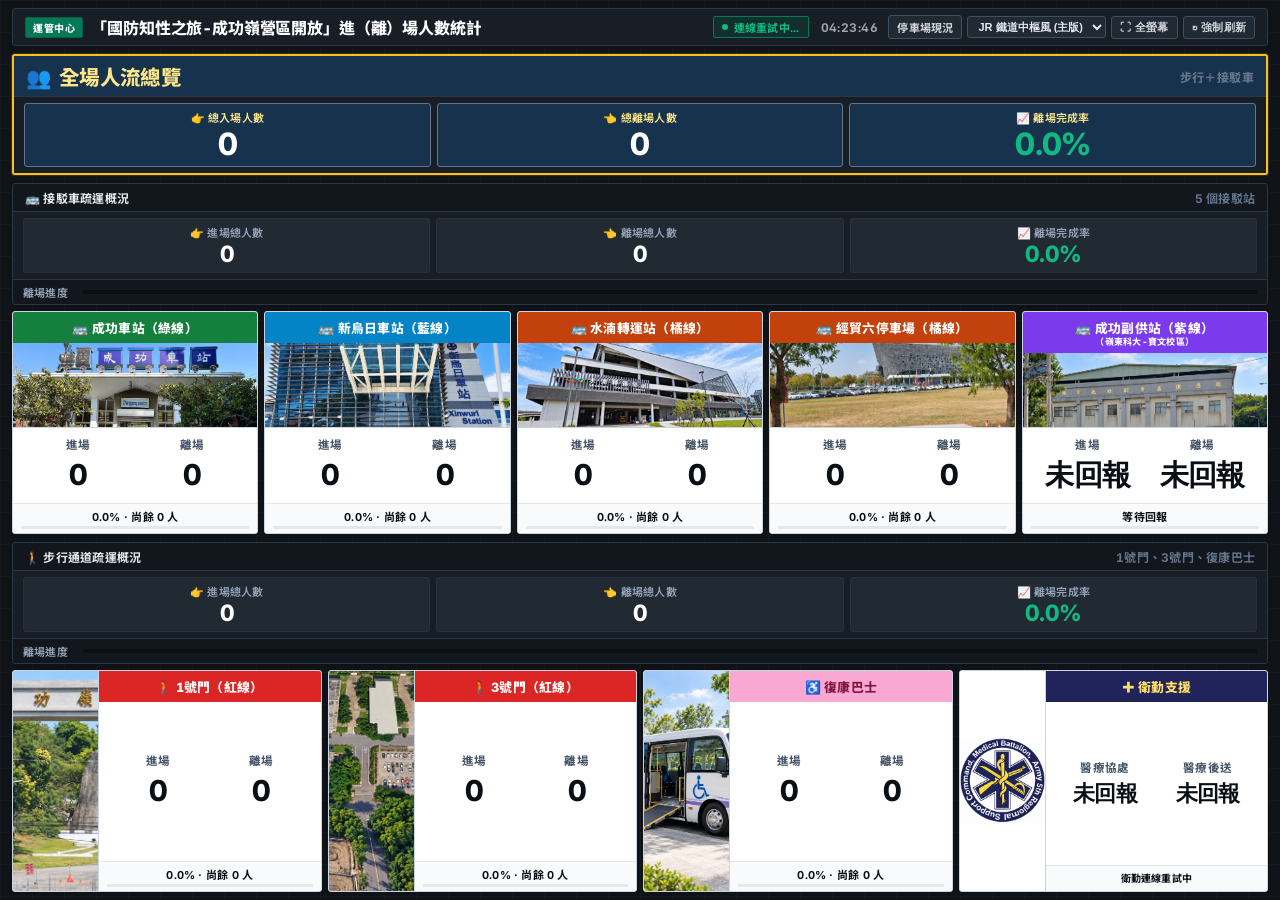
<file: index.html>
<!DOCTYPE html>
<html lang="zh-TW">
<head>
  <meta charset="UTF-8">
  <meta name="viewport" content="width=device-width, initial-scale=1">
  <title>「國防知性之旅-成功嶺營區開放」進（離）場人數統計</title>
  <link rel="preconnect" href="https://fonts.googleapis.com">
  <link rel="preconnect" href="https://fonts.gstatic.com" crossorigin>
  <link href="https://fonts.googleapis.com/css2?family=Inter:wght@400;600;700;800;900&family=Noto+Sans+TC:wght@400;500;700;900&display=swap" rel="stylesheet">
  <style>
    :root {
      /* 預設基礎主題變數 (🇯🇵 日本鐵道 JR 指揮中樞風 - 標竿秩序與極致易讀) */
      --theme-bg: #101419;
      --theme-grid: linear-gradient(to right, rgba(255, 255, 255, 0.02) 1px, transparent 1px),
                    linear-gradient(to bottom, rgba(255, 255, 255, 0.02) 1px, transparent 1px);
      --theme-grid-size: 32px 32px;
      
      --theme-surface: #171E25;
      --theme-surface-inner: #212933;
      --theme-border: #2B3746;
      --theme-border-light: #3E4E63;
      
      --text-white: #FFFFFF;
      --text-muted: #94A3B8;
      --text-label: #475569;
      --text-dark: #0A0F15;
      
      --badge-bg: #047857;
      --badge-text: #FFFFFF;
      --badge-border: #065F46;
      
      --card-white: #FFFFFF;
      --card-border: #CBD5E1;
      --card-footer: #F8FAFC;
      --card-radius: 3px;
      
      --track-bg: #E2E8F0;
      --fill-default: #0369A1;
      --warning-color: #D97706;
      --danger-color: #DC2626;
      
      /* JR 鐵道路線色標 (高辨識度、極度清楚) */
      --mil-green: #15803D;   /* 山手線綠 (綠線) */
      --mil-blue: #0284C7;    /* 京濱東北藍 (藍線) */
      --mil-amber: #D97706;   /* 總武線琥珀 (黃線) */
      --mil-purple: #7C3AED;  /* 半藏門紫 (紫線) */
      --mil-teal: #0D9488;    /* 常磐線青 (步行) */
      --mil-wine: #DC2626;    /* 丸之內紅 (紅線) */
    }

    /* 🛡️ 主題 2：Palantir 國防深海鈦金風 (五角大廈與國防態勢感知) */
    body.theme-palantir {
      --theme-bg: #090E17;
      --theme-grid: radial-gradient(rgba(56, 189, 248, 0.08) 1px, transparent 1px);
      --theme-grid-size: 24px 24px;
      --theme-surface: #0F1726;
      --theme-surface-inner: #152238;
      --theme-border: #1E2E48;
      --theme-border-light: #2A4064;
      --badge-bg: #1E3A8A;
      --badge-text: #93C5FD;
      --badge-border: #2563EB;
      --card-radius: 4px;
      --mil-green: #065F46;
      --mil-blue: #1E40AF;
      --mil-amber: #92400E;
      --mil-purple: #581C87;
      --mil-teal: #0F766E;
      --mil-wine: #831843;
      --fill-default: #2563EB;
    }

    /* 🚀 主題 3：SpaceX 航太任務控制室黑魂風 (消光黑底、雷射精準) */
    body.theme-spacex {
      --theme-bg: #050608;
      --theme-grid: none;
      --theme-surface: #0E1015;
      --theme-surface-inner: #161922;
      --theme-border: #222632;
      --theme-border-light: #32384A;
      --badge-bg: #B91C1C;
      --badge-text: #FFFFFF;
      --badge-border: #DC2626;
      --card-radius: 2px;
      --card-border: #4B5563;
      --mil-green: #059669;
      --mil-blue: #2563EB;
      --mil-amber: #D97706;
      --mil-purple: #9333EA;
      --mil-teal: #0D9488;
      --mil-wine: #E11D48;
      --fill-default: #FFFFFF;
    }

    /* 🌲 主題 4：北歐智慧交通 ITS 工業風 (Volvo / 歐規交通調度) */
    body.theme-nordic {
      --theme-bg: #111827;
      --theme-grid: linear-gradient(to right, rgba(255, 255, 255, 0.03) 1px, transparent 1px),
                    linear-gradient(to bottom, rgba(255, 255, 255, 0.03) 1px, transparent 1px);
      --theme-grid-size: 28px 28px;
      --theme-surface: #1F2937;
      --theme-surface-inner: #374151;
      --theme-border: #4B5563;
      --theme-border-light: #6B7280;
      --badge-bg: #0F766E;
      --badge-text: #CCFBF1;
      --badge-border: #14B8A6;
      --card-radius: 6px;
      --mil-green: #047857;
      --mil-blue: #1D4ED8;
      --mil-amber: #B45309;
      --mil-purple: #6D28D9;
      --mil-teal: #0E7490;
      --mil-wine: #BE123C;
      --fill-default: #0284C7;
    }

    /* 🇨🇭 主題 5：瑞士極簡工藝風 (理性幾何、包浩斯排印) */
    body.theme-swiss {
      --theme-bg: #0C0D12;
      --theme-grid: linear-gradient(to right, rgba(255, 255, 255, 0.025) 1px, transparent 1px),
                    linear-gradient(to bottom, rgba(255, 255, 255, 0.025) 1px, transparent 1px);
      --theme-grid-size: 32px 32px;
      --theme-surface: #14161F;
      --theme-surface-inner: #1B1E2B;
      --theme-border: #262A38;
      --theme-border-light: #343A4E;
      --badge-bg: #181B26;
      --badge-text: #E2E8F0;
      --badge-border: #33394B;
      --card-radius: 3px;
      --mil-green: #065F46;
      --mil-blue: #1E40AF;
      --mil-amber: #92400E;
      --mil-purple: #581C87;
      --mil-teal: #0F766E;
      --mil-wine: #831843;
      --fill-default: #1D4ED8;
    }

    * {
      box-sizing: border-box;
      margin: 0;
      padding: 0;
      user-select: none;
      -webkit-tap-highlight-color: transparent;
    }

    body {
      background-color: var(--theme-bg);
      background-image: var(--theme-grid);
      background-size: var(--theme-grid-size);
      font-family: 'Inter', -apple-system, BlinkMacSystemFont, "Segoe UI", 'Noto Sans TC', sans-serif;
      color: var(--text-white);
      padding: 8px 12px;
      min-height: 100svh;
      width: 100%;
      margin: 0 auto;
      display: grid;
      grid-template-rows: auto repeat(3, 1fr);
      gap: 8px;
      overflow-x: hidden;
      font-feature-settings: "tnum" 1, "cv02" 1, "cv03" 1, "cv04" 1;
      font-variant-numeric: tabular-nums;
      letter-spacing: -0.01em;
    }

    /* 頂部導航列 */
    header {
      display: flex;
      justify-content: space-between;
      align-items: center;
      background: var(--theme-surface);
      border: 1px solid var(--theme-border);
      border-radius: var(--card-radius);
      padding: 6px 12px;
      box-shadow: 0 1px 3px rgba(0, 0, 0, 0.25);
      gap: 10px;
    }

    .header-title {
      display: flex;
      align-items: center;
      gap: 8px;
      min-width: 0;
    }

    .header-badge {
      background: var(--badge-bg);
      color: var(--badge-text);
      border: 1px solid var(--badge-border);
      font-size: 10px;
      font-weight: 800;
      padding: 2px 7px;
      border-radius: 2px;
      letter-spacing: 0.06em;
      white-space: nowrap;
      flex-shrink: 0;
    }

    h1 {
      font-size: clamp(14px, 1.25vw, 18px);
      font-weight: 800;
      color: #FFFFFF;
      letter-spacing: -0.01em;
      white-space: nowrap;
      overflow: hidden;
      text-overflow: ellipsis;
    }

    .header-status {
      display: flex;
      align-items: center;
      gap: 12px;
      font-size: 12px;
      font-weight: 600;
      color: var(--text-muted);
      margin-left: auto;
      flex-shrink: 0;
    }

    .live-indicator {
      display: flex;
      align-items: center;
      gap: 6px;
      background: rgba(5, 122, 85, 0.18);
      border: 1px solid #057A55;
      color: #10B981;
      padding: 2px 8px;
      border-radius: 2px;
      font-size: 11px;
      font-weight: 700;
      letter-spacing: 0.02em;
      white-space: nowrap;
    }

    .live-dot {
      width: 6px;
      height: 6px;
      border-radius: 50%;
      background-color: #10B981;
      animation: pulse 2s infinite ease-in-out;
    }

    @keyframes pulse {
      0% { opacity: 0.35; }
      50% { opacity: 1; }
      100% { opacity: 0.35; }
    }

    #currentTime {
      font-family: 'Inter', monospace;
      font-weight: 700;
      color: #9CA3AF;
      letter-spacing: 0.04em;
      font-size: 12px;
    }

    /* 📱 置頂控制按鈕列 (風格切換 / 全螢幕 / 旋轉 / 鏡像) */
    .floating-toolbar {
      display: flex;
      align-items: center;
      gap: 5px;
      flex-shrink: 0;
    }

    .theme-select {
      background: var(--theme-surface-inner);
      color: #E2E8F0;
      border: 1px solid var(--theme-border-light);
      padding: 3px 6px;
      border-radius: var(--card-radius);
      font-size: 11px;
      font-weight: 700;
      cursor: pointer;
      outline: none;
      transition: all 0.15s ease;
    }

    .theme-select:hover, .theme-select:focus {
      border-color: #94A3B8;
      background: var(--theme-surface);
    }

    .fab-btn {
      background: var(--theme-surface-inner);
      color: #D1D5DB;
      border: 1px solid var(--theme-border-light);
      padding: 3px 8px;
      border-radius: var(--card-radius);
      font-size: 11px;
      font-weight: 700;
      cursor: pointer;
      display: inline-flex;
      align-items: center;
      gap: 4px;
      transition: all 0.12s ease;
      white-space: nowrap;
      letter-spacing: 0.02em;
    }

    .fab-btn:hover, .fab-btn:active {
      background: #FFFFFF;
      color: #0B0F19;
      border-color: #FFFFFF;
    }

    .fab-btn.active {
      background: #DC2626;
      border-color: #B91C1C;
      color: #FFFFFF;
    }


    /* 區塊容器 */
    .section-container {
      display: grid;
      grid-template-rows: auto 1fr;
      gap: 6px;
      min-width: 0;
    }

    /* 大盤統計橫幅 */
    .summary-banner {
      background: var(--theme-surface);
      border: 1px solid var(--theme-border);
      border-radius: var(--card-radius);
      overflow: hidden;
      box-shadow: 0 1px 3px rgba(0, 0, 0, 0.2);
    }

    .banner-header {
      background: rgba(0, 0, 0, 0.25);
      padding: 5px 12px;
      font-size: 12px;
      font-weight: 700;
      color: #E5E7EB;
      border-bottom: 1px solid var(--theme-border);
      display: flex;
      justify-content: space-between;
      align-items: center;
      letter-spacing: 0.02em;
    }

    .banner-header.amber {
      color: #FBBF24;
    }

    .banner-metrics {
      display: grid;
      grid-template-columns: repeat(3, 1fr);
      padding: 6px 10px;
      gap: 6px;
      background: var(--theme-surface);
    }

    .metric-box {
      text-align: center;
      background: var(--theme-surface-inner);
      padding: 5px 8px;
      border-radius: var(--card-radius);
      border: 1px solid rgba(255, 255, 255, 0.04);
      display: flex;
      flex-direction: column;
      justify-content: center;
    }

    .metric-label {
      font-size: 11px;
      font-weight: 600;
      color: var(--text-muted);
      margin-bottom: 1px;
      white-space: nowrap;
      letter-spacing: 0.02em;
    }

    .metric-value {
      font-size: clamp(19px, 2.5vh, 28px);
      font-weight: 800;
      font-family: 'Inter', sans-serif;
      color: #FFFFFF;
      letter-spacing: -0.03em;
      line-height: 1.15;
    }

    .metric-value.rate { color: #10B981; }
    .metric-value.amber { color: #F59E0B; }
    .metric-value.blue { color: #38BDF8; }

    .metric-capacity {
      color: var(--text-muted);
      font-size: 10px;
      margin-top: 1px;
      letter-spacing: 0.02em;
    }

    /* 大盤總進度條 */
    .banner-progress-row {
      display: flex;
      align-items: center;
      padding: 4px 10px;
      background: rgba(0, 0, 0, 0.25);
      border-top: 1px solid var(--theme-border);
      gap: 8px;
    }

    .progress-label {
      font-size: 11px;
      font-weight: 600;
      color: var(--text-muted);
      min-width: 52px;
      white-space: nowrap;
      letter-spacing: 0.02em;
    }

    .progress-track {
      flex: 1;
      height: 4px;
      background: rgba(0, 0, 0, 0.35);
      border-radius: 1px;
      overflow: hidden;
      position: relative;
    }

    .progress-fill {
      height: 100%;
      background: var(--fill-default);
      border-radius: 1px;
      width: 0%;
      transition: width 0.5s cubic-bezier(0.4, 0, 0.2, 1);
    }

    .progress-fill.amber {
      background: #F59E0B;
    }

    /* 🅿️ 停車場大盤指標欄位 (雙欄: 汽車剩餘 / 機車剩餘) */
    #parkingSection .banner-metrics {
      grid-template-columns: repeat(2, 1fr);
    }

    /* 🅿️ 七處停車場單站微型圖像化跑條 */
    .parking-bar-track {
      height: 3px;
      background: #E2E8F0;
      border-radius: 1.5px;
      overflow: hidden;
      margin: 2px auto;
      width: 85%;
    }
    .parking-bar-fill {
      height: 100%;
      background: #0284C7;
      border-radius: 1.5px;
      width: 0%;
      transition: width 0.4s ease;
    }
    .parking-bar-fill.amber {
      background: #D97706;
    }
    .parking-bar-fill.warning {
      background: #EAB308 !important;
    }
    .parking-bar-fill.danger {
      background: #DC2626 !important;
    }

    /* 🅿️ 停車場大盤總數雙進度條 (分開汽車與機車剩餘) */
    .parking-progress-dual {
      display: grid;
      grid-template-columns: 1fr 1fr;
      gap: 12px;
      padding: 4px 10px;
    }

    .parking-progress-col {
      display: flex;
      flex-direction: column;
      gap: 4px;
      margin-top: 6px;
      min-width: 0;
    }

    .progress-sub-header {
      display: flex;
      justify-content: space-between;
      align-items: center;
      line-height: 1.2;
    }

    .progress-sub-header .progress-label {
      font-size: 11px;
      font-weight: 700;
      color: var(--text-muted);
      letter-spacing: 0.02em;
    }

    .progress-sub-header .progress-pct {
      font-size: 11px;
      font-weight: 700;
      color: #FFFFFF;
      font-family: 'Inter', sans-serif;
      font-variant-numeric: tabular-nums;
      display: flex;
      align-items: center;
      gap: 4px;
    }
    .progress-sub-title {
      display: flex;
      align-items: center;
      gap: 6px;
    }
    .status-pill {
      font-size: 10px;
      font-weight: 800;
      padding: 1px 6px;
      border-radius: 3px;
      line-height: 1.2;
      letter-spacing: 0.02em;
      transition: all 0.3s ease;
    }
    .status-pill.green {
      background: rgba(16, 185, 129, 0.2);
      color: #34D399;
      border: 1px solid rgba(16, 185, 129, 0.4);
    }
    .status-pill.yellow {
      background: rgba(245, 158, 11, 0.2);
      color: #FBBF24;
      border: 1px solid rgba(245, 158, 11, 0.4);
    }
    .status-pill.red {
      background: rgba(220, 38, 38, 0.25);
      color: #F87171;
      border: 1px solid rgba(220, 38, 38, 0.5);
    }
    .parking-progress-col .progress-track {
      flex: none;
      height: 8px;
      border-radius: 3px;
    }
    .progress-mark {
      position: absolute;
      top: 0;
      bottom: 0;
      width: 1px;
      background: rgba(255, 255, 255, 0.18);
      pointer-events: none;
    }
    .progress-scale {
      display: flex;
      justify-content: space-between;
      font-size: 9px;
      color: #64748B;
      font-family: 'Inter', sans-serif;
      line-height: 1.1;
      padding: 0 1px;
      user-select: none;
    }

    /* 卡片網格 */
    .cards-grid {
      display: grid;
      gap: 6px;
    }

    .grid-4 { grid-template-columns: repeat(4, 1fr); }
    .grid-3 { grid-template-columns: repeat(3, 1fr); }
    .grid-7 { grid-template-columns: repeat(7, minmax(0, 1fr)); }

    /* 單一站點與停車場卡片 - 白底黑字面盤 */
    .station-card {
      background: var(--card-white);
      border: 1px solid var(--card-border);
      border-radius: var(--card-radius);
      overflow: hidden;
      box-shadow: 0 1px 3px rgba(0, 0, 0, 0.12);
      display: flex;
      flex-direction: column;
      min-width: 0;
    }

    .card-header {
      padding: 5px 8px;
      font-size: clamp(11px, 0.95vw, 13px);
      font-weight: 800;
      color: #FFFFFF;
      text-align: center;
      letter-spacing: 0.02em;
      white-space: nowrap;
      overflow: hidden;
      text-overflow: ellipsis;
    }

    .station-name-detail { display: block; font-size: 0.7em; line-height: 1.15; }

    /* 色標對應各線 */
    .bg-green  { background: var(--mil-green); }
    .bg-blue   { background: var(--mil-blue); }
    .bg-orange { background: #C2410C; }
    .bg-amber  { background: var(--mil-amber); }
    .bg-purple { background: var(--mil-purple); }
    .bg-pink   { background: #F9A8D4; color: #831843; }
    .bg-red    { background: #DC2626; }
    .bg-teal   { background: var(--mil-teal); }

    .station-photo {
      display: block;
      width: 100%;
      height: clamp(72px, 12vh, 140px);
      min-height: 0;
      flex: 0 1 auto;
      object-fit: cover;
      object-position: center;
      border-bottom: 1px solid var(--card-border);
    }


    @media (orientation: landscape) and (max-height: 579px) {
      .station-photo { height: clamp(24px, 9dvh, 48px); }
    }

    .card-body {
      display: grid;
      grid-template-columns: 1fr 1fr;
      padding: 6px 8px;
      gap: 4px;
      background: #FFFFFF;
      flex: 1;
      align-items: center;
    }

    .card-col {
      text-align: center;
      min-width: 0;
    }

    .card-col-label {
      font-size: 11px;
      font-weight: 700;
      color: var(--text-label);
      margin-bottom: 2px;
      letter-spacing: 0.03em;
    }

    .card-col-num {
      font-size: clamp(19px, 2.7vh, 27px);
      font-weight: 800;
      font-family: 'Inter', sans-serif;
      color: var(--text-dark);
      line-height: 1.15;
      letter-spacing: -0.03em;
      white-space: nowrap;
    }

    .card-col-num.remain {
      color: #0369A1;
    }

    .card-col-num.unavailable {
      color: #9CA3AF;
    }

    .parking-capacity {
      color: #6B7280;
      font-size: 11px;
      margin-top: 2px;
      white-space: nowrap;
      letter-spacing: 0.02em;
    }

    .card-footer {
      padding: 4px 8px;
      background: var(--card-footer);
      border-top: 1px solid #E5E7EB;
    }

    .card-status-text {
      font-size: 11px;
      font-weight: 700;
      color: var(--text-dark);
      text-align: center;
      margin-bottom: 2px;
      white-space: nowrap;
      letter-spacing: 0.02em;
    }

    .card-progress-track {
      height: 3px;
      background: #E5E7EB;
      border-radius: 1px;
      overflow: hidden;
    }

    .card-progress-fill {
      height: 100%;
      background: var(--fill-default);
      border-radius: 1px;
      width: 0%;
      transition: width 0.5s cubic-bezier(0.4, 0, 0.2, 1);
    }

    .card-progress-fill.warning { background: var(--warning-color) !important; }
    .card-progress-fill.danger  { background: var(--danger-color) !important; }

    footer {
      text-align: center;
      font-size: 11px;
      color: #6B7280;
      padding: 3px 0;
      letter-spacing: 0.03em;
    }

    #liveText:empty { display: none; }
    .live-indicator:has(#liveText:empty) {
      padding: 0;
      background: none;
      border: 0;
    }

    /* ===== 獨立看板排版設定 ===== */
    html, body {
      height: 100%;
      min-height: 100svh;
      width: 100%;
      box-sizing: border-box;
      margin: 0;
      padding: 0;
      overflow-x: hidden;
    }
    body {
      display: flex;
      flex-direction: column;
      gap: 6px;
      padding: 6px 10px;
      box-sizing: border-box;
      overflow-y: auto;
    }
    .page-link {
      text-decoration: none;
      display: inline-flex;
      align-items: center;
    }
    .section-container {
      display: flex;
      flex-direction: column;
      gap: 5px;
      min-height: 0;
    }
    .overall-summary {
      margin-bottom: 0;
    }
    .summary-banner {
      margin-bottom: 0;
    }

    /* 網格系統：預設大螢幕（接駁車 5 站、步行門 2 站） */
    .grid-5 { grid-template-columns: repeat(5, minmax(0, 1fr)); }
    .grid-2 { grid-template-columns: repeat(2, minmax(0, 1fr)); }

    /* 🖥️ 大螢幕 / 電視戰情看板 (高度 >= 580px 且 寬度 >= 900px)：滿屏無捲動、零多餘留白 */
    @media (min-height: 580px) and (min-width: 900px) {
      body {
        height: 100vh;
        overflow: hidden; /* 滿屏呈現，不需要任何滑動 */
        padding: 8px 12px;
        gap: 8px;
      }
      header {
        flex: 0 0 auto;
      }
      .overall-summary {
        flex: 0 0 auto;
      }
      .section-container {
        flex: 1 1 0;
        min-height: 0;
        gap: 6px;
      }
      .section-container .summary-banner {
        flex: 0 0 auto;
      }
      .section-container .cards-grid {
        flex: 1 1 0;
        min-height: 0;
        display: grid;
        gap: 6px;
      }
      .station-card {
        height: 100%;
        display: flex;
        flex-direction: column;
      }
      .station-card .card-header {
        flex: 0 0 auto;
        padding: 6px 8px;
        font-size: clamp(12px, 1vw, 15px);
      }
      .station-card .card-body {
        flex: 1 1 0;
        display: flex;
        align-items: center;
        justify-content: space-around;
        padding: 8px 10px;
      }
      .station-card .card-col {
        flex: 1;
        min-width: 0;
        min-height: 0;
        display: flex;
        flex-direction: column;
        align-items: center;
        justify-content: center;
      }
      .station-card .card-col-label {
        font-size: clamp(11px, 0.9vw, 13px);
        margin-bottom: 4px;
      }
      .station-card .card-col-num {
        font-size: clamp(24px, 3.2vh, 36px);
        line-height: 1.35;
      }
      .station-card .card-footer {
        flex: 0 0 auto;
        padding: 4px 8px;
      }
    }

    /* 📱 平板與手機橫向 (width <= 1100px 且橫向，或寬度 <= 960px) */
    @media (max-width: 1100px) and (orientation: landscape), (max-width: 960px) {
      .grid-5 { grid-template-columns: repeat(3, minmax(0, 1fr)); }
      .grid-5 .card-header { white-space: normal; overflow: visible; min-height: 30px; }
      .grid-2 { grid-template-columns: repeat(2, minmax(0, 1fr)); }
    }

    /* 📱 手機直向窄螢幕 (width <= 600px) */
    @media (max-width: 600px) {
      body {
        padding-bottom: max(16px, env(safe-area-inset-bottom));
      }
      header { flex-direction: column; align-items: flex-start; gap: 6px; }
      .header-right { width: 100%; justify-content: flex-end; }
      .floating-toolbar { flex-wrap: wrap; }
      .grid-5 { grid-template-columns: repeat(2, minmax(0, 1fr)); }
      .grid-2 { grid-template-columns: repeat(2, minmax(0, 1fr)); }
      #overallNote { font-size: 11px; }
    }
    /* 橫向小螢幕：統計單行、五站同列，卡片使用剩餘高度。 */
    @media (orientation: landscape) and (max-height: 579px) {
      html { height: 100%; min-height: 0; }
      body { height: 100dvh; min-height: 0; padding: 4px 8px; gap: 4px; }
      header { flex: none; padding: 3px 6px; gap: 6px; }
      .header-badge { display: none; }
      h1 { font-size: 11px; white-space: normal; line-height: 1.15; }
      .header-status { gap: 4px; }
      #currentTime { font-size: 10px; }
      .floating-toolbar { gap: 4px; }
      .fab-btn, .theme-select { font-size: 10px; padding: 2px 5px; }
      .theme-select { appearance: none; max-width: 145px; }
      .overall-summary, .summary-banner { flex: none; display: grid; grid-template-columns: 130px minmax(0, 1fr); align-items: center; }
      .banner-header { flex-direction: column; align-items: flex-start; border: 0; padding: 2px 5px; font-size: 10px; line-height: 13px; }
      .banner-header > span:last-child { font-size: 9px !important; }
      .section-container .banner-header > span:last-child { display: none; }
      .banner-metrics { padding: 2px; gap: 4px; }
      .metric-box { flex-direction: row; align-items: center; gap: 4px; padding: 2px 3px; }
      .metric-label { font-size: 9px; margin: 0; }
      .metric-value { font-size: 18px; line-height: 21px; }
      .banner-progress-row { display: none; }
      .section-container { flex: 1 1 0; min-height: 0; gap: 4px; }
      .cards-grid { flex: 1 1 0; min-height: 0; gap: 4px; }
      .grid-5 { grid-template-columns: repeat(5, minmax(0, 1fr)); }
      .grid-2 { grid-template-columns: repeat(2, minmax(0, 1fr)); }
      .card-header, .grid-5 .card-header { flex: none; min-height: 24px; padding: 2px; font-size: 10px; white-space: normal; line-height: 12px; display: grid; align-items: center; }
      .card-body { padding: 2px; gap: 3px; }
      .card-col { display: flex; flex-direction: column; align-items: center; justify-content: center; }
      .card-col-label { font-size: 9px; line-height: 11px; margin: 0; }
      .card-col-num { font-size: clamp(17px, 5dvh, 23px); line-height: 1.2; }
      .card-footer { flex: none; padding: 2px 3px; }
      .card-status-text { font-size: 9px; line-height: 11px; margin-bottom: 1px; }
    }

    /* ???????????????????????? */
    @media (min-width: 1366px) and (min-height: 768px) {
      body { padding: 12px; gap: 12px; }
      header { padding: 14px 18px; min-height: 64px; }
      h1 { font-size: clamp(20px, 1.7vw, 32px); white-space: normal; }
      .header-title { gap: 14px; }
      .header-badge { font-size: 12px; padding: 5px 10px; }
      .overall-summary { display: grid; grid-template-columns: minmax(200px, 1fr) 3fr; }
      .overall-summary .banner-header { flex-direction: column; align-items: flex-start; justify-content: center; gap: 8px; border-bottom: 0; border-right: 1px solid var(--theme-border); }
      .banner-header { font-size: clamp(14px, 1.2vw, 22px); padding: 10px 14px; }
      .banner-header span:last-child { font-size: 12px; font-weight: 500; }
      .banner-metrics { padding: 10px; gap: 10px; }
      .metric-box { padding: 8px 12px; gap: 4px; }
      .metric-label { font-size: 14px; }
      .metric-value { font-size: clamp(24px, 2vw, 38px); }
      #shuttleSection { flex: 1.25 1 0; gap: 10px; }
      #gateSection { flex: 1 1 0; gap: 10px; }
      .section-container .summary-banner { display: grid; grid-template-columns: minmax(220px, 1.1fr) 3fr; }
      .section-container .banner-header { border-bottom: 0; flex-wrap: wrap; gap: 6px; }
      .section-container .banner-metrics { padding: 6px 10px; }
      .section-container .metric-box { flex-direction: row; align-items: center; gap: 12px; padding: 5px 8px; }
      .section-container .metric-label { font-size: 12px; }
      .section-container .metric-value { font-size: clamp(18px, 1.35vw, 26px); }
      .section-container .banner-progress-row { grid-column: 1 / -1; padding: 4px 14px; }
      .section-container .cards-grid { gap: 12px; }
      .station-card .card-header { text-align: left; padding: 10px 14px; font-size: clamp(14px, 1.1vw, 21px); }
      .station-photo { height: clamp(80px, 14vh, 160px); flex: 0 1 auto; }
      .station-card .card-body { padding: 10px 14px; }
      .station-card .card-col + .card-col { border-left: 1px solid #CBD5E1; }
      .station-card .card-col-label { font-size: 15px; margin-bottom: 4px; }
      .station-card .card-col-num { font-size: clamp(28px, 4.2vh, 48px); line-height: 1.3; }
      .station-card .card-footer { display: flex; flex-direction: column; gap: 6px; padding: 8px 18px; }
      .card-progress-track { order: -1; height: 10px; border-radius: 999px; }
      .card-progress-fill { border-radius: inherit; }
      .card-status-text { font-size: 14px; margin: 0; }
      #shuttleSection .card-body { flex: 0 0 88px; }
      #shuttleSection .station-photo { flex: 1 1 0; min-height: 0; }
      .station-card .card-header { white-space: normal; overflow-wrap: anywhere; }
      #gateSection .banner-progress-row { display: none; }
      .station-card .card-body { min-height: 0; }
      .station-card .card-header, .station-card .card-footer { flex-shrink: 0; }
      #gateSection .card-header { padding: 8px 14px; }
      #gateSection .card-col-num { font-size: clamp(34px, 5.5vh, 64px); }
      #gateSection .card-col:first-child .card-col-num { color: #047857; }
      #gateSection .card-col:last-child .card-col-num { color: #075985; }
    }

    /* Mobile landscape: distinguish counts and progress while keeping all seven stations visible. */
    @media (orientation: landscape) and (max-height: 579px) {
      .station-card .card-header { text-align: left; padding-inline: 5px; }
      .station-card .card-body { gap: 0; min-height: 0; }
      .station-card .card-col + .card-col { border-left: 1px solid #CBD5E1; }
      .station-card .card-col:first-child .card-col-num { color: #047857; }
      .station-card .card-col:last-child .card-col-num { color: #075985; }
      .station-card .card-footer { display: flex; flex-direction: column; gap: 2px; }
      .station-card .card-progress-track { order: -1; height: 4px; border-radius: 999px; }
      .station-card .card-progress-fill { border-radius: inherit; }
      .station-card .card-status-text { margin: 0; }
      #gateSection .card-col-num { font-size: clamp(17px, 6dvh, 28px); }
    }
    @media (orientation: landscape) and (max-height: 340px) {
      .station-photo { display: none; }
      #gateSection .card-col-num { font-size: 17px; }
    }
    /* The overall total leads the shuttle and walking summaries. */
    .overall-summary { border: 2px solid #FBBF24; box-shadow: 0 0 0 1px rgba(251, 191, 36, .15); }
    .overall-summary .banner-header { background: #17324D; color: #FDE68A; font-size: clamp(18px, 1.6vw, 28px); font-weight: 800; }
    .overall-summary .banner-header > span:first-child { font-size: inherit; }
    .overall-summary .metric-box { border-color: #64748B; background: #17324D; }
    .overall-summary .metric-label { color: #FDE68A; }
    .overall-summary .metric-value { font-size: clamp(28px, 2.4vw, 44px); }
    @media (orientation: landscape) and (max-height: 579px) {
      .overall-summary { grid-template-columns: 155px minmax(0, 1fr); }
      .overall-summary .banner-header { font-size: 13px; line-height: 16px; }
      .overall-summary .metric-value { font-size: 20px; line-height: 23px; }
    }
    /* Walking gates keep photos beside the counts instead of above them. */
    #gateSection .station-card {
      position: relative;
      display: grid;
      grid-template-columns: 28% minmax(0, 1fr);
      grid-template-rows: auto minmax(0, 1fr) auto;
    }
    #gateSection .station-photo {
      display: block;
      position: absolute;
      inset: 0 auto 0 0;
      width: 28%;
      height: 100%;
      border-bottom: 0;
      border-right: 1px solid var(--card-border);
      box-sizing: border-box;
    }
    #gateSection .card-header, #gateSection .card-body, #gateSection .card-footer { grid-column: 2; }
    #gateSection .card-header { grid-row: 1; }
    #gateSection .card-body { grid-row: 2; min-height: 0; }
    #gateSection .card-footer { grid-row: 3; }
    @media (max-width: 600px) and (orientation: portrait) {
      #gateSection .grid-2 { grid-template-columns: minmax(0, 1fr); }
    }
    #gateSection .grid-2 { grid-template-columns: repeat(4, minmax(0, 1fr)); }
    #gateSection .medical-card .station-photo { object-fit: contain; background: #fff; }
    .medical-card .card-header { background: #20245b; color: #ffe06a; }
    .medical-card .card-footer { display: flex; justify-content: center; flex-wrap: wrap; gap: 2px 8px; }
    .medical-card .card-status-text { font-size: 10px; }
    .medical-form-link { font-size: 11px; color: #075985; font-weight: 700; white-space: nowrap; }
    #gateSection .medical-card .card-col-num.medical-pending { font-size: clamp(14px, 2.4vh, 26px); }
    #gateSection .medical-card .card-footer { flex-direction: column; align-items: center; }
    @media (orientation: landscape) and (max-height: 579px) {
      #gateSection .card-col-num { font-size: clamp(17px, 5dvh, 23px); }
    }
    @media (max-width: 600px) and (orientation: portrait) {
      #gateSection .grid-2 { grid-template-columns: minmax(0, 1fr); }
    }
    .card-col-num, .metric-value { font-variant-numeric: tabular-nums; }
    .number-updating { text-shadow: 0 0 12px rgba(56, 189, 248, .28); }
    @media (prefers-reduced-motion: reduce) {
      .number-updating { text-shadow: none; }
    }
  </style>
</head>
<body class="theme-jr">
  <!-- 頂部資訊列 -->
  <header>
    <div class="header-title">
      <span class="header-badge">運管中心</span>
      <h1>「國防知性之旅-成功嶺營區開放」進（離）場人數統計</h1>
    </div>
    <div class="header-status">
      <div class="live-indicator" id="liveBadge">
        <span class="live-dot"></span>
        <span id="liveText" role="status"></span>
      </div>
      <div id="currentTime">--:--:--</div>
    </div>
    <div class="floating-toolbar">
      <a class="fab-btn page-link" href="parking.html">停車場現況</a>
      <select id="themeSelector" class="theme-select" onchange="applyTheme(this.value)">
        <option value="jr" selected>JR 鐵道中樞風 (主版)</option>
        <option value="palantir">Palantir 國防風</option>
        <option value="spacex">SpaceX 航太風</option>
        <option value="nordic">北歐交通 ITS 風</option>
        <option value="swiss">瑞士工藝風</option>
      </select>
      <button id="fabFullscreen" class="fab-btn" onclick="toggleFullscreen()">⛶ 全螢幕</button>
      <button id="fabRefresh" class="fab-btn" onclick="forceRefresh()">↻ 強制刷新</button>
    </div>
  </header>

  <section class="summary-banner overall-summary" aria-label="步行與接駁合計人流">
    <div class="banner-header">
      <span>👥 全場人流總覽</span>
      <span style="font-size: 12px; color: #64748B;" id="overallNote">步行＋接駁車</span>
    </div>
    <div class="banner-metrics">
      <div class="metric-box">
        <div class="metric-label">👉 總入場人數</div>
        <div class="metric-value" id="overallTotalIn">0</div>
      </div>
      <div class="metric-box">
        <div class="metric-label">👈 總離場人數</div>
        <div class="metric-value" id="overallTotalOut">0</div>
      </div>
      <div class="metric-box">
        <div class="metric-label">📈 離場完成率</div>
        <div class="metric-value rate" id="overallTotalRate">0.0%</div>
      </div>
    </div>
  </section>

  <!-- ========================================== -->
  <!-- 🚌 段落一：接駁車疏運概況 -->
  <!-- ========================================== -->
  <div class="section-container horizontal-section" id="shuttleSection">
    <div class="summary-banner">
      <div class="banner-header">
        <span>🚌 接駁車疏運概況</span>
        <span style="font-size: 12px; color: #64748B;">5 個接駁站</span>
      </div>
      <div class="banner-metrics">
        <div class="metric-box">
          <div class="metric-label">👉 進場總人數</div>
          <div class="metric-value" id="busTotalIn">0</div>
        </div>
        <div class="metric-box">
          <div class="metric-label">👈 離場總人數</div>
          <div class="metric-value" id="busTotalOut">0</div>
        </div>
        <div class="metric-box">
          <div class="metric-label">📈 離場完成率</div>
          <div class="metric-value rate" id="busTotalRate">0.0%</div>
        </div>
      </div>
      <div class="banner-progress-row">
        <span class="progress-label">離場進度</span>
        <div class="progress-track">
          <div class="progress-fill" id="busMainBar"></div>
        </div>
      </div>
    </div>

    <!-- 5 個接駁車站卡片 -->
    <div class="cards-grid grid-5">
      <!-- 成功車站 -->
      <div class="station-card">
        <div class="card-header bg-green">🚌 成功車站（綠線）</div>
        <img class="station-photo" src="assets/stations/chenggong.jpg?v=20261002-real" alt="成功車站（綠線）" width="1280" height="960" decoding="async" style="object-position: center 28%;">
        <div class="card-body">
          <div class="card-col">
            <div class="card-col-label">進場</div>
            <div class="card-col-num" id="bus1In">0</div>
          </div>
          <div class="card-col">
            <div class="card-col-label">離場</div>
            <div class="card-col-num" id="bus1Out">0</div>
          </div>
        </div>
        <div class="card-footer">
          <div class="card-status-text" id="bus1Status">0.0% · 尚餘 0 人</div>
          <div class="card-progress-track">
            <div class="card-progress-fill" id="bus1Bar"></div>
          </div>
        </div>
      </div>

      <!-- 新烏日車站 -->
      <div class="station-card">
        <div class="card-header bg-blue">🚌 新烏日車站（藍線）</div>
        <img class="station-photo" src="assets/stations/xinwuri.jpg?v=20261002" alt="新烏日車站（藍線）" width="1254" height="1254" decoding="async" style="object-position: center 66%;">
        <div class="card-body">
          <div class="card-col">
            <div class="card-col-label">進場</div>
            <div class="card-col-num" id="bus2In">0</div>
          </div>
          <div class="card-col">
            <div class="card-col-label">離場</div>
            <div class="card-col-num" id="bus2Out">0</div>
          </div>
        </div>
        <div class="card-footer">
          <div class="card-status-text" id="bus2Status">0.0% · 尚餘 0 人</div>
          <div class="card-progress-track">
            <div class="card-progress-fill" id="bus2Bar"></div>
          </div>
        </div>
      </div>

      <!-- 水湳轉運站 -->
      <div class="station-card">
        <div class="card-header bg-orange">🚌 水湳轉運站（橘線）</div>
        <img class="station-photo" src="assets/stations/shuinan.jpg?v=20261002" alt="水湳轉運站（橘線）" width="1448" height="1086" decoding="async" style="object-position: center 60%;">
        <div class="card-body">
          <div class="card-col">
            <div class="card-col-label">進場</div>
            <div class="card-col-num" id="bus4In">0</div>
          </div>
          <div class="card-col">
            <div class="card-col-label">離場</div>
            <div class="card-col-num" id="bus4Out">0</div>
          </div>
        </div>
        <div class="card-footer">
          <div class="card-status-text" id="bus4Status">0.0% · 尚餘 0 人</div>
          <div class="card-progress-track">
            <div class="card-progress-fill" id="bus4Bar"></div>
          </div>
        </div>
      </div>

      <!-- 經貿六停車場 -->
      <div class="station-card">
        <div class="card-header bg-orange">🚌 經貿六停車場（橘線）</div>
        <img class="station-photo" src="assets/stations/jingmao6.jpg?v=20261002-replacement" alt="經貿六停車場（橘線）" width="1126" height="1397" decoding="async" style="object-position: center 52%;">
        <div class="card-body">
          <div class="card-col">
            <div class="card-col-label">進場</div>
            <div class="card-col-num" id="bus3In">0</div>
          </div>
          <div class="card-col">
            <div class="card-col-label">離場</div>
            <div class="card-col-num" id="bus3Out">0</div>
          </div>
        </div>
        <div class="card-footer">
          <div class="card-status-text" id="bus3Status">0.0% · 尚餘 0 人</div>
          <div class="card-progress-track">
            <div class="card-progress-fill" id="bus3Bar"></div>
          </div>
        </div>
      </div>

      <!-- 嶺東科大-寶文校區 -->
      <div class="station-card">
        <div class="card-header bg-purple"><span>🚌 成功副供站（紫線）<small class="station-name-detail">（嶺東科大-寶文校區）</small></span></div>
        <img class="station-photo" src="assets/stations/lingdong.jpg?v=20261002-photo" alt="成功副供站（嶺東科大-寶文校區）（紫線）" width="1138" height="1382" decoding="async" style="object-position: center 44%;">
        <div class="card-body">
          <div class="card-col">
            <div class="card-col-label">進場</div>
            <div class="card-col-num" id="bus5In">未回報</div>
          </div>
          <div class="card-col">
            <div class="card-col-label">離場</div>
            <div class="card-col-num" id="bus5Out">未回報</div>
          </div>
        </div>
        <div class="card-footer">
          <div class="card-status-text" id="bus5Status">等待回報</div>
          <div class="card-progress-track">
            <div class="card-progress-fill" id="bus5Bar"></div>
          </div>
        </div>
      </div>
    </div>
  </div>

  <!-- ========================================== -->
  <!-- 🚶 段落二：步行通道疏運概況 -->
  <!-- ========================================== -->
  <div class="section-container horizontal-section" id="gateSection">
    <div class="summary-banner">
      <div class="banner-header">
        <span>🚶 步行通道疏運概況</span>
        <span style="font-size: 12px; color: #64748B;">1號門、3號門、復康巴士</span>
      </div>
      <div class="banner-metrics">
        <div class="metric-box">
          <div class="metric-label">👉 進場總人數</div>
          <div class="metric-value" id="walkTotalIn">0</div>
        </div>
        <div class="metric-box">
          <div class="metric-label">👈 離場總人數</div>
          <div class="metric-value" id="walkTotalOut">0</div>
        </div>
        <div class="metric-box">
          <div class="metric-label">📈 離場完成率</div>
          <div class="metric-value rate" id="walkTotalRate">0.0%</div>
        </div>
      </div>
      <div class="banner-progress-row">
        <span class="progress-label">離場進度</span>
        <div class="progress-track">
          <div class="progress-fill" id="walkMainBar"></div>
        </div>
      </div>
    </div>

    <!-- 2 個步行門卡片 -->
    <div class="cards-grid grid-2">
      <!-- 1號門 -->
      <div class="station-card">
        <div class="card-header bg-red">🚶 1號門（紅線）</div>
        <img class="station-photo" src="assets/stations/gate1.jpg?v=20261002" alt="1號門（紅線）" width="1728" height="910" decoding="async" style="object-position: center 10%;">
        <div class="card-body">
          <div class="card-col">
            <div class="card-col-label">進場</div>
            <div class="card-col-num" id="walk1In">0</div>
          </div>
          <div class="card-col">
            <div class="card-col-label">離場</div>
            <div class="card-col-num" id="walk1Out">0</div>
          </div>
        </div>
        <div class="card-footer">
          <div class="card-status-text" id="walk1Status">0.0% · 尚餘 0 人</div>
          <div class="card-progress-track">
            <div class="card-progress-fill" id="walk1Bar"></div>
          </div>
        </div>
      </div>

      <!-- 3號門 -->
      <div class="station-card">
        <div class="card-header bg-red">🚶 3號門（紅線）</div>
        <img class="station-photo" src="assets/stations/gate3.jpg?v=20261002" alt="3號門（紅線）" width="1672" height="941" decoding="async" style="object-position: center 85%;">
        <div class="card-body">
          <div class="card-col">
            <div class="card-col-label">進場</div>
            <div class="card-col-num" id="walk2In">0</div>
          </div>
          <div class="card-col">
            <div class="card-col-label">離場</div>
            <div class="card-col-num" id="walk2Out">0</div>
          </div>
        </div>
        <div class="card-footer">
          <div class="card-status-text" id="walk2Status">0.0% · 尚餘 0 人</div>
          <div class="card-progress-track">
            <div class="card-progress-fill" id="walk2Bar"></div>
          </div>
        </div>
      </div>


      <!-- 復康巴士 -->
      <div class="station-card accessible-card">
        <div class="card-header bg-pink">♿ 復康巴士</div>
        <img class="station-photo" src="assets/stations/accessible-bus.png?v=20261003" alt="復康巴士示意圖" width="1254" height="1254" decoding="async" style="object-position: center 60%;">
        <div class="card-body">
          <div class="card-col">
            <div class="card-col-label">進場</div>
            <div class="card-col-num" id="accessibleIn">0</div>
          </div>
          <div class="card-col">
            <div class="card-col-label">離場</div>
            <div class="card-col-num" id="accessibleOut">0</div>
          </div>
        </div>
        <div class="card-footer">
          <div class="card-status-text" id="accessibleStatus">0.0% · 尚餘 0 人</div>
          <div class="card-progress-track">
            <div class="card-progress-fill" id="accessibleBar"></div>
          </div>
        </div>
      </div>

      <!-- 衛勤支援：獨立回報，不計入進離場總數 -->
      <div class="station-card medical-card">
        <div class="card-header">✚ 衛勤支援</div>
        <img class="station-photo" src="assets/stations/medical.jpg?v=20261009" alt="衛勤支援徽章" width="1024" height="1024" decoding="async">
        <div class="card-body">
          <div class="card-col">
            <div class="card-col-label">醫療協處</div>
            <div class="card-col-num medical-pending" id="medicalAssistance">未回報</div>
          </div>
          <div class="card-col">
            <div class="card-col-label">醫療後送</div>
            <div class="card-col-num medical-pending" id="medicalEvacuation">未回報</div>
          </div>
        </div>
        <div class="card-footer">
          <div class="card-status-text" id="medicalStatus">獨立統計 · 人</div>
          <a class="medical-form-link" id="medicalFormLink" target="_blank" rel="noopener noreferrer" hidden>衛勤填報 ↗</a>
        </div>
      </div>
    </div>
  </div>

  <!-- ========================================== -->
  <!-- 🅿️ 段落三：六大停車場車位即時監控 (總容量 3,000 席) -->
  <!-- ========================================== -->

  <script>
    const SPREADSHEET_ID = "1SOb3pPSJoxGorKtGzcQuYh3FgNAN3UGD68TE5qR679w";

    const PARKING_LOTS = [
  {
    "name": "五都日出",
    "cars": 1008,
    "motorcycles": 168
  },
  {
    "name": "新烏日",
    "cars": 266,
    "motorcycles": 352
  },
  {
    "name": "*嶺東科大",
    "cars": 90,
    "motorcycles": 800
  },
  {
    "name": "*台中科大",
    "cars": 0,
    "motorcycles": 200
  },
  {
    "name": "水湳轉運站",
    "cars": 614,
    "motorcycles": 1253
  },
  {
    "name": "*經貿六",
    "cars": 563,
    "motorcycles": 0
  },
  {
    "name": "*經貿八",
    "cars": 482,
    "motorcycles": 0
  }
];

    function formatNumber(num) {
      return Number(num || 0).toLocaleString('en-US');
    }

    const numberAnimations = new Map();
    function setNumberText(element, text) {
      const targetText = String(text);
      const running = numberAnimations.get(element);
      if (running?.targetText === targetText) return;
      if (running) {
        cancelAnimationFrame(running.frame);
        numberAnimations.delete(element);
      }
      const parse = value => {
        const match = String(value).trim().match(/^([\d,]+(?:\.\d+)?)(%)?$/);
        return match ? { value: Number(match[1].replace(/,/g, '')), percent: Boolean(match[2]) } : null;
      };
      const target = parse(targetText);
      const current = parse(element.textContent) || { value: 0, percent: target?.percent };
      const reducedMotion = typeof matchMedia === 'function' && matchMedia('(prefers-reduced-motion: reduce)').matches;
      if (!target || current.percent !== target.percent || current.value === target.value ||
          typeof requestAnimationFrame !== 'function' || reducedMotion || document.hidden) {
        element.textContent = targetText;
        element.classList.toggle('number-updating', false);
        return;
      }
      const started = performance.now();
      const state = { targetText, frame: null };
      numberAnimations.set(element, state);
      element.classList.toggle('number-updating', true);
      const tick = now => {
        const progress = Math.min(1, Math.max(0, (now - started) / 800));
        const eased = 1 - Math.pow(1 - progress, 3);
        const value = current.value + (target.value - current.value) * eased;
        element.textContent = target.percent ? value.toFixed(1) + '%' : formatNumber(Math.round(value));
        if (progress < 1) state.frame = requestAnimationFrame(tick);
        else {
          element.textContent = targetText;
          element.classList.toggle('number-updating', false);
          numberAnimations.delete(element);
        }
      };
      state.frame = requestAnimationFrame(tick);
    }

    function calcRate(totalCap, currentUsed) {
      if (!totalCap || totalCap <= 0) return { pctText: "0.0%", pctNum: 0, remain: 0 };
      const pct = Math.min(100, Math.round((currentUsed / totalCap) * 1000) / 10);
      const remain = Math.max(0, totalCap - currentUsed);
      return {
        pctText: pct.toFixed(1) + "%",
        pctNum: pct,
        remain: remain
      };
    }

    function updateClock() {
      const now = new Date();
      const hours = String(now.getHours()).padStart(2, '0');
      const minutes = String(now.getMinutes()).padStart(2, '0');
      const seconds = String(now.getSeconds()).padStart(2, '0');
      document.getElementById('currentTime').textContent = `${hours}:${minutes}:${seconds}`;
    }
    setInterval(updateClock, 1000);
    updateClock();

    // 🏆 JSONP 回呼函式：100% 繞過任何瀏覽器 CORS / file 協議限制！
    window.onGvizData = function(data) {
      try {
        if (!data || data.status === 'error' || !Array.isArray(data.table?.rows) || data.table.rows.length === 0) {
          document.getElementById('liveText').textContent = '讀取失敗，請確認看板分頁與共用權限';
          return;
        }
        const rows = data.table.rows.map(row => row && Array.isArray(row.c) ? row : { c: [], damaged: true });

        const getVal = (r, c) => {
          try {
            if (rows[r]?.damaged) throw new Error('Damaged data row');
            if (!rows[r] || !rows[r].c || !rows[r].c[c]) return 0;
            const cell = rows[r].c[c];
            const raw = cell.v ?? cell.f;
            const parsed = typeof raw === 'number' ? raw : typeof raw === 'string' && raw.trim() !== '' ? Number(raw.replace(/,/g, '')) : NaN;
            if (Number.isFinite(parsed) && Math.abs(parsed) <= Number.MAX_SAFE_INTEGER) return parsed;
          } catch(e) { /* Isolate a damaged cell from the remaining report. */ }
          return null;
        };

        // 🔍 動態語意定位：動態尋找各區塊數據所在列，100% 防止 Google Sheets 空行過濾造成的列號位移！
        let lingdongRow = null;
        let busStationsRow = 5;
        let walkTotalRow = 9;
        let walkStationsRow = 14;
        let parkTotalRow = null;
        let parkLotsRow = null;

        rows.forEach((r, idx) => {
          if (!r || !r.c || !r.c[0]) return;
          const text = String(r.c[0].v || r.c[0].f || '');
          if (text === '嶺東科大-寶文校區接駁統計') lingdongRow = idx + 1;
          if (text.includes('接駁車站即時數據') && rows[idx + 3]) {
            busStationsRow = idx + 3;
          } else if (text.includes('步行通道疏運概況') && rows[idx + 2]) {
            walkTotalRow = idx + 2;
          } else if (text.includes('步行通道即時數據') && rows[idx + 3]) {
            walkStationsRow = idx + 3;
          } else if (text.includes('汽機車停車場剩餘車位') && rows[idx + 2]) {
            parkTotalRow = idx + 2;
          } else if (text.includes('各停車場即時剩餘車位（7處）') && rows[idx + 3]) {
            parkLotsRow = idx + 3;
          }
        });

        // ==========================================
        // 1. 接駁車站點數據 (動態定位：busStationsRow)
        // ==========================================
        if (document.getElementById('busTotalIn')) {
        const b1In = getVal(busStationsRow, 0);
        const b1Out = getVal(busStationsRow, 3);
        const b2In = getVal(busStationsRow, 6);
        const b2Out = getVal(busStationsRow, 9);
        const b3In = getVal(busStationsRow, 12);
        const b3Out = getVal(busStationsRow, 15);
        const b4In = getVal(busStationsRow, 18);
        const b4Out = getVal(busStationsRow, 21);

        const getLingdong = column => {
          const raw = lingdongRow === null ? null : rows[lingdongRow]?.c?.[column]?.v;
          if (raw === null || raw === undefined || String(raw).trim() === '') return null;
          const value = Number(String(raw).replace(/,/g, ''));
          return Number.isSafeInteger(value) && value >= 0 ? value : null;
        };
        const b5In = getLingdong(0);
        const b5Out = getLingdong(1);

        // 僅加總本頁定案站點；舊版大盤不含新增站點。
        const busTotalIn = (b1In ?? 0) + (b2In ?? 0) + (b3In ?? 0) + (b4In ?? 0) + (b5In ?? 0);
        const busTotalOut = (b1Out ?? 0) + (b2Out ?? 0) + (b3Out ?? 0) + (b4Out ?? 0) + (b5Out ?? 0);
        const busRate = calcRate(busTotalIn, busTotalOut);

        setNumberText(document.getElementById('busTotalIn'), formatNumber(busTotalIn));
        setNumberText(document.getElementById('busTotalOut'), formatNumber(busTotalOut));
        setNumberText(document.getElementById('busTotalRate'), busRate.pctText);
        document.getElementById('busMainBar').style.width = busRate.pctNum + "%";

        const updateStationCard = (prefix, inVal, outVal) => {
          setNumberText(document.getElementById(`${prefix}In`), inVal === null ? '未回報' : formatNumber(inVal));
          setNumberText(document.getElementById(`${prefix}Out`), outVal === null ? '未回報' : formatNumber(outVal));
          if (inVal === null || outVal === null) {
            document.getElementById(`${prefix}Status`).textContent = '資料異常，等待有效回報';
            document.getElementById(`${prefix}Bar`).style.width = '0%';
            return;
          }
          const r = calcRate(inVal, outVal);
          document.getElementById(`${prefix}Status`).textContent = `${r.pctText} · 餘${formatNumber(r.remain)}人`;
          document.getElementById(`${prefix}Bar`).style.width = r.pctNum + "%";
        };

        updateStationCard('bus1', b1In, b1Out);
        updateStationCard('bus2', b2In, b2Out);
        updateStationCard('bus3', b3In, b3Out);
        updateStationCard('bus4', b4In, b4Out);
        if (b5In !== null && b5Out !== null) {
          updateStationCard('bus5', b5In, b5Out);
        } else {
          setNumberText(document.getElementById('bus5In'), b5In === null ? '未回報' : formatNumber(b5In));
          setNumberText(document.getElementById('bus5Out'), b5Out === null ? '未回報' : formatNumber(b5Out));
          document.getElementById('bus5Status').textContent = '等待完整回報';
          document.getElementById('bus5Bar').style.width = '0%';
        }

        // ==========================================
        // 2. 步行通道數據 (動態定位：walkStationsRow & walkTotalRow)
        // ==========================================
        const w1In = getVal(walkStationsRow, 0);
        const w1Out = getVal(walkStationsRow, 4);
        const w2In = getVal(walkStationsRow, 8);
        const w2Out = getVal(walkStationsRow, 12);

        const accessibleReady = String(rows[walkStationsRow - 2]?.c?.[16]?.v || '').includes('復康巴士');
        const accessibleIn = accessibleReady ? getVal(walkStationsRow, 16) : 0;
        const accessibleOut = accessibleReady ? getVal(walkStationsRow, 20) : 0;

        // 步行大盤
        const walkTotalIn = (w1In ?? 0) + (w2In ?? 0) + (accessibleIn ?? 0);
        const walkTotalOut = (w1Out ?? 0) + (w2Out ?? 0) + (accessibleOut ?? 0);
        const walkRate = calcRate(walkTotalIn, walkTotalOut);

        setNumberText(document.getElementById('walkTotalIn'), formatNumber(walkTotalIn));
        setNumberText(document.getElementById('walkTotalOut'), formatNumber(walkTotalOut));
        setNumberText(document.getElementById('walkTotalRate'), walkRate.pctText);
        document.getElementById('walkMainBar').style.width = walkRate.pctNum + "%";

        updateStationCard('walk1', w1In, w1Out);
        updateStationCard('walk2', w2In, w2Out);
        updateStationCard('accessible', accessibleIn, accessibleOut);
        if (!accessibleReady) {
          setNumberText(document.getElementById('accessibleIn'), '待啟用');
          setNumberText(document.getElementById('accessibleOut'), '待啟用');
          document.getElementById('accessibleStatus').textContent = '等待表單與統計更新';
        }

        // 最上方全場總覽：接駁車與步行門的入、離場人數合計。
        const overallIn = busTotalIn + walkTotalIn;
        const overallOut = busTotalOut + walkTotalOut;
        const overallRate = calcRate(overallIn, overallOut);
        setNumberText(document.getElementById('overallTotalIn'), formatNumber(overallIn));
        setNumberText(document.getElementById('overallTotalOut'), formatNumber(overallOut));
        setNumberText(document.getElementById('overallTotalRate'), overallRate.pctText);
        const overallNote = document.getElementById('overallNote');
        overallNote.textContent = '步行＋接駁車';
        }

        // ==========================================
        // 3. 六大停車場數據 (動態定位：parkTotalRow, parkLotsRow)
        // ==========================================
        // 舊版已停數不可解讀成剩餘數；須同時找到新版標題。
        if (document.getElementById('parkingSection')) {
        const parkingReady = parkTotalRow !== null && parkLotsRow !== null;
        const getRemaining = (r, c) => {
          const cell = rows[r]?.c?.[c];
          const raw = cell?.v ?? cell?.f;
          if (raw === null || raw === undefined || String(raw).trim() === '') return null;
          const value = Number(String(raw).replace(/,/g, ''));
          return Number.isSafeInteger(value) && value >= 0 ? value : null;
        };
        const showRemaining = (id, value, missing) => {
          setNumberText(document.getElementById(id), value === null ? missing : formatNumber(value));
        };
        let reported = 0;
        let carsComplete = parkingReady;
        let motorcyclesComplete = parkingReady;
        PARKING_LOTS.forEach((lot, i) => {
          const cars = lot.cars === 0 ? 0 : parkingReady ? getRemaining(parkLotsRow, i * 4) : null;
          const motorcycles = lot.motorcycles === 0 ? 0 : parkingReady ? getRemaining(parkLotsRow, i * 4 + 2) : null;
          if (lot.cars > 0) showRemaining('park' + (i + 1) + 'Cars', cars, '未回報');
          if (lot.motorcycles > 0) showRemaining('park' + (i + 1) + 'Motorcycles', motorcycles, '未回報');
          if (cars === null) carsComplete = false;
          if (motorcycles === null) motorcyclesComplete = false;
          if (parkingReady && cars !== null && motorcycles !== null) reported++;

          // 🅿️ 單站圖像化剩餘跑條即時更新
          const carBar = document.getElementById('lotCarBar' + (i + 1));
          if (carBar) {
            if (lot.cars === 0) {
              carBar.style.width = '0%';
              carBar.className = 'parking-bar-fill';
            } else if (cars !== null) {
              const pct = Math.min(100, Math.max(0, Math.round((cars / lot.cars) * 100)));
              carBar.style.width = pct + '%';
              carBar.className = pct <= 10 ? 'parking-bar-fill danger' : pct <= 30 ? 'parking-bar-fill warning' : 'parking-bar-fill';
            } else {
              carBar.style.width = '0%';
              carBar.className = 'parking-bar-fill';
            }
          }

          const motoBar = document.getElementById('lotMotoBar' + (i + 1));
          if (motoBar) {
            if (lot.motorcycles === 0) {
              motoBar.style.width = '0%';
              motoBar.className = 'parking-bar-fill';
            } else if (motorcycles !== null) {
              const pct = Math.min(100, Math.max(0, Math.round((motorcycles / lot.motorcycles) * 100)));
              motoBar.style.width = pct + '%';
              motoBar.className = pct <= 10 ? 'parking-bar-fill danger' : pct <= 30 ? 'parking-bar-fill warning' : 'parking-bar-fill amber';
            } else {
              motoBar.style.width = '0%';
              motoBar.className = 'parking-bar-fill';
            }
          }
        });
        showRemaining('parkTotalCars', carsComplete ? getRemaining(parkTotalRow, 0) : null, '未完整回報');
        showRemaining('parkTotalMotorcycles', motorcyclesComplete ? getRemaining(parkTotalRow, 8) : null, '未完整回報');
        document.getElementById('parkReported').textContent = reported + '/7 處';
        document.getElementById('parkingNote').textContent = parkingReady
          ? '7 處停車場 · 以各場最新回報為準'
          : '7 處停車場資料等待更新';

        // 🅿️ 下方停車場大盤總數進度條 (汽車總容量 3,023 / 機車總容量 2,773)
        const totalCarsVal = carsComplete ? getRemaining(parkTotalRow, 0) : null;
        const totalMotoVal = motorcyclesComplete ? getRemaining(parkTotalRow, 8) : null;

        const carsBarEl = document.getElementById('parkingCarsBar');
        const carsTextEl = document.getElementById('parkingCarsRateText');
        if (carsBarEl && carsTextEl) {
          if (totalCarsVal !== null) {
            const carsPct = Math.min(100, Math.max(0, Math.round((totalCarsVal / 3023) * 1000) / 10));
            carsBarEl.style.width = carsPct + "%";
            carsTextEl.textContent = "剩餘 " + carsPct.toFixed(1) + "% (" + formatNumber(totalCarsVal) + " 席可用)";
            const carsBadge = document.getElementById('parkingCarsBadge');
            if (carsPct <= 10) {
              carsBarEl.className = 'progress-fill danger';
              if (carsBadge) { carsBadge.className = 'status-pill red'; carsBadge.textContent = carsPct === 0 ? '已客滿' : '告急'; }
            } else if (carsPct <= 30) {
              carsBarEl.className = 'progress-fill warning';
              if (carsBadge) { carsBadge.className = 'status-pill yellow'; carsBadge.textContent = '吃緊'; }
            } else {
              carsBarEl.className = 'progress-fill';
              if (carsBadge) { carsBadge.className = 'status-pill green'; carsBadge.textContent = '充足'; }
            }
          } else {
            carsBarEl.style.width = "0%";
            carsTextEl.textContent = "未完整回報";
            carsBarEl.className = 'progress-fill';
            const carsBadge = document.getElementById('parkingCarsBadge');
            if (carsBadge) { carsBadge.className = 'status-pill'; carsBadge.textContent = '待回報'; }
          }
        }

        const motoBarEl = document.getElementById('parkingMotoBar');
        const motoTextEl = document.getElementById('parkingMotoRateText');
        if (motoBarEl && motoTextEl) {
          if (totalMotoVal !== null) {
            const motoPct = Math.min(100, Math.max(0, Math.round((totalMotoVal / 2773) * 1000) / 10));
            motoBarEl.style.width = motoPct + "%";
            motoTextEl.textContent = "剩餘 " + motoPct.toFixed(1) + "% (" + formatNumber(totalMotoVal) + " 席可用)";
            const motoBadge = document.getElementById('parkingMotoBadge');
            if (motoPct <= 10) {
              motoBarEl.className = 'progress-fill danger';
              if (motoBadge) { motoBadge.className = 'status-pill red'; motoBadge.textContent = motoPct === 0 ? '已客滿' : '告急'; }
            } else if (motoPct <= 30) {
              motoBarEl.className = 'progress-fill warning';
              if (motoBadge) { motoBadge.className = 'status-pill yellow'; motoBadge.textContent = '吃緊'; }
            } else {
              motoBarEl.className = 'progress-fill amber';
              if (motoBadge) { motoBadge.className = 'status-pill green'; motoBadge.textContent = '充足'; }
            }
          } else {
            motoBarEl.style.width = "0%";
            motoTextEl.textContent = "未完整回報";
            motoBarEl.className = 'progress-fill amber';
            const motoBadge = document.getElementById('parkingMotoBadge');
            if (motoBadge) { motoBadge.className = 'status-pill'; motoBadge.textContent = '待回報'; }
          }
        }

        }
        document.getElementById('liveBadge').className = 'live-indicator';
        document.getElementById('liveText').textContent = '';
      } catch (err) {
        document.getElementById('liveText').textContent = '更新失敗，正在重試...';
        console.warn("更新異常:", err);
      }
    };

    // 🚀 JSONP 輪詢器：動態插入 Script 標籤，不受任何網域與檔案協議限制！
    function requestGvizData() {
      const oldScript = document.getElementById('gvizScript');
      if (oldScript) {
        oldScript.remove();
      }
      const script = document.createElement('script');
      script.id = 'gvizScript';
      script.src = `https://docs.google.com/spreadsheets/d/${SPREADSHEET_ID}/gviz/tq?tqx=responseHandler:onGvizData&headers=0&sheet=${encodeURIComponent("總即時戰情看板")}&_t=${Date.now()}`;
      script.onerror = function() {
        document.getElementById('liveText').textContent = '連線重試中...';
      };
      document.head.appendChild(script);
    }

    // 衛勤資料使用自己的分頁和回呼，完全不參與 onGvizData 的人員總計。
    window.onMedicalData = function(data) {
      if (!data || data.status === 'error' || !Array.isArray(data.table?.rows) || !Array.isArray(data.table.rows[0]?.c)) {
        document.getElementById('medicalStatus').textContent = '衛勤資料讀取失敗 · 重試中';
        return;
      }
      const cells = data.table.rows[0]?.c || [];
      const count = column => {
        const raw = cells[column]?.v;
        if (typeof raw !== 'number' && typeof raw !== 'string') return null;
        if (raw === null || raw === undefined || String(raw).trim() === '') return null;
        const value = Number(raw);
        return Number.isSafeInteger(value) && value >= 0 ? value : null;
      };
      const assistance = count(0), evacuation = count(1);
      document.getElementById('medicalAssistance').classList.toggle('medical-pending', assistance === null);
      document.getElementById('medicalEvacuation').classList.toggle('medical-pending', evacuation === null);
      setNumberText(document.getElementById('medicalAssistance'), assistance === null ? '未回報' : formatNumber(assistance));
      setNumberText(document.getElementById('medicalEvacuation'), evacuation === null ? '未回報' : formatNumber(evacuation));
      document.getElementById('medicalStatus').textContent = assistance === null || evacuation === null ? '獨立統計 · 待回報' : '獨立統計 · 人';
      const url = String(cells[3]?.v || '');
      if (/^https:\/\/docs\.google\.com\/forms\/d\/e\/[A-Za-z0-9_-]+\/viewform$/.test(url)) {
        const link = document.getElementById('medicalFormLink');
        link.href = url;
        link.hidden = false;
      }
    };

    function requestMedicalData() {
      if (document.hidden) return;
      const old = document.getElementById('medicalScript');
      if (old) old.remove();
      const script = document.createElement('script');
      script.id = 'medicalScript';
      script.src = `https://docs.google.com/spreadsheets/d/${SPREADSHEET_ID}/gviz/tq?tqx=responseHandler:onMedicalData&sheet=${encodeURIComponent('衛勤支援統計')}&range=A1:D2&headers=1&_t=${Date.now()}`;
      script.onerror = () => { document.getElementById('medicalStatus').textContent = '衛勤連線重試中'; };
      document.head.appendChild(script);
    }
    requestMedicalData();
    setInterval(requestMedicalData, 3000);

    // 立即載入並每 3 秒自動請求
    requestGvizData();
    setInterval(requestGvizData, 3000);

    // ⛶ 全螢幕切換功能 (相容 Windows / Android 原生全螢幕，iPhone 貼心提示)
    function toggleFullscreen() {
      const docEl = document.documentElement;
      const isFullscreen = document.fullscreenElement || document.webkitFullscreenElement;

      if (!isFullscreen) {
        if (docEl.requestFullscreen) {
          docEl.requestFullscreen().catch(() => {});
        } else if (docEl.webkitRequestFullscreen) {
          docEl.webkitRequestFullscreen();
        } else {
          alert("💡 iPhone 提示：\n因 iOS 系統安全限制，請點擊 Safari 下方「分享」按鈕 ➔ 選擇「加入主畫面」，即可享有 100% 滿版無邊框的真全螢幕體驗！");
        }
      } else {
        if (document.exitFullscreen) {
          document.exitFullscreen();
        } else if (document.webkitExitFullscreen) {
          document.webkitExitFullscreen();
        }
      }
    }

    document.addEventListener('fullscreenchange', () => {
      const btn = document.getElementById('fabFullscreen');
      if (btn) btn.classList.toggle('active', !!document.fullscreenElement);
    });

    // 先清除 githack 快取，再重新載入看板與即時資料。
    async function forceRefresh() {
      const btn = document.getElementById('fabRefresh');
      if (btn.disabled) return;
      btn.disabled = true;
      btn.textContent = '↻ 刷新中…';
      const controller = new AbortController();
      const timeout = setTimeout(() => controller.abort(), 8000);
      try {
        const url = new URL(window.location.href);
        if (url.hostname === 'raw.githack.com' || url.hostname === 'rawcdn.githack.com') {
          const source = new URL(url);
          source.search = '';
          source.hash = '';
          const response = await fetch('/purge?url=' + encodeURIComponent(source.href), {
            method: 'DELETE', cache: 'no-store', signal: controller.signal
          });
          if (!response.ok) throw new Error('Cache purge failed');
        }
        if (url.protocol === 'file:') {
          window.location.reload();
        } else {
          url.searchParams.set('_refresh', Date.now().toString());
          window.location.replace(url.href);
        }
      } catch (error) {
        document.getElementById('liveText').textContent = '刷新失敗，請重試';
        btn.disabled = false;
        btn.textContent = '↻ 強制刷新';
      } finally {
        clearTimeout(timeout);
      }
    }

    // 🎨 五大國際頂尖戰情主題動態切換系統
    function getThemeParam() {
      try {
        const urlParams = new URLSearchParams(window.location.search);
        return urlParams.get('theme') || localStorage.getItem('bus_dashboard_theme') || 'jr';
      } catch (e) {
        return 'jr';
      }
    }

    function applyTheme(themeName) {
      const validThemes = ['jr', 'palantir', 'spacex', 'nordic', 'swiss'];
      if (!validThemes.includes(themeName)) themeName = 'jr';
      if (typeof document !== 'undefined' && document.body && document.body.classList) {
        document.body.classList.remove('theme-jr', 'theme-palantir', 'theme-spacex', 'theme-nordic', 'theme-swiss');
        document.body.classList.add('theme-' + themeName);
      }
      try {
        if (typeof localStorage !== 'undefined' && localStorage.setItem) {
          localStorage.setItem('bus_dashboard_theme', themeName);
        }
      } catch (e) {}
      if (typeof document !== 'undefined' && document.getElementById) {
        const sel = document.getElementById('themeSelector');
        if (sel) sel.value = themeName;
      }
    }

    // 頁面載入立即套用主題
    applyTheme(getThemeParam());
  </script>
</body>
</html>
</file>
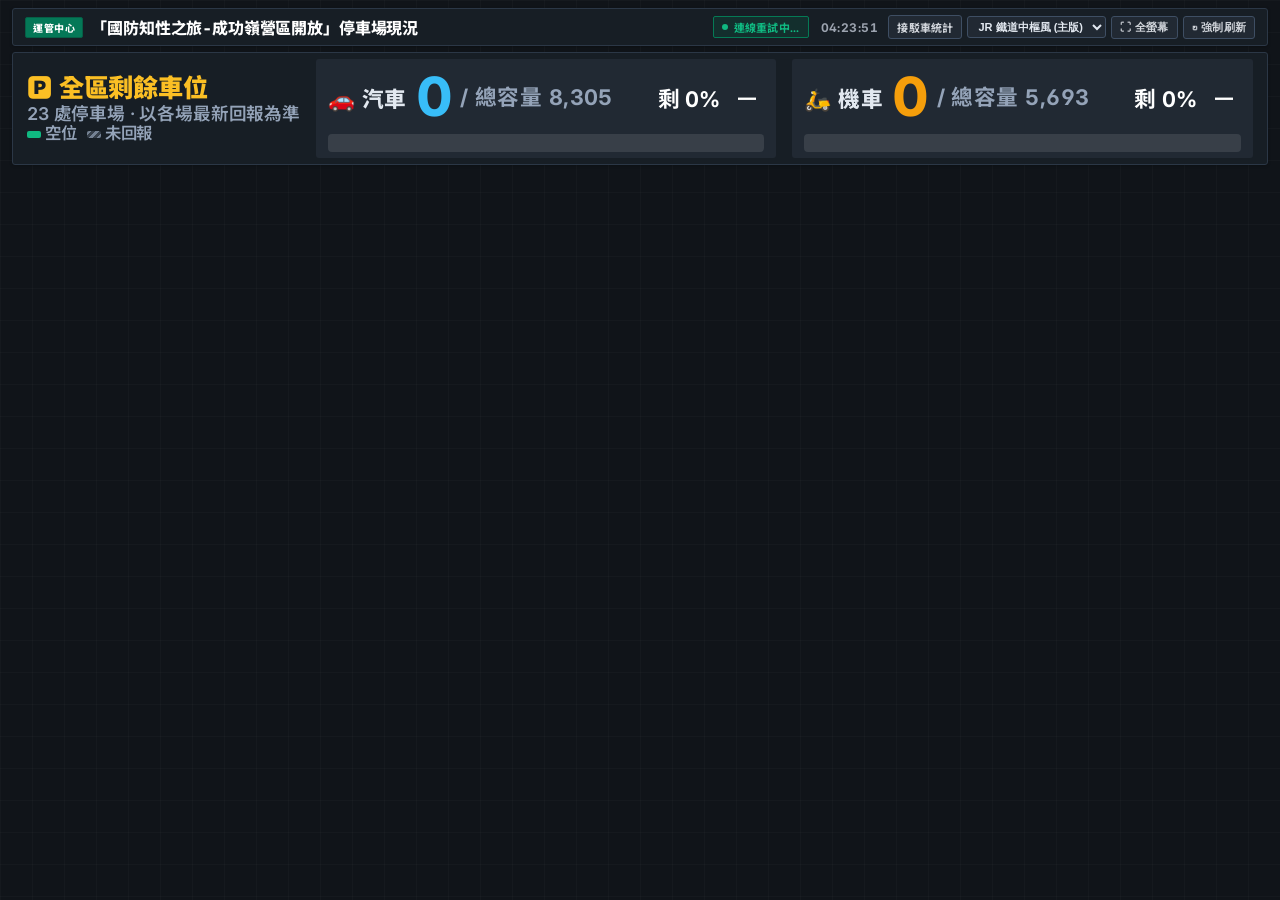
<file: parking.html>
<!DOCTYPE html>
<html lang="zh-TW">
<head>
  <meta charset="UTF-8">
  <meta name="viewport" content="width=device-width, initial-scale=1">
  <title>「國防知性之旅-成功嶺營區開放」停車場現況</title>
  <link rel="preconnect" href="https://fonts.googleapis.com">
  <link rel="preconnect" href="https://fonts.gstatic.com" crossorigin>
  <link href="https://fonts.googleapis.com/css2?family=Inter:wght@400;600;700;800;900&family=Noto+Sans+TC:wght@400;500;700;900&display=swap" rel="stylesheet">
  <style>
    :root {
      /* 預設基礎主題變數 (🇯🇵 日本鐵道 JR 指揮中樞風 - 標竿秩序與極致易讀) */
      --theme-bg: #101419;
      --theme-grid: linear-gradient(to right, rgba(255, 255, 255, 0.02) 1px, transparent 1px),
                    linear-gradient(to bottom, rgba(255, 255, 255, 0.02) 1px, transparent 1px);
      --theme-grid-size: 32px 32px;
      
      --theme-surface: #171E25;
      --theme-surface-inner: #212933;
      --theme-border: #2B3746;
      --theme-border-light: #3E4E63;
      
      --text-white: #FFFFFF;
      --text-muted: #94A3B8;
      --text-label: #475569;
      --text-dark: #0A0F15;
      
      --badge-bg: #047857;
      --badge-text: #FFFFFF;
      --badge-border: #065F46;
      
      --card-white: #FFFFFF;
      --card-border: #CBD5E1;
      --card-footer: #F8FAFC;
      --card-radius: 3px;
      
      --track-bg: #E2E8F0;
      --fill-default: #0369A1;
      --warning-color: #D97706;
      --danger-color: #DC2626;
      
      /* JR 鐵道路線色標 (高辨識度、極度清楚) */
      --mil-green: #15803D;   /* 山手線綠 (綠線) */
      --mil-blue: #0284C7;    /* 京濱東北藍 (藍線) */
      --mil-amber: #D97706;   /* 總武線琥珀 (黃線) */
      --mil-purple: #7C3AED;  /* 半藏門紫 (紫線) */
      --mil-teal: #0D9488;    /* 常磐線青 (步行) */
      --mil-wine: #DC2626;    /* 丸之內紅 (紅線) */
    }

    /* 🛡️ 主題 2：Palantir 國防深海鈦金風 (五角大廈與國防態勢感知) */
    body.theme-palantir {
      --theme-bg: #090E17;
      --theme-grid: radial-gradient(rgba(56, 189, 248, 0.08) 1px, transparent 1px);
      --theme-grid-size: 24px 24px;
      --theme-surface: #0F1726;
      --theme-surface-inner: #152238;
      --theme-border: #1E2E48;
      --theme-border-light: #2A4064;
      --badge-bg: #1E3A8A;
      --badge-text: #93C5FD;
      --badge-border: #2563EB;
      --card-radius: 4px;
      --mil-green: #065F46;
      --mil-blue: #1E40AF;
      --mil-amber: #92400E;
      --mil-purple: #581C87;
      --mil-teal: #0F766E;
      --mil-wine: #831843;
      --fill-default: #2563EB;
    }

    /* 🚀 主題 3：SpaceX 航太任務控制室黑魂風 (消光黑底、雷射精準) */
    body.theme-spacex {
      --theme-bg: #050608;
      --theme-grid: none;
      --theme-surface: #0E1015;
      --theme-surface-inner: #161922;
      --theme-border: #222632;
      --theme-border-light: #32384A;
      --badge-bg: #B91C1C;
      --badge-text: #FFFFFF;
      --badge-border: #DC2626;
      --card-radius: 2px;
      --card-border: #4B5563;
      --mil-green: #059669;
      --mil-blue: #2563EB;
      --mil-amber: #D97706;
      --mil-purple: #9333EA;
      --mil-teal: #0D9488;
      --mil-wine: #E11D48;
      --fill-default: #FFFFFF;
    }

    /* 🌲 主題 4：北歐智慧交通 ITS 工業風 (Volvo / 歐規交通調度) */
    body.theme-nordic {
      --theme-bg: #111827;
      --theme-grid: linear-gradient(to right, rgba(255, 255, 255, 0.03) 1px, transparent 1px),
                    linear-gradient(to bottom, rgba(255, 255, 255, 0.03) 1px, transparent 1px);
      --theme-grid-size: 28px 28px;
      --theme-surface: #1F2937;
      --theme-surface-inner: #374151;
      --theme-border: #4B5563;
      --theme-border-light: #6B7280;
      --badge-bg: #0F766E;
      --badge-text: #CCFBF1;
      --badge-border: #14B8A6;
      --card-radius: 6px;
      --mil-green: #047857;
      --mil-blue: #1D4ED8;
      --mil-amber: #B45309;
      --mil-purple: #6D28D9;
      --mil-teal: #0E7490;
      --mil-wine: #BE123C;
      --fill-default: #0284C7;
    }

    /* 🇨🇭 主題 5：瑞士極簡工藝風 (理性幾何、包浩斯排印) */
    body.theme-swiss {
      --theme-bg: #0C0D12;
      --theme-grid: linear-gradient(to right, rgba(255, 255, 255, 0.025) 1px, transparent 1px),
                    linear-gradient(to bottom, rgba(255, 255, 255, 0.025) 1px, transparent 1px);
      --theme-grid-size: 32px 32px;
      --theme-surface: #14161F;
      --theme-surface-inner: #1B1E2B;
      --theme-border: #262A38;
      --theme-border-light: #343A4E;
      --badge-bg: #181B26;
      --badge-text: #E2E8F0;
      --badge-border: #33394B;
      --card-radius: 3px;
      --mil-green: #065F46;
      --mil-blue: #1E40AF;
      --mil-amber: #92400E;
      --mil-purple: #581C87;
      --mil-teal: #0F766E;
      --mil-wine: #831843;
      --fill-default: #1D4ED8;
    }

    * {
      box-sizing: border-box;
      margin: 0;
      padding: 0;
      user-select: none;
      -webkit-tap-highlight-color: transparent;
    }

    body {
      background-color: var(--theme-bg);
      background-image: var(--theme-grid);
      background-size: var(--theme-grid-size);
      font-family: 'Inter', -apple-system, BlinkMacSystemFont, "Segoe UI", 'Noto Sans TC', sans-serif;
      color: var(--text-white);
      padding: 8px 12px;
      min-height: 100svh;
      width: 100%;
      margin: 0 auto;
      display: grid;
      grid-template-rows: auto repeat(3, 1fr);
      gap: 8px;
      overflow-x: hidden;
      font-feature-settings: "tnum" 1, "cv02" 1, "cv03" 1, "cv04" 1;
      font-variant-numeric: tabular-nums;
      letter-spacing: -0.01em;
    }

    /* 頂部導航列 */
    header {
      display: flex;
      justify-content: space-between;
      align-items: center;
      background: var(--theme-surface);
      border: 1px solid var(--theme-border);
      border-radius: var(--card-radius);
      padding: 6px 12px;
      box-shadow: 0 1px 3px rgba(0, 0, 0, 0.25);
      gap: 10px;
    }

    .header-title {
      display: flex;
      align-items: center;
      gap: 8px;
      min-width: 0;
    }

    .header-badge {
      background: var(--badge-bg);
      color: var(--badge-text);
      border: 1px solid var(--badge-border);
      font-size: 10px;
      font-weight: 800;
      padding: 2px 7px;
      border-radius: 2px;
      letter-spacing: 0.06em;
      white-space: nowrap;
      flex-shrink: 0;
    }

    h1 {
      font-size: clamp(14px, 1.25vw, 18px);
      font-weight: 800;
      color: #FFFFFF;
      letter-spacing: -0.01em;
      white-space: nowrap;
      overflow: hidden;
      text-overflow: ellipsis;
    }

    .header-status {
      display: flex;
      align-items: center;
      gap: 12px;
      font-size: 12px;
      font-weight: 600;
      color: var(--text-muted);
      margin-left: auto;
      flex-shrink: 0;
    }

    .live-indicator {
      display: flex;
      align-items: center;
      gap: 6px;
      background: rgba(5, 122, 85, 0.18);
      border: 1px solid #057A55;
      color: #10B981;
      padding: 2px 8px;
      border-radius: 2px;
      font-size: 11px;
      font-weight: 700;
      letter-spacing: 0.02em;
      white-space: nowrap;
    }

    .live-dot {
      width: 6px;
      height: 6px;
      border-radius: 50%;
      background-color: #10B981;
      animation: pulse 2s infinite ease-in-out;
    }

    @keyframes pulse {
      0% { opacity: 0.35; }
      50% { opacity: 1; }
      100% { opacity: 0.35; }
    }

    #currentTime {
      font-family: 'Inter', monospace;
      font-weight: 700;
      color: #9CA3AF;
      letter-spacing: 0.04em;
      font-size: 12px;
    }

    /* 📱 置頂控制按鈕列 (風格切換 / 全螢幕 / 旋轉 / 鏡像) */
    .floating-toolbar {
      display: flex;
      align-items: center;
      gap: 5px;
      flex-shrink: 0;
    }

    .theme-select {
      background: var(--theme-surface-inner);
      color: #E2E8F0;
      border: 1px solid var(--theme-border-light);
      padding: 3px 6px;
      border-radius: var(--card-radius);
      font-size: 11px;
      font-weight: 700;
      cursor: pointer;
      outline: none;
      transition: all 0.15s ease;
    }

    .theme-select:hover, .theme-select:focus {
      border-color: #94A3B8;
      background: var(--theme-surface);
    }

    .fab-btn {
      background: var(--theme-surface-inner);
      color: #D1D5DB;
      border: 1px solid var(--theme-border-light);
      padding: 3px 8px;
      border-radius: var(--card-radius);
      font-size: 11px;
      font-weight: 700;
      cursor: pointer;
      display: inline-flex;
      align-items: center;
      gap: 4px;
      transition: all 0.12s ease;
      white-space: nowrap;
      letter-spacing: 0.02em;
    }

    .fab-btn:hover, .fab-btn:active {
      background: #FFFFFF;
      color: #0B0F19;
      border-color: #FFFFFF;
    }

    .fab-btn.active {
      background: #DC2626;
      border-color: #B91C1C;
      color: #FFFFFF;
    }


    /* 區塊容器 */
    .section-container {
      display: grid;
      grid-template-rows: auto 1fr;
      gap: 6px;
      min-width: 0;
    }

    /* 大盤統計橫幅 */
    .summary-banner {
      background: var(--theme-surface);
      border: 1px solid var(--theme-border);
      border-radius: var(--card-radius);
      overflow: hidden;
      box-shadow: 0 1px 3px rgba(0, 0, 0, 0.2);
    }

    .banner-header {
      background: rgba(0, 0, 0, 0.25);
      padding: 5px 12px;
      font-size: 12px;
      font-weight: 700;
      color: #E5E7EB;
      border-bottom: 1px solid var(--theme-border);
      display: flex;
      justify-content: space-between;
      align-items: center;
      letter-spacing: 0.02em;
    }

    .banner-header.amber {
      color: #FBBF24;
    }

    .banner-metrics {
      display: grid;
      grid-template-columns: repeat(3, 1fr);
      padding: 6px 10px;
      gap: 6px;
      background: var(--theme-surface);
    }

    .metric-box {
      text-align: center;
      background: var(--theme-surface-inner);
      padding: 5px 8px;
      border-radius: var(--card-radius);
      border: 1px solid rgba(255, 255, 255, 0.04);
      display: flex;
      flex-direction: column;
      justify-content: center;
    }

    .metric-label {
      font-size: 11px;
      font-weight: 600;
      color: var(--text-muted);
      margin-bottom: 1px;
      white-space: nowrap;
      letter-spacing: 0.02em;
    }

    .metric-value {
      font-size: clamp(19px, 2.5vh, 28px);
      font-weight: 800;
      font-family: 'Inter', sans-serif;
      color: #FFFFFF;
      letter-spacing: -0.03em;
      line-height: 1.15;
    }

    .metric-value.rate { color: #10B981; }
    .metric-value.amber { color: #F59E0B; }
    .metric-value.blue { color: #38BDF8; }

    .metric-capacity {
      color: var(--text-muted);
      font-size: 10px;
      margin-top: 1px;
      letter-spacing: 0.02em;
    }

    /* 大盤總進度條 */
    .banner-progress-row {
      display: flex;
      align-items: center;
      padding: 4px 10px;
      background: rgba(0, 0, 0, 0.25);
      border-top: 1px solid var(--theme-border);
      gap: 8px;
    }

    .progress-label {
      font-size: 11px;
      font-weight: 600;
      color: var(--text-muted);
      min-width: 52px;
      white-space: nowrap;
      letter-spacing: 0.02em;
    }

    .progress-track {
      flex: 1;
      height: 4px;
      background: rgba(0, 0, 0, 0.35);
      border-radius: 1px;
      overflow: hidden;
      position: relative;
    }

    .progress-fill {
      height: 100%;
      background: var(--fill-default);
      border-radius: 1px;
      width: 0%;
      transition: width 0.5s cubic-bezier(0.4, 0, 0.2, 1);
    }

    .progress-fill.amber {
      background: #F59E0B;
    }

    /* 🅿️ 停車場大盤指標欄位 (雙欄: 汽車剩餘 / 機車剩餘) */
    #parkingSection .banner-metrics {
      grid-template-columns: repeat(2, 1fr);
    }

    /* 🅿️ 七處停車場單站微型圖像化跑條 */
    .parking-bar-track {
      height: 3px;
      background: #E2E8F0;
      border-radius: 1.5px;
      overflow: hidden;
      margin: 2px auto;
      width: 85%;
    }
    .parking-bar-fill {
      height: 100%;
      background: #0284C7;
      border-radius: 1.5px;
      width: 0%;
      transition: width 0.4s ease;
    }
    .parking-bar-fill.amber {
      background: #D97706;
    }
    .parking-bar-fill.warning {
      background: #EAB308 !important;
    }
    .parking-bar-fill.danger {
      background: #DC2626 !important;
    }

    /* 🅿️ 停車場大盤總數雙進度條 (分開汽車與機車剩餘) */
    .parking-progress-dual {
      display: grid;
      grid-template-columns: 1fr 1fr;
      gap: 12px;
      padding: 4px 10px;
    }

    .parking-progress-col {
      display: flex;
      flex-direction: column;
      gap: 4px;
      margin-top: 6px;
      min-width: 0;
    }

    .progress-sub-header {
      display: flex;
      justify-content: space-between;
      align-items: center;
      line-height: 1.2;
    }

    .progress-sub-header .progress-label {
      font-size: 11px;
      font-weight: 700;
      color: var(--text-muted);
      letter-spacing: 0.02em;
    }

    .progress-sub-header .progress-pct {
      font-size: 11px;
      font-weight: 700;
      color: #FFFFFF;
      font-family: 'Inter', sans-serif;
      font-variant-numeric: tabular-nums;
      display: flex;
      align-items: center;
      gap: 4px;
    }
    .progress-sub-title {
      display: flex;
      align-items: center;
      gap: 6px;
    }
    .status-pill {
      font-size: 10px;
      font-weight: 800;
      padding: 1px 6px;
      border-radius: 3px;
      line-height: 1.2;
      letter-spacing: 0.02em;
      transition: all 0.3s ease;
    }
    .status-pill.green {
      background: rgba(16, 185, 129, 0.2);
      color: #34D399;
      border: 1px solid rgba(16, 185, 129, 0.4);
    }
    .status-pill.yellow {
      background: rgba(245, 158, 11, 0.2);
      color: #FBBF24;
      border: 1px solid rgba(245, 158, 11, 0.4);
    }
    .status-pill.red {
      background: rgba(220, 38, 38, 0.25);
      color: #F87171;
      border: 1px solid rgba(220, 38, 38, 0.5);
    }
    .parking-progress-col .progress-track {
      flex: none;
      height: 8px;
      border-radius: 3px;
    }
    .progress-mark {
      position: absolute;
      top: 0;
      bottom: 0;
      width: 1px;
      background: rgba(255, 255, 255, 0.18);
      pointer-events: none;
    }
    .progress-scale {
      display: flex;
      justify-content: space-between;
      font-size: 9px;
      color: #64748B;
      font-family: 'Inter', sans-serif;
      line-height: 1.1;
      padding: 0 1px;
      user-select: none;
    }

    /* 卡片網格 */
    .cards-grid {
      display: grid;
      gap: 6px;
    }

    .grid-4 { grid-template-columns: repeat(4, 1fr); }
    .grid-3 { grid-template-columns: repeat(3, 1fr); }
    .grid-7 { grid-template-columns: repeat(7, minmax(0, 1fr)); }

    /* 單一站點與停車場卡片 - 白底黑字面盤 */
    .station-card {
      background: var(--card-white);
      border: 1px solid var(--card-border);
      border-radius: var(--card-radius);
      overflow: hidden;
      box-shadow: 0 1px 3px rgba(0, 0, 0, 0.12);
      display: flex;
      flex-direction: column;
      min-width: 0;
    }

    .card-header {
      padding: 5px 8px;
      font-size: clamp(11px, 0.95vw, 13px);
      font-weight: 800;
      color: #FFFFFF;
      text-align: center;
      letter-spacing: 0.02em;
      white-space: nowrap;
      overflow: hidden;
      text-overflow: ellipsis;
    }

    /* 色標對應各線 */
    .bg-green  { background: var(--mil-green); }
    .bg-blue   { background: var(--mil-blue); }
    .bg-amber  { background: var(--mil-amber); }
    .bg-purple { background: var(--mil-purple); }
    .bg-pink   { background: var(--mil-wine); }
    .bg-teal   { background: var(--mil-teal); }

    .card-body {
      display: grid;
      grid-template-columns: 1fr 1fr;
      padding: 6px 8px;
      gap: 4px;
      background: #FFFFFF;
      flex: 1;
      align-items: center;
    }

    .card-col {
      text-align: center;
      min-width: 0;
    }

    .card-col-label {
      font-size: 11px;
      font-weight: 700;
      color: var(--text-label);
      margin-bottom: 2px;
      letter-spacing: 0.03em;
    }

    .card-col-num {
      font-size: clamp(19px, 2.7vh, 27px);
      font-weight: 800;
      font-family: 'Inter', sans-serif;
      color: var(--text-dark);
      line-height: 1.15;
      letter-spacing: -0.03em;
      white-space: nowrap;
    }

    .card-col-num.remain {
      color: #0369A1;
    }

    .card-col-num.unavailable {
      color: #9CA3AF;
    }

    .parking-capacity {
      color: #6B7280;
      font-size: 11px;
      margin-top: 2px;
      white-space: nowrap;
      letter-spacing: 0.02em;
    }

    .card-footer {
      padding: 4px 8px;
      background: var(--card-footer);
      border-top: 1px solid #E5E7EB;
    }

    .card-status-text {
      font-size: 11px;
      font-weight: 700;
      color: var(--text-dark);
      text-align: center;
      margin-bottom: 2px;
      white-space: nowrap;
      letter-spacing: 0.02em;
    }

    .card-progress-track {
      height: 3px;
      background: #E5E7EB;
      border-radius: 1px;
      overflow: hidden;
    }

    .card-progress-fill {
      height: 100%;
      background: var(--fill-default);
      border-radius: 1px;
      width: 0%;
      transition: width 0.5s cubic-bezier(0.4, 0, 0.2, 1);
    }

    .card-progress-fill.warning { background: var(--warning-color) !important; }
    .card-progress-fill.danger  { background: var(--danger-color) !important; }

    footer {
      text-align: center;
      font-size: 11px;
      color: #6B7280;
      padding: 3px 0;
      letter-spacing: 0.03em;
    }

    /* ========================================================= */
    /* 📱 手機緊湊排版 (Landscape & Max-Height: 520px)   */
    /* ========================================================= */
    @media (max-width: 900px), (orientation: landscape) and (max-height: 520px) {
      body {
        padding: max(4px, env(safe-area-inset-top)) max(8px, env(safe-area-inset-right)) max(4px, env(safe-area-inset-bottom)) max(8px, env(safe-area-inset-left));
        grid-template-columns: 56fr 44fr;
        grid-template-rows: auto minmax(0, 1fr) minmax(0, 1fr);
        height: 100svh;
        gap: 5px;
        min-height: 100svh;
        overflow-y: auto;
        overflow-x: hidden;
      }

      header, #parkingSection, footer {
        grid-column: 1 / -1;
      }

      /* 緊湊型頂部列 */
      header {
        padding: 3px 8px;
        gap: 8px;
      }
      .header-badge {
        font-size: 9px;
        padding: 1px 5px;
      }
      h1 {
        font-size: 12px;
        letter-spacing: 0;
      }
      .header-status {
        gap: 6px;
        font-size: 11px;
      }
      .live-indicator {
        padding: 1px 6px;
        font-size: 10px;
        gap: 4px;
      }
      .live-dot {
        width: 5px;
        height: 5px;
      }
      #currentTime {
        font-size: 11px;
      }
      .theme-select {
        font-size: 10px;
        padding: 1px 4px;
      }
      .fab-btn {
        font-size: 10px;
        padding: 2px 6px;
        gap: 2px;
      }

      /* 區塊容器 */
      .section-container {
        gap: 4px;
      }

      /* 緊湊型大盤橫幅 */
      .summary-banner {
        border-radius: 2px;
      }
      .banner-header {
        padding: 2px 8px;
        font-size: 11px;
      }
      .banner-header > span:last-child {
        font-size: 9px !important;
      }
      .banner-metrics {
        padding: 3px 6px;
        gap: 4px;
      }
      .metric-box {
        padding: 2px 4px;
      }
      .metric-label {
        font-size: 9px;
        line-height: 1.1;
        margin-bottom: 1px;
      }
      .metric-value {
        font-size: 16px;
        line-height: 1.1;
      }
      .metric-capacity {
        font-size: 9px;
        line-height: 1;
      }
      .banner-progress-row {
        padding: 2px 8px;
        gap: 6px;
      }
      .parking-progress-dual {
        gap: 6px;
        padding: 2px 8px;
      }
      .progress-sub-header .progress-label,
      .progress-sub-header .progress-pct {
        font-size: 9px;
      }
      .progress-label {
        font-size: 9px;
        min-width: 42px;
      }
      .progress-track {
        height: 3px;
      }

      /* 卡片網格與卡身 */
      .cards-grid {
        gap: 4px;
      }
      .station-card {
        border-radius: 2px;
      }
      .card-header {
        padding: 2px 2px;
        font-size: 10px;
        line-height: 1.2;
        white-space: nowrap;
        overflow: hidden;
        text-overflow: ellipsis;
      }
      .card-body {
        padding: 3px 2px;
        gap: 2px;
      }
      .card-col-label {
        font-size: 9px;
        line-height: 1.1;
        margin-bottom: 1px;
      }
      .card-col-num {
        font-size: 16px;
        line-height: 1.1;
      }
      .card-footer {
        padding: 2px 4px;
      }
      .card-status-text {
        font-size: 9px;
        margin-bottom: 1px;
        line-height: 1.1;
      }
      .card-progress-track {
        height: 3px;
      }

      /* 🅿️ 停車場 7 處卡片專屬優化：乾淨對齊、無重疊 */
      #parkingSection .cards-grid {
        gap: 4px;
      }
      #parkingSection .card-header {
        font-size: 10px;
        padding: 2px 1px;
      }
      #parkingSection .card-body {
        display: grid;
        grid-template-columns: 1fr 1fr;
        padding: 2px 2px;
        gap: 2px;
      }
      #parkingSection .card-col {
        display: flex;
        flex-direction: column;
        align-items: center;
        justify-content: center;
      }
      #parkingSection .card-col-label {
        font-size: 9px;
      }
      #parkingSection .card-col-num {
        font-size: 14px;
        line-height: 1.15;
      }
      #parkingSection .parking-capacity {
        font-size: 9px;
        line-height: 1;
        margin-top: 1px;
      }

      footer {
        font-size: 9px;
        padding: 2px 0;
      }
    }

    /* 針對超薄高度螢幕 (Safari 網址列開啟，可視高度 < 350px) 保持順暢瀏覽 */
    @media (orientation: landscape) and (max-height: 350px) {
      body {
        gap: 3px;
        padding: 2px 5px;
      }
      .section-container {
        gap: 2px;
      }
      .card-col-num {
        font-size: 14px;
      }
      #parkingSection .card-col-num {
        font-size: 12px;
      }
      .metric-value {
        font-size: 14px;
      }
    }

    #liveText:empty { display: none; }
    .live-indicator:has(#liveText:empty) {
      padding: 0;
      background: none;
      border: 0;
    }

    @media (max-width: 900px), (orientation: landscape) and (max-height: 520px) {
      header { display: grid; grid-template-columns: minmax(0, 1fr) auto auto; }
      h1 { white-space: normal; overflow: visible; line-height: 1.2; }
      .header-title { gap: 5px; }
      .section-container { min-height: 0; grid-template-rows: auto minmax(0, 1fr); }
      .banner-progress-row { display: none; }
      .card-header { white-space: normal; text-overflow: clip; min-height: 28px; display: grid; align-items: center; }
      .theme-select { max-width: 145px; }
    }

    @media (orientation: portrait) and (max-width: 900px) {
      body {
        grid-template-columns: minmax(0, 1fr);
        grid-template-rows: auto minmax(0, 1fr) minmax(0, 1fr) auto;
        gap: 4px;
        padding: max(4px, env(safe-area-inset-top)) max(6px, env(safe-area-inset-right)) max(4px, env(safe-area-inset-bottom)) max(6px, env(safe-area-inset-left));
      }
      header { grid-template-columns: minmax(0, 1fr) auto; gap: 4px; }
      .header-title { grid-column: 1 / -1; }
      .header-status { grid-column: 2; grid-row: 2; margin-left: auto; }
      .floating-toolbar { grid-column: 1; grid-row: 2; width: auto; }
      .grid-4 { grid-template-columns: repeat(4, minmax(0, 1fr)); }
      .card-col-num { font-size: 14px; }
      .theme-select { max-width: 135px; }
    }

    /* 一頁看完全部：各站總容量為主，站內停車場以表格列出，並撐滿整個畫面。 */
    .page-link { text-decoration: none; display: inline-flex; align-items: center; }
    @media (max-width: 600px) { .floating-toolbar { flex-wrap: wrap; } }
    /* 畫面放得下就不捲動；真的太小才讓整頁往下捲，避免表格列被壓到重疊。 */
    body {
      display: flex;
      flex-direction: column;
      gap: 6px;
      height: 100svh;
      min-height: 0;
      overflow-x: hidden;
      overflow-y: auto;
    }
    header { flex: none; }
    #parkingSection {
      flex: 1 1 auto;
      display: flex;
      flex-direction: column;
      gap: 6px;
    }

    /* 全區總計橫條 */
    .parking-overview {
      flex: none;
      display: grid;
      grid-template-columns: auto minmax(0, 1fr) minmax(0, 1fr);
      align-items: center;
      gap: 4px 16px;
      padding: 6px 14px;
    }
    .overview-title {
      display: flex;
      flex-direction: column;
      font-size: clamp(14px, 2.8svh, 32px);
      font-weight: 900;
      color: #FBBF24;
      white-space: nowrap;
      line-height: 1.2;
    }
    .overview-title #parkingNote {
      font-size: 0.7em;
      font-weight: 600;
      color: var(--text-muted);
    }
    .overview-metric {
      display: grid;
      grid-template-columns: auto auto auto minmax(30px, 1fr) auto auto;
      align-items: center;
      gap: 10px;
      min-width: 0;
      background: var(--theme-surface-inner);
      border-radius: var(--card-radius);
      padding: 4px 12px;
    }
    .overview-metric .metric-label { margin: 0; font-size: clamp(12px, 2.4svh, 26px); font-weight: 800; color: #E2E8F0; }
    .overview-metric .metric-value { font-size: clamp(20px, 6svh, 68px); line-height: 1.2; }
    .overview-metric .metric-capacity { margin: 0; font-size: clamp(11px, 2.4svh, 26px); font-weight: 700; white-space: nowrap; line-height: 1.25; }
    .overview-metric .capacity-bar { height: clamp(8px, 2svh, 22px); border-radius: 4px; }
    .overview-metric .status-pill { font-size: clamp(10px, 2svh, 22px); padding: 2px 8px; }
    /* 畫面夠高時，進度條放在數字下方獨立一行，才不會被大字擠短。 */
    @media (min-height: 600px) and (min-width: 901px) {
      .overview-metric { grid-template-columns: auto auto minmax(0, 1fr) auto auto; row-gap: 4px; padding: 6px 12px; }
      .overview-metric .capacity-bar { grid-column: 1 / -1; grid-row: 2; }
    }
    /* 剩餘 / 總容量 進度條：有顏色＝空位（越長越空），灰色斜線＝未回報，空白＝已停滿 */
    .capacity-bar {
      display: flex;
      height: clamp(6px, 1.1svh, 12px);
      min-width: 30px;
      background: rgba(255, 255, 255, 0.10);
      border-radius: 3px;
      overflow: hidden;
    }
    .bar-fill { height: 100%; background: var(--text-muted); transition: width 0.4s ease; }
    .bar-fill.green { background: #10B981; }
    .bar-fill.yellow { background: #F59E0B; }
    .bar-fill.red { background: #EF4444; }
    .bar-unknown {
      height: 100%;
      background: repeating-linear-gradient(-45deg, rgba(148, 163, 184, 0.55) 0 3px, rgba(148, 163, 184, 0.2) 3px 6px);
    }
    .bar-legend {
      display: flex;
      align-items: center;
      gap: 4px;
      font-size: 0.65em;
      font-weight: 600;
      color: var(--text-muted);
    }
    .bar-legend i { display: inline-block; width: 14px; height: 7px; border-radius: 2px; }
    .bar-legend .legend-unknown { margin-left: 6px; }
    .legend-free { background: #10B981; }
    .legend-unknown { background: repeating-linear-gradient(-45deg, rgba(148, 163, 184, 0.75) 0 3px, rgba(148, 163, 184, 0.25) 3px 6px); }
    .overview-metric .progress-pct { font-size: clamp(11px, 2.4svh, 26px); font-weight: 700; color: #FFFFFF; white-space: nowrap; }
    .overview-metric .metric-value.pending, .group-metric b.pending {
      font-size: clamp(11px, 1.6svh, 18px);
      color: var(--text-muted);
      white-space: nowrap;
    }

    /* 各站區塊：最大的站放左欄，其餘站疊在右欄，列高大致一致 */
    #parkingGroups {
      flex: 1 1 auto;
      display: grid;
      grid-template-columns: repeat(2, minmax(0, 1fr));
      gap: 6px;
    }
    .lot-stack {
      display: flex;
      flex-direction: column;
      gap: 6px;
    }
    .lot-group {
      flex: var(--weight) 1 0;
      order: var(--order);
      display: flex;
      flex-direction: column;
      background: var(--card-white);
      border: 1px solid var(--card-border);
      border-radius: var(--card-radius);
      /* clip 不會讓高度被壓到 0（hidden 會），表格放不下時改為整頁捲動。 */
      overflow: clip;
    }
    .group-head {
      flex: none;
      display: grid;
      grid-template-columns: auto minmax(0, 1fr);
      align-items: center;
      gap: 2px 14px;
      padding: 4px 10px;
      background: var(--theme-surface);
      border-top: 4px solid var(--group-color);
      color: #FFFFFF;
    }
    .group-name {
      font-size: clamp(14px, 2.6svh, 30px);
      font-weight: 900;
      white-space: nowrap;
      line-height: 1.15;
    }
    .group-metrics { display: grid; grid-template-columns: minmax(0, 1fr); gap: 1px; min-width: 0; }
    .group-name small.missing { color: #FBBF24; }
    .group-name small {
      display: block;
      font-size: max(10px, 0.5em);
      font-weight: 600;
      color: var(--text-muted);
    }
    .group-metric {
      display: flex;
      align-items: center;
      gap: 5px;
      min-width: 0;
      white-space: nowrap;
      font-size: clamp(11px, 1.5svh, 16px);
      color: var(--text-muted);
      font-weight: 700;
    }
    .group-metric b {
      font-size: clamp(16px, 3svh, 34px);
      font-weight: 800;
      letter-spacing: -0.03em;
      line-height: 1.2;
    }
    .group-metric.cars b { color: #38BDF8; }
    .group-metric.motorcycles b { color: #F59E0B; }
    .group-metric .capacity-bar { flex: 1 1 30px; min-width: 18px; }
    .group-pct { color: #FFFFFF; }

    /* 站內停車場表格 */
    .lot-table {
      flex: 1 1 auto;
      display: grid;
      grid-template-rows: auto;
      grid-auto-rows: minmax(1.3em, 1fr);
      font-size: clamp(10px, min(2svh, 2.9vw), 22px);
      color: var(--text-dark);
    }
    .lot-row {
      display: grid;
      grid-template-columns: minmax(0, 1fr) 7em 7em;
      align-items: center;
      gap: 8px;
      padding: 0 10px;
      border-bottom: 1px solid #E5E7EB;
      line-height: 1.15;
    }
    .lot-row:nth-child(odd) { background: #F8FAFC; }
    .lot-row:last-child { border-bottom: 0; }
    .lot-row.lot-head {
      background: #E2E8F0;
      color: var(--text-label);
      font-size: 0.8em;
      font-weight: 800;
      padding-top: 2px;
      padding-bottom: 2px;
    }
    .lot-name { font-weight: 700; white-space: nowrap; overflow: hidden; }
    .lot-num {
      align-self: stretch;
      display: flex;
      align-items: center;
      justify-content: flex-end;
      white-space: nowrap;
      overflow: hidden;
      padding: 0 4px;
      border-radius: 2px;
      background: linear-gradient(to right, var(--tint, transparent) var(--pct, 0%), #EEF2F6 var(--pct, 0%));
    }
    .lot-head .lot-num, .lot-num.unavailable { background: none; }
    .lot-num.green { --tint: #BBF7D0; }
    .lot-num.yellow { --tint: #FDE68A; }
    .lot-num.red { --tint: #FECACA; }
    .lot-num b { font-weight: 800; font-family: 'Inter', sans-serif; }
    .lot-num small { font-size: 0.72em; color: #6B7280; margin-left: 2px; }
    .lot-num.unavailable { color: #9CA3AF; }
    .lot-num.yellow b { color: #B45309; }
    .lot-num.red b { color: #DC2626; }

    /* 手機直向：三站由上往下排，依停車場數分配高度 */
    @media (orientation: portrait) and (max-width: 900px) {
      body, #parkingSection { gap: 4px; }
      #parkingGroups { display: flex; flex-direction: column; gap: 4px; }
      .lot-stack { display: contents; }
      .parking-overview { grid-template-columns: minmax(0, 1fr); padding: 3px 8px; gap: 2px; }
      .overview-title { flex-direction: row; gap: 8px; align-items: baseline; }
      .overview-metric {
        grid-template-columns: auto auto auto minmax(20px, 1fr) auto auto;
        gap: 6px;
        padding: 0 6px;
      }
      .overview-metric .metric-value { font-size: clamp(16px, 2.6svh, 30px); line-height: 1.15; }
      .overview-metric .metric-label, .overview-metric .metric-capacity, .overview-metric .progress-pct { font-size: 11px; }
      .overview-metric .capacity-bar { height: 8px; }
      .overview-metric .status-pill { font-size: 10px; padding: 1px 6px; }
      .overview-title { font-size: 14px; }
      .overview-metric .status-pill { justify-self: end; }
      .group-head { display: grid; grid-template-columns: auto minmax(0, 1fr); gap: 0 8px; padding: 2px 8px; }
      .group-name { font-size: clamp(14px, 2.2svh, 20px); }
      .bar-legend { margin-left: auto; }
      .group-metric { font-size: 10px; }
      .group-metric b { font-size: clamp(13px, 1.9svh, 18px); }
      .group-metric .status-pill { font-size: 9px; padding: 0 4px; }
    }

    /* 矮螢幕橫向（手機橫放）：壓縮頂部，留空間給表格 */
    @media (orientation: landscape) and (max-height: 520px) {
      body { gap: 4px; }
      #parkingSection, #parkingGroups, .lot-stack { gap: 4px; }
      .parking-overview { padding: 2px 8px; gap: 2px 10px; }
      .overview-metric { padding: 1px 8px; gap: 6px; }
      .overview-metric .metric-value { font-size: 20px; }
      .overview-title { font-size: 13px; }
      .overview-metric .metric-label, .overview-metric .metric-capacity, .overview-metric .progress-pct { font-size: 11px; }
      .overview-metric .capacity-bar { height: 8px; }
      .overview-metric .status-pill { font-size: 10px; padding: 1px 6px; }
      .group-head { padding: 1px 8px; gap: 0 10px; border-top-width: 3px; }
      .group-name { font-size: 14px; }
      .capacity-bar { height: 6px; }
      .group-metric { font-size: 10px; }
      .group-metric b { font-size: 14px; }
      .group-metric .status-pill { font-size: 9px; padding: 0 4px; }
      .cap-word { display: none; }
      .lot-row { padding: 0 8px; }
    }
    /* 特別矮的橫向畫面（例如手機橫放又開著網址列，高度約 300px） */
    @media (orientation: landscape) and (max-height: 340px) {
      body { padding-top: max(2px, env(safe-area-inset-top)); padding-bottom: max(2px, env(safe-area-inset-bottom)); gap: 3px; }
      #parkingSection, #parkingGroups, .lot-stack { gap: 3px; }
      header { padding: 1px 6px; }
      .header-badge { display: none; }
      h1 { font-size: 11px; }
      .overview-metric .metric-value { font-size: 17px; }
      .overview-title { font-size: 12px; }
      .group-name { font-size: 12px; }
      .group-metric b { font-size: 12px; }
      .lot-table { font-size: 9px; }
    }
  </style>
</head>
<body class="theme-jr">
  <!-- 頂部資訊列 -->
  <header>
    <div class="header-title">
      <span class="header-badge">運管中心</span>
      <h1>「國防知性之旅-成功嶺營區開放」停車場現況</h1>
    </div>
    <div class="header-status">
      <div class="live-indicator" id="liveBadge">
        <span class="live-dot"></span>
        <span id="liveText" role="status"></span>
      </div>
      <div id="currentTime">--:--:--</div>
    </div>
    <div class="floating-toolbar">
      <a class="fab-btn page-link" href="index.html">接駁車統計</a>
      <select id="themeSelector" class="theme-select" onchange="applyTheme(this.value)">
        <option value="jr" selected>JR 鐵道中樞風 (主版)</option>
        <option value="palantir">Palantir 國防風</option>
        <option value="spacex">SpaceX 航太風</option>
        <option value="nordic">北歐交通 ITS 風</option>
        <option value="swiss">瑞士工藝風</option>
      </select>
      <button id="fabFullscreen" class="fab-btn" onclick="toggleFullscreen()">⛶ 全螢幕</button>
      <button id="fabRefresh" class="fab-btn" onclick="forceRefresh()">↻ 強制刷新</button>
    </div>
  </header>

  <div class="section-container" id="parkingSection">
    <div class="summary-banner parking-overview">
      <div class="overview-title">
        <span>🅿️ 全區剩餘車位</span>
        <span id="parkingNote">23 處停車場 · 以各場最新回報為準</span>
        <span class="bar-legend"><i class="legend-free"></i>空位 <i class="legend-unknown"></i>未回報</span>
      </div>
      <div class="overview-metric">
        <span class="metric-label">🚗 汽車</span>
        <span class="metric-value blue" id="parkTotalCars">0</span>
        <span class="metric-capacity">/ <span class="cap-word">總容量 </span>8,305</span>
        <div class="capacity-bar" id="parkingCarsBar"></div>
        <span class="progress-pct" id="parkingCarsRateText">剩 0%</span>
        <span class="status-pill" id="parkingCarsBadge">—</span>
      </div>
      <div class="overview-metric">
        <span class="metric-label">🛵 機車</span>
        <span class="metric-value amber" id="parkTotalMotorcycles">0</span>
        <span class="metric-capacity">/ <span class="cap-word">總容量 </span>5,693</span>
        <div class="capacity-bar" id="parkingMotoBar"></div>
        <span class="progress-pct" id="parkingMotoRateText">剩 0%</span>
        <span class="status-pill" id="parkingMotoBadge">—</span>
      </div>
      <span id="parkReported" hidden>0/23 處</span>
    </div>
    <div id="parkingGroups" aria-live="polite"></div>
  </div>




  <script>
    const SPREADSHEET_ID = "1SOb3pPSJoxGorKtGzcQuYh3FgNAN3UGD68TE5qR679w";

    const PARKING_LOTS = [
  { "group": "4號門", "name": "CITYPARKING春安站", "cars": 81, "motorcycles": 29 },
  { "group": "4號門", "name": "協弘停車場", "cars": 59, "motorcycles": 0 },
  { "group": "4號門", "name": "嶺東科大", "cars": 0, "motorcycles": 845 },
  { "group": "新烏日站", "name": "五都日出", "cars": 1008, "motorcycles": 168 },
  { "group": "新烏日站", "name": "嘟嘟房高鐵臺中站", "cars": 1537, "motorcycles": 736 },
  { "group": "新烏日站", "name": "城市車旅高鐵五路三站", "cars": 184, "motorcycles": 0 },
  { "group": "新烏日站", "name": "城市車旅烏日高鐵一站", "cars": 390, "motorcycles": 0 },
  { "group": "新烏日站", "name": "TIMES烏日高鐵五路第2P", "cars": 92, "motorcycles": 0 },
  { "group": "新烏日站", "name": "城市車旅-高鐵五路站", "cars": 108, "motorcycles": 0 },
  { "group": "新烏日站", "name": "烏日臻愛站", "cars": 187, "motorcycles": 191 },
  { "group": "新烏日站", "name": "城市車旅烏日高鐵二站P", "cars": 518, "motorcycles": 0 },
  { "group": "新烏日站", "name": "五都高鐵烏日二站P", "cars": 101, "motorcycles": 0 },
  { "group": "新烏日站", "name": "TIMES烏日高鐵五路P", "cars": 63, "motorcycles": 0 },
  { "group": "新烏日站", "name": "五都高鐵烏日一站P", "cars": 75, "motorcycles": 0 },
  { "group": "新烏日站", "name": "五都新幹線", "cars": 325, "motorcycles": 0 },
  { "group": "新烏日站", "name": "城市車旅烏日高鐵三站P", "cars": 82, "motorcycles": 0 },
  { "group": "新烏日站", "name": "大車河新烏日地下停車場", "cars": 266, "motorcycles": 352 },
  { "group": "水湳轉運站", "name": "水湳轉運站停車場", "cars": 614, "motorcycles": 1253 },
  { "group": "水湳轉運站", "name": "經貿6停車場", "cars": 600, "motorcycles": 318 },
  { "group": "水湳轉運站", "name": "經貿8停車場", "cars": 580, "motorcycles": 703 },
  { "group": "水湳轉運站", "name": "中央公園北側停車場", "cars": 401, "motorcycles": 0 },
  { "group": "水湳轉運站", "name": "臺中國際會展停車場", "cars": 699, "motorcycles": 712 },
  { "group": "水湳轉運站", "name": "綠美圖停車場", "cars": 335, "motorcycles": 386 }
];

    function formatNumber(num) {
      return Number(num || 0).toLocaleString('en-US');
    }

    function calcRate(totalCap, currentUsed) {
      if (!totalCap || totalCap <= 0) return { pctText: "0.0%", pctNum: 0, remain: 0 };
      const pct = Math.min(100, Math.round((currentUsed / totalCap) * 1000) / 10);
      const remain = Math.max(0, totalCap - currentUsed);
      return {
        pctText: pct.toFixed(1) + "%",
        pctNum: pct,
        remain: remain
      };
    }

    const numberAnimations = new Map();
    function setNumberText(element, text) {
      const targetText = String(text);
      const reducedMotion = typeof matchMedia === 'function' && matchMedia('(prefers-reduced-motion: reduce)').matches;
      const running = numberAnimations.get(element);
      if (running?.targetText === targetText && !reducedMotion && !document.hidden) return;
      if (running) {
        cancelAnimationFrame(running.frame);
        numberAnimations.delete(element);
      }
      const parse = value => {
        const match = String(value).trim().match(/^([\d,]+(?:\.\d+)?)(%)?$/);
        return match ? { value: Number(match[1].replace(/,/g, '')), percent: Boolean(match[2]) } : null;
      };
      const target = parse(targetText);
      const current = parse(element.textContent) || { value: 0, percent: target?.percent };
      if (!target || current.percent !== target.percent || current.value === target.value ||
          typeof requestAnimationFrame !== 'function' || reducedMotion || document.hidden) {
        element.textContent = targetText;
        element.classList.toggle('number-updating', false);
        return;
      }
      const started = performance.now();
      const state = { targetText, frame: null };
      numberAnimations.set(element, state);
      element.classList.toggle('number-updating', true);
      const tick = now => {
        const progress = Math.min(1, Math.max(0, (now - started) / 800));
        const eased = 1 - Math.pow(1 - progress, 3);
        const value = current.value + (target.value - current.value) * eased;
        element.textContent = target.percent ? value.toFixed(1) + '%' : formatNumber(Math.round(value));
        if (progress < 1) state.frame = requestAnimationFrame(tick);
        else {
          element.textContent = targetText;
          element.classList.toggle('number-updating', false);
          numberAnimations.delete(element);
        }
      };
      state.frame = requestAnimationFrame(tick);
    }

    const parkingNumbers = new Map();
    function parkingNumber(key, text) {
      let element = parkingNumbers.get(key);
      if (!element) {
        element = document.createElement('b');
        parkingNumbers.set(key, element);
      }
      setNumberText(element, text);
      return element;
    }

    function updateParkingStatusPage(data) {
      const rowsByName = new Map();
      (data.table.rows || []).forEach(row => {
        if (!row || !Array.isArray(row.c)) return;
        const cells = row.c;
        const name = cells[1] && cells[1].v;
        if (typeof name === 'string') rowsByName.set(name, cells);
      });
      const asCount = value => {
        if (typeof value !== 'number' && typeof value !== 'string') return null;
        const text = String(value).trim();
        if (text === '') return null;
        // Only strip commas after verifying complete thousands groups.
        if (text.includes(',') && !/^\d{1,3}(,\d{3})+(\.\d+)?$/.test(text)) return null;
        const number = Number(text.replace(/,/g, ''));
        return Number.isSafeInteger(number) && number >= 0 ? number : null;
      };
      const column = type => type === 'cars' ? 2 : 3;
      // 剩餘比容量還多代表填錯，當成沒回報，免得把滿場顯示成全空。
      const read = (lot, type) => {
        const value = lot[type] === 0 ? null : asCount(rowsByName.get(lot.name)?.[column(type)]?.v);
        return value !== null && value <= lot[type] ? value : null;
      };
      const percent = (amount, capacity) => Math.min(100, Math.round(amount / capacity * 1000) / 10);
      const level = pct => pct <= 10 ? 'red' : pct <= 30 ? 'yellow' : 'green';
      const levelText = pct => pct === 0 ? '已客滿' : pct <= 10 ? '告急' : pct <= 30 ? '吃緊' : '充足';
      // 一個站（或全區）某車種的剩餘總數：有回報的場直接加總，沒回報的場容量另外標成「未知」。
      const summarize = (lots, type) => {
        const counted = lots.filter(lot => lot[type] > 0);
        const known = counted.filter(lot => read(lot, type) !== null);
        const capacity = counted.reduce((sum, lot) => sum + lot[type], 0);
        const knownCapacity = known.reduce((sum, lot) => sum + lot[type], 0);
        const amount = known.reduce((sum, lot) => sum + read(lot, type), 0);
        return {
          capacity, amount,
          pct: capacity ? percent(amount, capacity) : 0,
          unknownPct: capacity ? percent(capacity - knownCapacity, capacity) : 0,
          // 狀態只看已回報的場，避免沒回報的場被當成客滿。
          knownPct: knownCapacity ? percent(amount, knownCapacity) : null
        };
      };
      const node = (tag, className, text) => {
        const element = document.createElement(tag);
        if (className) element.className = className;
        if (text !== undefined) element.textContent = text;
        return element;
      };
      // 進度條三段：有顏色＝確定的空位、灰色斜線＝還沒回報的容量、空白＝已停滿。
      const fillBar = (track, summary) => {
        const fill = node('div', summary.knownPct === null ? 'bar-fill' : `bar-fill ${level(summary.knownPct)}`);
        fill.style.width = summary.pct + '%';
        const unknown = node('div', 'bar-unknown');
        unknown.style.width = summary.unknownPct + '%';
        track.replaceChildren(fill, unknown);
      };
      const remainText = summary => formatNumber(summary.amount);
      const pctText = summary => `剩 ${Math.round(summary.pct)}%`;
      const setPill = (pill, summary) => {
        pill.className = summary.knownPct === null ? 'status-pill' : `status-pill ${level(summary.knownPct)}`;
        pill.textContent = summary.knownPct === null ? '—' : levelText(summary.knownPct);
      };
      const missingLots = lots => lots.filter(lot => ['cars', 'motorcycles'].some(type => lot[type] > 0 && read(lot, type) === null)).length;

      const updateSummary = (type, ids) => {
        const summary = summarize(PARKING_LOTS, type);
        const value = document.getElementById(ids.value);
        setNumberText(value, remainText(summary));
        fillBar(document.getElementById(ids.bar), summary);
        document.getElementById(ids.text).textContent = pctText(summary);
        setPill(document.getElementById(ids.badge), summary);
      };
      updateSummary('cars', { value: 'parkTotalCars', bar: 'parkingCarsBar', text: 'parkingCarsRateText', badge: 'parkingCarsBadge' });
      updateSummary('motorcycles', { value: 'parkTotalMotorcycles', bar: 'parkingMotoBar', text: 'parkingMotoRateText', badge: 'parkingMotoBadge' });
      const missingTotal = missingLots(PARKING_LOTS);
      document.getElementById('parkReported').textContent = `${PARKING_LOTS.length - missingTotal}/23 處`;
      document.getElementById('parkingNote').textContent = '23 處停車場 · 以各場最新回報為準';

      const groupColors = ['var(--mil-blue)', 'var(--mil-green)', 'var(--mil-amber)', 'var(--mil-purple)'];
      const groups = [...new Set(PARKING_LOTS.map(lot => lot.group))].map((group, index) => ({
        group, index, lots: PARKING_LOTS.filter(lot => lot.group === group)
      }));
      const sections = groups.map(({ group, index, lots }) => {
        const section = node('section', 'lot-group');
        section.dataset.group = group;
        // 表頭與站名約佔 2 列高度，讓各站列高大致一致。
        section.style.setProperty('--weight', lots.length + 2);
        section.style.setProperty('--order', index);
        section.style.setProperty('--group-color', groupColors[index % groupColors.length]);

        const head = node('div', 'group-head');
        const title = node('h2', 'group-name', group);
        title.appendChild(node('small', '', `${lots.length} 處`));
        const metrics = node('div', 'group-metrics');
        [['汽車', 'cars'], ['機車', 'motorcycles']].forEach(([label, type]) => {
          const summary = summarize(lots, type);
          const metric = node('div', `group-metric ${type}`);
          const cap = node('span', 'group-cap', '/ ');
          cap.append(node('span', 'cap-word', '總容量 '), formatNumber(summary.capacity));
          const track = node('div', 'capacity-bar');
          fillBar(track, summary);
          const pill = node('span');
          setPill(pill, summary);
          metric.append(node('span', '', label), parkingNumber(`group:${group}:${type}`, remainText(summary)), cap, track, node('span', 'group-pct', pctText(summary)), pill);
          metrics.appendChild(metric);
        });
        head.append(title, metrics);
        section.appendChild(head);

        const table = node('div', 'lot-table');
        table.setAttribute('role', 'table');
        table.setAttribute('aria-label', `${group}各停車場剩餘車位`);
        const headRow = node('div', 'lot-row lot-head');
        headRow.setAttribute('role', 'row');
        ['停車場', '汽車 剩/總', '機車 剩/總'].forEach((label, i) => {
          const cell = node('span', i ? 'lot-num' : 'lot-name', label);
          cell.setAttribute('role', 'columnheader');
          headRow.appendChild(cell);
        });
        table.appendChild(headRow);
        lots.forEach(lot => {
          const row = node('div', 'lot-row');
          row.setAttribute('role', 'row');
          row.dataset.lot = lot.name;
          const name = node('span', 'lot-name', lot.name);
          name.setAttribute('role', 'cell');
          row.appendChild(name);
          ['cars', 'motorcycles'].forEach(type => {
            const capacity = lot[type], value = read(lot, type);
            const cell = node('span', capacity === 0 ? 'lot-num unavailable' : value === null ? 'lot-num' : `lot-num ${level(percent(value, capacity))}`);
            // 數字後面墊一條淡色底條：越長越空。
            if (capacity && value !== null) cell.style.setProperty('--pct', percent(value, capacity) + '%');
            cell.setAttribute('role', 'cell');
            cell.appendChild(parkingNumber(`lot:${lot.name}:${type}`, capacity === 0 ? '—' : value === null ? '未回報' : formatNumber(value)));
            if (capacity) cell.appendChild(node('small', '', `/${formatNumber(capacity)}`));
            row.appendChild(cell);
          });
          table.appendChild(row);
        });
        section.appendChild(table);
        return section;
      });

      // 停車場最多的站獨佔左欄，其餘站依原順序疊在右欄。
      const largest = groups.reduce((best, item) => item.lots.length > best.lots.length ? item : best).index;
      const stack = node('div', 'lot-stack');
      sections.forEach((section, index) => { if (index !== largest) stack.appendChild(section); });
      document.getElementById('parkingGroups').replaceChildren(sections[largest], stack);
    }

    function updateClock() {
      const now = new Date();
      const hours = String(now.getHours()).padStart(2, '0');
      const minutes = String(now.getMinutes()).padStart(2, '0');
      const seconds = String(now.getSeconds()).padStart(2, '0');
      document.getElementById('currentTime').textContent = `${hours}:${minutes}:${seconds}`;
    }
    setInterval(updateClock, 1000);
    updateClock();

    // 🏆 JSONP 回呼函式：100% 繞過任何瀏覽器 CORS / file 協議限制！
    window.onGvizData = function(data) {
      try {
        if (!data || data.status === 'error' || !Array.isArray(data.table?.rows) || data.table.rows.length === 0) {
          document.getElementById('liveText').textContent = '讀取失敗，請確認看板分頁與共用權限';
          return;
        }
        const rows = data.table.rows;
        if (document.getElementById('parkingGroups')) {
          updateParkingStatusPage(data);
          document.getElementById('liveBadge').className = 'live-indicator';
          document.getElementById('liveText').textContent = '';
          return;
        }

        const getVal = (r, c) => {
          try {
            if (!rows[r] || !rows[r].c || !rows[r].c[c]) return 0;
            const cell = rows[r].c[c];
            if (typeof cell.v === 'number') return cell.v;
            const parsed = parseFloat(cell.v || cell.f || 0);
            return isNaN(parsed) ? 0 : parsed;
          } catch(e) { return 0; }
        };

        // 🔍 動態語意定位：動態尋找各區塊數據所在列，100% 防止 Google Sheets 空行過濾造成的列號位移！
        let busStationsRow = 5;
        let walkTotalRow = 9;
        let walkStationsRow = 14;
        let parkTotalRow = null;
        let parkLotsRow = null;

        rows.forEach((r, idx) => {
          if (!r || !r.c || !r.c[0]) return;
          const text = String(r.c[0].v || r.c[0].f || '');
          if (text.includes('接駁車站即時數據') && rows[idx + 3]) {
            busStationsRow = idx + 3;
          } else if (text.includes('步行通道疏運概況') && rows[idx + 2]) {
            walkTotalRow = idx + 2;
          } else if (text.includes('步行通道即時數據') && rows[idx + 3]) {
            walkStationsRow = idx + 3;
          } else if (text.includes('汽機車停車場剩餘車位') && rows[idx + 2]) {
            parkTotalRow = idx + 2;
          } else if (text.includes('各停車場即時剩餘車位（7處）') && rows[idx + 3]) {
            parkLotsRow = idx + 3;
          }
        });

        // ==========================================
        // 1. 接駁車站點數據 (動態定位：busStationsRow)
        // ==========================================
        if (document.getElementById('busTotalIn')) {
        const b1In = getVal(busStationsRow, 0);
        const b1Out = getVal(busStationsRow, 3);
        const b2In = getVal(busStationsRow, 6);
        const b2Out = getVal(busStationsRow, 9);
        const b3In = getVal(busStationsRow, 12);
        const b3Out = getVal(busStationsRow, 15);
        const b4In = getVal(busStationsRow, 18);
        const b4Out = getVal(busStationsRow, 21);

        // 接駁車大盤 (Row 0)
        const busTotalIn = getVal(0, 0) || (b1In + b2In + b3In + b4In);
        const busTotalOut = getVal(0, 8) || (b1Out + b2Out + b3Out + b4Out);
        const busRate = calcRate(busTotalIn, busTotalOut);

        document.getElementById('busTotalIn').textContent = formatNumber(busTotalIn);
        document.getElementById('busTotalOut').textContent = formatNumber(busTotalOut);
        document.getElementById('busTotalRate').textContent = busRate.pctText;
        document.getElementById('busMainBar').style.width = busRate.pctNum + "%";

        const updateStationCard = (prefix, inVal, outVal) => {
          document.getElementById(`${prefix}In`).textContent = formatNumber(inVal);
          document.getElementById(`${prefix}Out`).textContent = formatNumber(outVal);
          const r = calcRate(inVal, outVal);
          document.getElementById(`${prefix}Status`).textContent = `${r.pctText} · 餘${formatNumber(r.remain)}人`;
          document.getElementById(`${prefix}Bar`).style.width = r.pctNum + "%";
        };

        updateStationCard('bus1', b1In, b1Out);
        updateStationCard('bus2', b2In, b2Out);
        updateStationCard('bus3', b3In, b3Out);
        updateStationCard('bus4', b4In, b4Out);

        // ==========================================
        // 2. 步行通道數據 (動態定位：walkStationsRow & walkTotalRow)
        // ==========================================
        const w1In = getVal(walkStationsRow, 0);
        const w1Out = getVal(walkStationsRow, 4);
        const w2In = getVal(walkStationsRow, 8);
        const w2Out = getVal(walkStationsRow, 12);
        const w3In = getVal(walkStationsRow, 16);
        const w3Out = getVal(walkStationsRow, 20);

        // 步行大盤
        const walkTotalIn = getVal(walkTotalRow, 0) || (w1In + w2In + w3In);
        const walkTotalOut = getVal(walkTotalRow, 8) || (w1Out + w2Out + w3Out);
        const walkRate = calcRate(walkTotalIn, walkTotalOut);

        document.getElementById('walkTotalIn').textContent = formatNumber(walkTotalIn);
        document.getElementById('walkTotalOut').textContent = formatNumber(walkTotalOut);
        document.getElementById('walkTotalRate').textContent = walkRate.pctText;
        document.getElementById('walkMainBar').style.width = walkRate.pctNum + "%";

        updateStationCard('walk1', w1In, w1Out);
        updateStationCard('walk2', w2In, w2Out);
        updateStationCard('walk3', w3In, w3Out);
        }

        // ==========================================
        // 3. 六大停車場數據 (動態定位：parkTotalRow, parkLotsRow)
        // ==========================================
        // 舊版已停數不可解讀成剩餘數；須同時找到新版標題。
        if (document.getElementById('parkingSection')) {
        const parkingReady = parkTotalRow !== null && parkLotsRow !== null;
        const getRemaining = (r, c) => {
          const cell = rows[r]?.c?.[c];
          const raw = cell?.v ?? cell?.f;
          if (raw === null || raw === undefined || String(raw).trim() === '') return null;
          const value = Number(String(raw).replace(/,/g, ''));
          return Number.isSafeInteger(value) && value >= 0 ? value : null;
        };
        const showRemaining = (id, value, missing) => {
          document.getElementById(id).textContent = value === null ? missing : formatNumber(value);
        };
        let reported = 0;
        let carsComplete = parkingReady;
        let motorcyclesComplete = parkingReady;
        PARKING_LOTS.forEach((lot, i) => {
          const cars = lot.cars === 0 ? 0 : parkingReady ? getRemaining(parkLotsRow, i * 4) : null;
          const motorcycles = lot.motorcycles === 0 ? 0 : parkingReady ? getRemaining(parkLotsRow, i * 4 + 2) : null;
          if (lot.cars > 0) showRemaining('park' + (i + 1) + 'Cars', cars, '未回報');
          if (lot.motorcycles > 0) showRemaining('park' + (i + 1) + 'Motorcycles', motorcycles, '未回報');
          if (cars === null) carsComplete = false;
          if (motorcycles === null) motorcyclesComplete = false;
          if (parkingReady && cars !== null && motorcycles !== null) reported++;

          // 🅿️ 單站圖像化剩餘跑條即時更新
          const carBar = document.getElementById('lotCarBar' + (i + 1));
          if (carBar) {
            if (lot.cars === 0) {
              carBar.style.width = '0%';
              carBar.className = 'parking-bar-fill';
            } else if (cars !== null) {
              const pct = Math.min(100, Math.max(0, Math.round((cars / lot.cars) * 100)));
              carBar.style.width = pct + '%';
              carBar.className = pct <= 10 ? 'parking-bar-fill danger' : pct <= 30 ? 'parking-bar-fill warning' : 'parking-bar-fill';
            } else {
              carBar.style.width = '0%';
              carBar.className = 'parking-bar-fill';
            }
          }

          const motoBar = document.getElementById('lotMotoBar' + (i + 1));
          if (motoBar) {
            if (lot.motorcycles === 0) {
              motoBar.style.width = '0%';
              motoBar.className = 'parking-bar-fill';
            } else if (motorcycles !== null) {
              const pct = Math.min(100, Math.max(0, Math.round((motorcycles / lot.motorcycles) * 100)));
              motoBar.style.width = pct + '%';
              motoBar.className = pct <= 10 ? 'parking-bar-fill danger' : pct <= 30 ? 'parking-bar-fill warning' : 'parking-bar-fill amber';
            } else {
              motoBar.style.width = '0%';
              motoBar.className = 'parking-bar-fill';
            }
          }
        });
        showRemaining('parkTotalCars', carsComplete ? getRemaining(parkTotalRow, 0) : null, '未完整回報');
        showRemaining('parkTotalMotorcycles', motorcyclesComplete ? getRemaining(parkTotalRow, 8) : null, '未完整回報');
        document.getElementById('parkReported').textContent = reported + '/7 處';
        document.getElementById('parkingNote').textContent = parkingReady
          ? '7 處停車場 · 以各場最新回報為準'
          : '7 處停車場資料等待更新';

        // 🅿️ 下方停車場大盤總數進度條 (汽車總容量 3,023 / 機車總容量 2,773)
        const totalCarsVal = carsComplete ? getRemaining(parkTotalRow, 0) : null;
        const totalMotoVal = motorcyclesComplete ? getRemaining(parkTotalRow, 8) : null;

        const carsBarEl = document.getElementById('parkingCarsBar');
        const carsTextEl = document.getElementById('parkingCarsRateText');
        if (carsBarEl && carsTextEl) {
          if (totalCarsVal !== null) {
            const carsPct = Math.min(100, Math.max(0, Math.round((totalCarsVal / 3023) * 1000) / 10));
            carsBarEl.style.width = carsPct + "%";
            carsTextEl.textContent = "剩餘 " + carsPct.toFixed(1) + "% (" + formatNumber(totalCarsVal) + " 席可用)";
            const carsBadge = document.getElementById('parkingCarsBadge');
            if (carsPct <= 10) {
              carsBarEl.className = 'progress-fill danger';
              if (carsBadge) { carsBadge.className = 'status-pill red'; carsBadge.textContent = carsPct === 0 ? '已客滿' : '告急'; }
            } else if (carsPct <= 30) {
              carsBarEl.className = 'progress-fill warning';
              if (carsBadge) { carsBadge.className = 'status-pill yellow'; carsBadge.textContent = '吃緊'; }
            } else {
              carsBarEl.className = 'progress-fill';
              if (carsBadge) { carsBadge.className = 'status-pill green'; carsBadge.textContent = '充足'; }
            }
          } else {
            carsBarEl.style.width = "0%";
            carsTextEl.textContent = "未完整回報";
            carsBarEl.className = 'progress-fill';
            const carsBadge = document.getElementById('parkingCarsBadge');
            if (carsBadge) { carsBadge.className = 'status-pill'; carsBadge.textContent = '待回報'; }
          }
        }

        const motoBarEl = document.getElementById('parkingMotoBar');
        const motoTextEl = document.getElementById('parkingMotoRateText');
        if (motoBarEl && motoTextEl) {
          if (totalMotoVal !== null) {
            const motoPct = Math.min(100, Math.max(0, Math.round((totalMotoVal / 2773) * 1000) / 10));
            motoBarEl.style.width = motoPct + "%";
            motoTextEl.textContent = "剩餘 " + motoPct.toFixed(1) + "% (" + formatNumber(totalMotoVal) + " 席可用)";
            const motoBadge = document.getElementById('parkingMotoBadge');
            if (motoPct <= 10) {
              motoBarEl.className = 'progress-fill danger';
              if (motoBadge) { motoBadge.className = 'status-pill red'; motoBadge.textContent = motoPct === 0 ? '已客滿' : '告急'; }
            } else if (motoPct <= 30) {
              motoBarEl.className = 'progress-fill warning';
              if (motoBadge) { motoBadge.className = 'status-pill yellow'; motoBadge.textContent = '吃緊'; }
            } else {
              motoBarEl.className = 'progress-fill amber';
              if (motoBadge) { motoBadge.className = 'status-pill green'; motoBadge.textContent = '充足'; }
            }
          } else {
            motoBarEl.style.width = "0%";
            motoTextEl.textContent = "未完整回報";
            motoBarEl.className = 'progress-fill amber';
            const motoBadge = document.getElementById('parkingMotoBadge');
            if (motoBadge) { motoBadge.className = 'status-pill'; motoBadge.textContent = '待回報'; }
          }
        }

        }
        document.getElementById('liveBadge').className = 'live-indicator';
        document.getElementById('liveText').textContent = '';
      } catch (err) {
        document.getElementById('liveText').textContent = '更新失敗，正在重試...';
        console.warn("更新異常:", err);
      }
    };

    // 🚀 JSONP 輪詢器：動態插入 Script 標籤，不受任何網域與檔案協議限制！
    function requestGvizData() {
      const oldScript = document.getElementById('gvizScript');
      if (oldScript) {
        oldScript.remove();
      }
      const script = document.createElement('script');
      script.id = 'gvizScript';
      const sheetName = document.getElementById('parkingGroups') ? '停車場現況' : '總即時戰情看板';
      script.src = `https://docs.google.com/spreadsheets/d/${SPREADSHEET_ID}/gviz/tq?tqx=responseHandler:onGvizData&sheet=${encodeURIComponent(sheetName)}&_t=${Date.now()}`;
      script.onerror = function() {
        document.getElementById('liveText').textContent = '連線重試中...';
      };
      document.head.appendChild(script);
    }

    // 立即載入並每 3 秒自動請求
    requestGvizData();
    setInterval(requestGvizData, 3000);

    // ⛶ 全螢幕切換功能 (相容 Windows / Android 原生全螢幕，iPhone 貼心提示)
    function toggleFullscreen() {
      const docEl = document.documentElement;
      const isFullscreen = document.fullscreenElement || document.webkitFullscreenElement;

      if (!isFullscreen) {
        if (docEl.requestFullscreen) {
          docEl.requestFullscreen().catch(() => {});
        } else if (docEl.webkitRequestFullscreen) {
          docEl.webkitRequestFullscreen();
        } else {
          alert("💡 iPhone 提示：\n因 iOS 系統安全限制，請點擊 Safari 下方「分享」按鈕 ➔ 選擇「加入主畫面」，即可享有 100% 滿版無邊框的真全螢幕體驗！");
        }
      } else {
        if (document.exitFullscreen) {
          document.exitFullscreen();
        } else if (document.webkitExitFullscreen) {
          document.webkitExitFullscreen();
        }
      }
    }

    document.addEventListener('fullscreenchange', () => {
      const btn = document.getElementById('fabFullscreen');
      if (btn) btn.classList.toggle('active', !!document.fullscreenElement);
    });

    // 先清除 githack 快取，再重新載入看板與即時資料。
    async function forceRefresh() {
      const btn = document.getElementById('fabRefresh');
      if (btn.disabled) return;
      btn.disabled = true;
      btn.textContent = '↻ 刷新中…';
      const controller = new AbortController();
      const timeout = setTimeout(() => controller.abort(), 8000);
      try {
        const url = new URL(window.location.href);
        if (url.hostname === 'raw.githack.com' || url.hostname === 'rawcdn.githack.com') {
          const source = new URL(url);
          source.search = '';
          source.hash = '';
          const response = await fetch('/purge?url=' + encodeURIComponent(source.href), {
            method: 'DELETE', cache: 'no-store', signal: controller.signal
          });
          if (!response.ok) throw new Error('Cache purge failed');
        }
        if (url.protocol === 'file:') {
          window.location.reload();
        } else {
          url.searchParams.set('_refresh', Date.now().toString());
          window.location.replace(url.href);
        }
      } catch (error) {
        document.getElementById('liveText').textContent = '刷新失敗，請重試';
        btn.disabled = false;
        btn.textContent = '↻ 強制刷新';
      } finally {
        clearTimeout(timeout);
      }
    }

    // 🎨 五大國際頂尖戰情主題動態切換系統
    function getThemeParam() {
      try {
        const urlParams = new URLSearchParams(window.location.search);
        return urlParams.get('theme') || localStorage.getItem('bus_dashboard_theme') || 'jr';
      } catch (e) {
        return 'jr';
      }
    }

    function applyTheme(themeName) {
      const validThemes = ['jr', 'palantir', 'spacex', 'nordic', 'swiss'];
      if (!validThemes.includes(themeName)) themeName = 'jr';
      if (typeof document !== 'undefined' && document.body && document.body.classList) {
        document.body.classList.remove('theme-jr', 'theme-palantir', 'theme-spacex', 'theme-nordic', 'theme-swiss');
        document.body.classList.add('theme-' + themeName);
      }
      try {
        if (typeof localStorage !== 'undefined' && localStorage.setItem) {
          localStorage.setItem('bus_dashboard_theme', themeName);
        }
      } catch (e) {}
      if (typeof document !== 'undefined' && document.getElementById) {
        const sel = document.getElementById('themeSelector');
        if (sel) sel.value = themeName;
      }
    }

    // 頁面載入立即套用主題
    applyTheme(getThemeParam());
  </script>
</body>
</html>
</file>
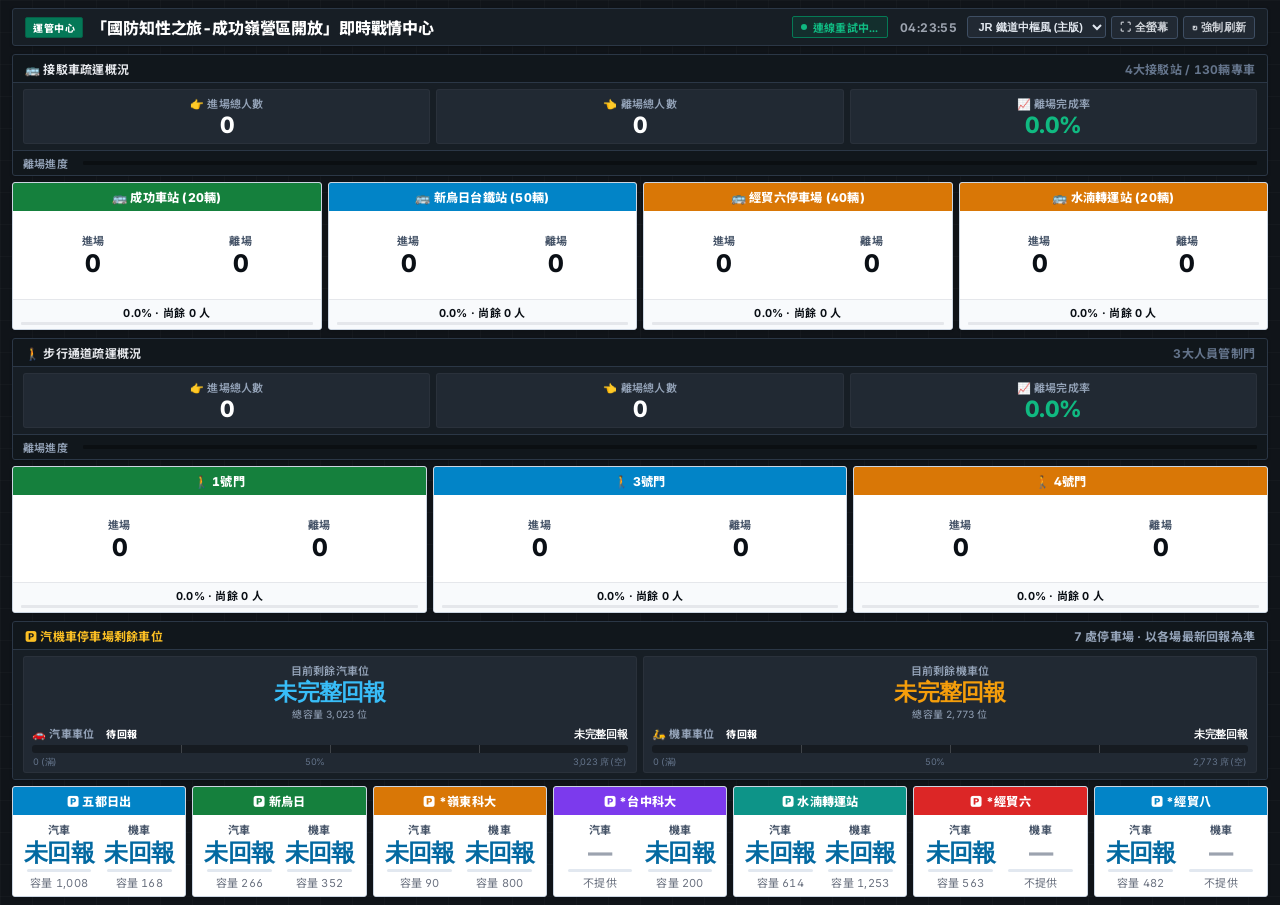
<file: theme-jr-railway.html>
<!DOCTYPE html>
<html lang="zh-TW">
<head>
  <meta charset="UTF-8">
  <meta name="viewport" content="width=device-width, initial-scale=1">
  <title>「國防知性之旅-成功嶺營區開放」即時戰情中心</title>
  <link rel="preconnect" href="https://fonts.googleapis.com">
  <link rel="preconnect" href="https://fonts.gstatic.com" crossorigin>
  <link href="https://fonts.googleapis.com/css2?family=Inter:wght@400;600;700;800;900&family=Noto+Sans+TC:wght@400;500;700;900&display=swap" rel="stylesheet">
  <style>
    :root {
      /* 預設基礎主題變數 (🇯🇵 日本鐵道 JR 指揮中樞風 - 標竿秩序與極致易讀) */
      --theme-bg: #101419;
      --theme-grid: linear-gradient(to right, rgba(255, 255, 255, 0.02) 1px, transparent 1px),
                    linear-gradient(to bottom, rgba(255, 255, 255, 0.02) 1px, transparent 1px);
      --theme-grid-size: 32px 32px;
      
      --theme-surface: #171E25;
      --theme-surface-inner: #212933;
      --theme-border: #2B3746;
      --theme-border-light: #3E4E63;
      
      --text-white: #FFFFFF;
      --text-muted: #94A3B8;
      --text-label: #475569;
      --text-dark: #0A0F15;
      
      --badge-bg: #047857;
      --badge-text: #FFFFFF;
      --badge-border: #065F46;
      
      --card-white: #FFFFFF;
      --card-border: #CBD5E1;
      --card-footer: #F8FAFC;
      --card-radius: 3px;
      
      --track-bg: #E2E8F0;
      --fill-default: #0369A1;
      --warning-color: #D97706;
      --danger-color: #DC2626;
      
      /* JR 鐵道路線色標 (高辨識度、極度清楚) */
      --mil-green: #15803D;   /* 山手線綠 (綠線) */
      --mil-blue: #0284C7;    /* 京濱東北藍 (藍線) */
      --mil-amber: #D97706;   /* 總武線琥珀 (黃線) */
      --mil-purple: #7C3AED;  /* 半藏門紫 (紫線) */
      --mil-teal: #0D9488;    /* 常磐線青 (步行) */
      --mil-wine: #DC2626;    /* 丸之內紅 (紅線) */
    }

    /* 🛡️ 主題 2：Palantir 國防深海鈦金風 (五角大廈與國防態勢感知) */
    body.theme-palantir {
      --theme-bg: #090E17;
      --theme-grid: radial-gradient(rgba(56, 189, 248, 0.08) 1px, transparent 1px);
      --theme-grid-size: 24px 24px;
      --theme-surface: #0F1726;
      --theme-surface-inner: #152238;
      --theme-border: #1E2E48;
      --theme-border-light: #2A4064;
      --badge-bg: #1E3A8A;
      --badge-text: #93C5FD;
      --badge-border: #2563EB;
      --card-radius: 4px;
      --mil-green: #065F46;
      --mil-blue: #1E40AF;
      --mil-amber: #92400E;
      --mil-purple: #581C87;
      --mil-teal: #0F766E;
      --mil-wine: #831843;
      --fill-default: #2563EB;
    }

    /* 🚀 主題 3：SpaceX 航太任務控制室黑魂風 (消光黑底、雷射精準) */
    body.theme-spacex {
      --theme-bg: #050608;
      --theme-grid: none;
      --theme-surface: #0E1015;
      --theme-surface-inner: #161922;
      --theme-border: #222632;
      --theme-border-light: #32384A;
      --badge-bg: #B91C1C;
      --badge-text: #FFFFFF;
      --badge-border: #DC2626;
      --card-radius: 2px;
      --card-border: #4B5563;
      --mil-green: #059669;
      --mil-blue: #2563EB;
      --mil-amber: #D97706;
      --mil-purple: #9333EA;
      --mil-teal: #0D9488;
      --mil-wine: #E11D48;
      --fill-default: #FFFFFF;
    }

    /* 🌲 主題 4：北歐智慧交通 ITS 工業風 (Volvo / 歐規交通調度) */
    body.theme-nordic {
      --theme-bg: #111827;
      --theme-grid: linear-gradient(to right, rgba(255, 255, 255, 0.03) 1px, transparent 1px),
                    linear-gradient(to bottom, rgba(255, 255, 255, 0.03) 1px, transparent 1px);
      --theme-grid-size: 28px 28px;
      --theme-surface: #1F2937;
      --theme-surface-inner: #374151;
      --theme-border: #4B5563;
      --theme-border-light: #6B7280;
      --badge-bg: #0F766E;
      --badge-text: #CCFBF1;
      --badge-border: #14B8A6;
      --card-radius: 6px;
      --mil-green: #047857;
      --mil-blue: #1D4ED8;
      --mil-amber: #B45309;
      --mil-purple: #6D28D9;
      --mil-teal: #0E7490;
      --mil-wine: #BE123C;
      --fill-default: #0284C7;
    }

    /* 🇨🇭 主題 5：瑞士極簡工藝風 (理性幾何、包浩斯排印) */
    body.theme-swiss {
      --theme-bg: #0C0D12;
      --theme-grid: linear-gradient(to right, rgba(255, 255, 255, 0.025) 1px, transparent 1px),
                    linear-gradient(to bottom, rgba(255, 255, 255, 0.025) 1px, transparent 1px);
      --theme-grid-size: 32px 32px;
      --theme-surface: #14161F;
      --theme-surface-inner: #1B1E2B;
      --theme-border: #262A38;
      --theme-border-light: #343A4E;
      --badge-bg: #181B26;
      --badge-text: #E2E8F0;
      --badge-border: #33394B;
      --card-radius: 3px;
      --mil-green: #065F46;
      --mil-blue: #1E40AF;
      --mil-amber: #92400E;
      --mil-purple: #581C87;
      --mil-teal: #0F766E;
      --mil-wine: #831843;
      --fill-default: #1D4ED8;
    }

    * {
      box-sizing: border-box;
      margin: 0;
      padding: 0;
      user-select: none;
      -webkit-tap-highlight-color: transparent;
    }

    body {
      background-color: var(--theme-bg);
      background-image: var(--theme-grid);
      background-size: var(--theme-grid-size);
      font-family: 'Inter', -apple-system, BlinkMacSystemFont, "Segoe UI", 'Noto Sans TC', sans-serif;
      color: var(--text-white);
      padding: 8px 12px;
      min-height: 100svh;
      width: 100%;
      margin: 0 auto;
      display: grid;
      grid-template-rows: auto repeat(3, 1fr);
      gap: 8px;
      overflow-x: hidden;
      font-feature-settings: "tnum" 1, "cv02" 1, "cv03" 1, "cv04" 1;
      font-variant-numeric: tabular-nums;
      letter-spacing: -0.01em;
    }

    /* 頂部導航列 */
    header {
      display: flex;
      justify-content: space-between;
      align-items: center;
      background: var(--theme-surface);
      border: 1px solid var(--theme-border);
      border-radius: var(--card-radius);
      padding: 6px 12px;
      box-shadow: 0 1px 3px rgba(0, 0, 0, 0.25);
      gap: 10px;
    }

    .header-title {
      display: flex;
      align-items: center;
      gap: 8px;
      min-width: 0;
    }

    .header-badge {
      background: var(--badge-bg);
      color: var(--badge-text);
      border: 1px solid var(--badge-border);
      font-size: 10px;
      font-weight: 800;
      padding: 2px 7px;
      border-radius: 2px;
      letter-spacing: 0.06em;
      white-space: nowrap;
      flex-shrink: 0;
    }

    h1 {
      font-size: clamp(14px, 1.25vw, 18px);
      font-weight: 800;
      color: #FFFFFF;
      letter-spacing: -0.01em;
      white-space: nowrap;
      overflow: hidden;
      text-overflow: ellipsis;
    }

    .header-status {
      display: flex;
      align-items: center;
      gap: 12px;
      font-size: 12px;
      font-weight: 600;
      color: var(--text-muted);
      margin-left: auto;
      flex-shrink: 0;
    }

    .live-indicator {
      display: flex;
      align-items: center;
      gap: 6px;
      background: rgba(5, 122, 85, 0.18);
      border: 1px solid #057A55;
      color: #10B981;
      padding: 2px 8px;
      border-radius: 2px;
      font-size: 11px;
      font-weight: 700;
      letter-spacing: 0.02em;
      white-space: nowrap;
    }

    .live-dot {
      width: 6px;
      height: 6px;
      border-radius: 50%;
      background-color: #10B981;
      animation: pulse 2s infinite ease-in-out;
    }

    @keyframes pulse {
      0% { opacity: 0.35; }
      50% { opacity: 1; }
      100% { opacity: 0.35; }
    }

    #currentTime {
      font-family: 'Inter', monospace;
      font-weight: 700;
      color: #9CA3AF;
      letter-spacing: 0.04em;
      font-size: 12px;
    }

    /* 📱 置頂控制按鈕列 (風格切換 / 全螢幕 / 旋轉 / 鏡像) */
    .floating-toolbar {
      display: flex;
      align-items: center;
      gap: 5px;
      flex-shrink: 0;
    }

    .theme-select {
      background: var(--theme-surface-inner);
      color: #E2E8F0;
      border: 1px solid var(--theme-border-light);
      padding: 3px 6px;
      border-radius: var(--card-radius);
      font-size: 11px;
      font-weight: 700;
      cursor: pointer;
      outline: none;
      transition: all 0.15s ease;
    }

    .theme-select:hover, .theme-select:focus {
      border-color: #94A3B8;
      background: var(--theme-surface);
    }

    .fab-btn {
      background: var(--theme-surface-inner);
      color: #D1D5DB;
      border: 1px solid var(--theme-border-light);
      padding: 3px 8px;
      border-radius: var(--card-radius);
      font-size: 11px;
      font-weight: 700;
      cursor: pointer;
      display: inline-flex;
      align-items: center;
      gap: 4px;
      transition: all 0.12s ease;
      white-space: nowrap;
      letter-spacing: 0.02em;
    }

    .fab-btn:hover, .fab-btn:active {
      background: #FFFFFF;
      color: #0B0F19;
      border-color: #FFFFFF;
    }

    .fab-btn.active {
      background: #DC2626;
      border-color: #B91C1C;
      color: #FFFFFF;
    }


    /* 區塊容器 */
    .section-container {
      display: grid;
      grid-template-rows: auto 1fr;
      gap: 6px;
      min-width: 0;
    }

    /* 大盤統計橫幅 */
    .summary-banner {
      background: var(--theme-surface);
      border: 1px solid var(--theme-border);
      border-radius: var(--card-radius);
      overflow: hidden;
      box-shadow: 0 1px 3px rgba(0, 0, 0, 0.2);
    }

    .banner-header {
      background: rgba(0, 0, 0, 0.25);
      padding: 5px 12px;
      font-size: 12px;
      font-weight: 700;
      color: #E5E7EB;
      border-bottom: 1px solid var(--theme-border);
      display: flex;
      justify-content: space-between;
      align-items: center;
      letter-spacing: 0.02em;
    }

    .banner-header.amber {
      color: #FBBF24;
    }

    .banner-metrics {
      display: grid;
      grid-template-columns: repeat(3, 1fr);
      padding: 6px 10px;
      gap: 6px;
      background: var(--theme-surface);
    }

    .metric-box {
      text-align: center;
      background: var(--theme-surface-inner);
      padding: 5px 8px;
      border-radius: var(--card-radius);
      border: 1px solid rgba(255, 255, 255, 0.04);
      display: flex;
      flex-direction: column;
      justify-content: center;
    }

    .metric-label {
      font-size: 11px;
      font-weight: 600;
      color: var(--text-muted);
      margin-bottom: 1px;
      white-space: nowrap;
      letter-spacing: 0.02em;
    }

    .metric-value {
      font-size: clamp(19px, 2.5vh, 28px);
      font-weight: 800;
      font-family: 'Inter', sans-serif;
      color: #FFFFFF;
      letter-spacing: -0.03em;
      line-height: 1.15;
    }

    .metric-value.rate { color: #10B981; }
    .metric-value.amber { color: #F59E0B; }
    .metric-value.blue { color: #38BDF8; }

    .metric-capacity {
      color: var(--text-muted);
      font-size: 10px;
      margin-top: 1px;
      letter-spacing: 0.02em;
    }

    /* 大盤總進度條 */
    .banner-progress-row {
      display: flex;
      align-items: center;
      padding: 4px 10px;
      background: rgba(0, 0, 0, 0.25);
      border-top: 1px solid var(--theme-border);
      gap: 8px;
    }

    .progress-label {
      font-size: 11px;
      font-weight: 600;
      color: var(--text-muted);
      min-width: 52px;
      white-space: nowrap;
      letter-spacing: 0.02em;
    }

    .progress-track {
      flex: 1;
      height: 4px;
      background: rgba(0, 0, 0, 0.35);
      border-radius: 1px;
      overflow: hidden;
      position: relative;
    }

    .progress-fill {
      height: 100%;
      background: var(--fill-default);
      border-radius: 1px;
      width: 0%;
      transition: width 0.5s cubic-bezier(0.4, 0, 0.2, 1);
    }

    .progress-fill.amber {
      background: #F59E0B;
    }

    /* 🅿️ 停車場大盤指標欄位 (雙欄: 汽車剩餘 / 機車剩餘) */
    #parkingSection .banner-metrics {
      grid-template-columns: repeat(2, 1fr);
    }

    /* 🅿️ 七處停車場單站微型圖像化跑條 */
    .parking-bar-track {
      height: 3px;
      background: #E2E8F0;
      border-radius: 1.5px;
      overflow: hidden;
      margin: 2px auto;
      width: 85%;
    }
    .parking-bar-fill {
      height: 100%;
      background: #0284C7;
      border-radius: 1.5px;
      width: 0%;
      transition: width 0.4s ease;
    }
    .parking-bar-fill.amber {
      background: #D97706;
    }
    .parking-bar-fill.warning {
      background: #EAB308 !important;
    }
    .parking-bar-fill.danger {
      background: #DC2626 !important;
    }

    /* 🅿️ 停車場大盤總數雙進度條 (分開汽車與機車剩餘) */
    .parking-progress-dual {
      display: grid;
      grid-template-columns: 1fr 1fr;
      gap: 12px;
      padding: 4px 10px;
    }

    .parking-progress-col {
      display: flex;
      flex-direction: column;
      gap: 4px;
      margin-top: 6px;
      min-width: 0;
    }

    .progress-sub-header {
      display: flex;
      justify-content: space-between;
      align-items: center;
      line-height: 1.2;
    }

    .progress-sub-header .progress-label {
      font-size: 11px;
      font-weight: 700;
      color: var(--text-muted);
      letter-spacing: 0.02em;
    }

    .progress-sub-header .progress-pct {
      font-size: 11px;
      font-weight: 700;
      color: #FFFFFF;
      font-family: 'Inter', sans-serif;
      font-variant-numeric: tabular-nums;
      display: flex;
      align-items: center;
      gap: 4px;
    }
    .progress-sub-title {
      display: flex;
      align-items: center;
      gap: 6px;
    }
    .status-pill {
      font-size: 10px;
      font-weight: 800;
      padding: 1px 6px;
      border-radius: 3px;
      line-height: 1.2;
      letter-spacing: 0.02em;
      transition: all 0.3s ease;
    }
    .status-pill.green {
      background: rgba(16, 185, 129, 0.2);
      color: #34D399;
      border: 1px solid rgba(16, 185, 129, 0.4);
    }
    .status-pill.yellow {
      background: rgba(245, 158, 11, 0.2);
      color: #FBBF24;
      border: 1px solid rgba(245, 158, 11, 0.4);
    }
    .status-pill.red {
      background: rgba(220, 38, 38, 0.25);
      color: #F87171;
      border: 1px solid rgba(220, 38, 38, 0.5);
    }
    .parking-progress-col .progress-track {
      flex: none;
      height: 8px;
      border-radius: 3px;
    }
    .progress-mark {
      position: absolute;
      top: 0;
      bottom: 0;
      width: 1px;
      background: rgba(255, 255, 255, 0.18);
      pointer-events: none;
    }
    .progress-scale {
      display: flex;
      justify-content: space-between;
      font-size: 9px;
      color: #64748B;
      font-family: 'Inter', sans-serif;
      line-height: 1.1;
      padding: 0 1px;
      user-select: none;
    }

    /* 卡片網格 */
    .cards-grid {
      display: grid;
      gap: 6px;
    }

    .grid-4 { grid-template-columns: repeat(4, 1fr); }
    .grid-3 { grid-template-columns: repeat(3, 1fr); }
    .grid-7 { grid-template-columns: repeat(7, minmax(0, 1fr)); }

    /* 單一站點與停車場卡片 - 白底黑字面盤 */
    .station-card {
      background: var(--card-white);
      border: 1px solid var(--card-border);
      border-radius: var(--card-radius);
      overflow: hidden;
      box-shadow: 0 1px 3px rgba(0, 0, 0, 0.12);
      display: flex;
      flex-direction: column;
      min-width: 0;
    }

    .card-header {
      padding: 5px 8px;
      font-size: clamp(11px, 0.95vw, 13px);
      font-weight: 800;
      color: #FFFFFF;
      text-align: center;
      letter-spacing: 0.02em;
      white-space: nowrap;
      overflow: hidden;
      text-overflow: ellipsis;
    }

    /* 色標對應各線 */
    .bg-green  { background: var(--mil-green); }
    .bg-blue   { background: var(--mil-blue); }
    .bg-amber  { background: var(--mil-amber); }
    .bg-purple { background: var(--mil-purple); }
    .bg-pink   { background: var(--mil-wine); }
    .bg-teal   { background: var(--mil-teal); }

    .card-body {
      display: grid;
      grid-template-columns: 1fr 1fr;
      padding: 6px 8px;
      gap: 4px;
      background: #FFFFFF;
      flex: 1;
      align-items: center;
    }

    .card-col {
      text-align: center;
      min-width: 0;
    }

    .card-col-label {
      font-size: 11px;
      font-weight: 700;
      color: var(--text-label);
      margin-bottom: 2px;
      letter-spacing: 0.03em;
    }

    .card-col-num {
      font-size: clamp(19px, 2.7vh, 27px);
      font-weight: 800;
      font-family: 'Inter', sans-serif;
      color: var(--text-dark);
      line-height: 1.15;
      letter-spacing: -0.03em;
      white-space: nowrap;
    }

    .card-col-num.remain {
      color: #0369A1;
    }

    .card-col-num.unavailable {
      color: #9CA3AF;
    }

    .parking-capacity {
      color: #6B7280;
      font-size: 11px;
      margin-top: 2px;
      white-space: nowrap;
      letter-spacing: 0.02em;
    }

    .card-footer {
      padding: 4px 8px;
      background: var(--card-footer);
      border-top: 1px solid #E5E7EB;
    }

    .card-status-text {
      font-size: 11px;
      font-weight: 700;
      color: var(--text-dark);
      text-align: center;
      margin-bottom: 2px;
      white-space: nowrap;
      letter-spacing: 0.02em;
    }

    .card-progress-track {
      height: 3px;
      background: #E5E7EB;
      border-radius: 1px;
      overflow: hidden;
    }

    .card-progress-fill {
      height: 100%;
      background: var(--fill-default);
      border-radius: 1px;
      width: 0%;
      transition: width 0.5s cubic-bezier(0.4, 0, 0.2, 1);
    }

    .card-progress-fill.warning { background: var(--warning-color) !important; }
    .card-progress-fill.danger  { background: var(--danger-color) !important; }

    footer {
      text-align: center;
      font-size: 11px;
      color: #6B7280;
      padding: 3px 0;
      letter-spacing: 0.03em;
    }

    /* ========================================================= */
    /* 📱 手機緊湊排版 (Landscape & Max-Height: 520px)   */
    /* ========================================================= */
    @media (max-width: 900px), (orientation: landscape) and (max-height: 520px) {
      body {
        padding: max(4px, env(safe-area-inset-top)) max(8px, env(safe-area-inset-right)) max(4px, env(safe-area-inset-bottom)) max(8px, env(safe-area-inset-left));
        grid-template-columns: 56fr 44fr;
        grid-template-rows: auto minmax(0, 1fr) minmax(0, 1fr);
        height: 100svh;
        gap: 5px;
        min-height: 100svh;
        overflow-y: auto;
        overflow-x: hidden;
      }

      header, #parkingSection, footer {
        grid-column: 1 / -1;
      }

      /* 緊湊型頂部列 */
      header {
        padding: 3px 8px;
        gap: 8px;
      }
      .header-badge {
        font-size: 9px;
        padding: 1px 5px;
      }
      h1 {
        font-size: 12px;
        letter-spacing: 0;
      }
      .header-status {
        gap: 6px;
        font-size: 11px;
      }
      .live-indicator {
        padding: 1px 6px;
        font-size: 10px;
        gap: 4px;
      }
      .live-dot {
        width: 5px;
        height: 5px;
      }
      #currentTime {
        font-size: 11px;
      }
      .theme-select {
        font-size: 10px;
        padding: 1px 4px;
      }
      .fab-btn {
        font-size: 10px;
        padding: 2px 6px;
        gap: 2px;
      }

      /* 區塊容器 */
      .section-container {
        gap: 4px;
      }

      /* 緊湊型大盤橫幅 */
      .summary-banner {
        border-radius: 2px;
      }
      .banner-header {
        padding: 2px 8px;
        font-size: 11px;
      }
      .banner-header > span:last-child {
        font-size: 9px !important;
      }
      .banner-metrics {
        padding: 3px 6px;
        gap: 4px;
      }
      .metric-box {
        padding: 2px 4px;
      }
      .metric-label {
        font-size: 9px;
        line-height: 1.1;
        margin-bottom: 1px;
      }
      .metric-value {
        font-size: 16px;
        line-height: 1.1;
      }
      .metric-capacity {
        font-size: 9px;
        line-height: 1;
      }
      .banner-progress-row {
        padding: 2px 8px;
        gap: 6px;
      }
      .parking-progress-dual {
        gap: 6px;
        padding: 2px 8px;
      }
      .progress-sub-header .progress-label,
      .progress-sub-header .progress-pct {
        font-size: 9px;
      }
      .progress-label {
        font-size: 9px;
        min-width: 42px;
      }
      .progress-track {
        height: 3px;
      }

      /* 卡片網格與卡身 */
      .cards-grid {
        gap: 4px;
      }
      .station-card {
        border-radius: 2px;
      }
      .card-header {
        padding: 2px 2px;
        font-size: 10px;
        line-height: 1.2;
        white-space: nowrap;
        overflow: hidden;
        text-overflow: ellipsis;
      }
      .card-body {
        padding: 3px 2px;
        gap: 2px;
      }
      .card-col-label {
        font-size: 9px;
        line-height: 1.1;
        margin-bottom: 1px;
      }
      .card-col-num {
        font-size: 16px;
        line-height: 1.1;
      }
      .card-footer {
        padding: 2px 4px;
      }
      .card-status-text {
        font-size: 9px;
        margin-bottom: 1px;
        line-height: 1.1;
      }
      .card-progress-track {
        height: 3px;
      }

      /* 🅿️ 停車場 7 處卡片專屬優化：乾淨對齊、無重疊 */
      #parkingSection .cards-grid {
        gap: 4px;
      }
      #parkingSection .card-header {
        font-size: 10px;
        padding: 2px 1px;
      }
      #parkingSection .card-body {
        display: grid;
        grid-template-columns: 1fr 1fr;
        padding: 2px 2px;
        gap: 2px;
      }
      #parkingSection .card-col {
        display: flex;
        flex-direction: column;
        align-items: center;
        justify-content: center;
      }
      #parkingSection .card-col-label {
        font-size: 9px;
      }
      #parkingSection .card-col-num {
        font-size: 14px;
        line-height: 1.15;
      }
      #parkingSection .parking-capacity {
        font-size: 9px;
        line-height: 1;
        margin-top: 1px;
      }

      footer {
        font-size: 9px;
        padding: 2px 0;
      }
    }

    /* 針對超薄高度螢幕 (Safari 網址列開啟，可視高度 < 350px) 保持順暢瀏覽 */
    @media (orientation: landscape) and (max-height: 350px) {
      body {
        gap: 3px;
        padding: 2px 5px;
      }
      .section-container {
        gap: 2px;
      }
      .card-col-num {
        font-size: 14px;
      }
      #parkingSection .card-col-num {
        font-size: 12px;
      }
      .metric-value {
        font-size: 14px;
      }
    }

    #liveText:empty { display: none; }
    .live-indicator:has(#liveText:empty) {
      padding: 0;
      background: none;
      border: 0;
    }

    @media (max-width: 900px), (orientation: landscape) and (max-height: 520px) {
      header { display: grid; grid-template-columns: minmax(0, 1fr) auto auto; }
      h1 { white-space: normal; overflow: visible; line-height: 1.2; }
      .header-title { gap: 5px; }
      .section-container { min-height: 0; grid-template-rows: auto minmax(0, 1fr); }
      .banner-progress-row { display: none; }
      .card-header { white-space: normal; text-overflow: clip; min-height: 28px; display: grid; align-items: center; }
      #parkingSection .card-header { min-height: 18px; }
      #parkingSection .metric-box {
        display: grid;
        grid-template-columns: auto 1fr auto;
        align-items: center;
        column-gap: 6px;
      }
      #parkingSection .metric-value { text-align: left; }
      .parking-progress-col { grid-column: 1 / -1; margin-top: 2px; gap: 2px; }
      .parking-progress-col .progress-label, .progress-scale { display: none; }
      .parking-progress-col .progress-track { height: 6px; }
      .progress-sub-header { flex-wrap: wrap; gap: 2px; }
      .theme-select { max-width: 145px; }
    }

    @media (orientation: portrait) and (max-width: 900px) {
      body {
        grid-template-columns: minmax(0, 1fr);
        grid-template-rows: auto minmax(0, 1fr) minmax(0, 1fr) auto;
        gap: 4px;
        padding: max(4px, env(safe-area-inset-top)) max(6px, env(safe-area-inset-right)) max(4px, env(safe-area-inset-bottom)) max(6px, env(safe-area-inset-left));
      }
      header { grid-template-columns: minmax(0, 1fr) auto; gap: 4px; }
      .header-title { grid-column: 1 / -1; }
      .header-status { grid-column: 2; grid-row: 2; margin-left: auto; }
      .floating-toolbar { grid-column: 1; grid-row: 2; width: auto; }
      .grid-4 { grid-template-columns: repeat(4, minmax(0, 1fr)); }
      #parkingSection .cards-grid { grid-template-columns: repeat(4, minmax(0, 1fr)); }
      #parkingSection .metric-box { grid-template-columns: 1fr auto; }
      #parkingSection .metric-capacity { grid-column: 1 / -1; text-align: left; }
      #parkingSection .metric-value { text-align: right; }
      #parkingNote { display: none; }
      #parkingSection .card-col { min-width: 0; }
      #parkingSection .parking-capacity { white-space: normal; max-width: 100%; text-align: center; }
      .progress-sub-header .progress-pct { font-size: 9px; }
      .card-col-num { font-size: 14px; }
      .theme-select { max-width: 135px; }
    }
  </style>
</head>
<body class="theme-jr">
  <!-- 頂部資訊列 -->
  <header>
    <div class="header-title">
      <span class="header-badge">運管中心</span>
      <h1>「國防知性之旅-成功嶺營區開放」即時戰情中心</h1>
    </div>
    <div class="header-status">
      <div class="live-indicator" id="liveBadge">
        <span class="live-dot"></span>
        <span id="liveText" role="status"></span>
      </div>
      <div id="currentTime">--:--:--</div>
    </div>
    <div class="floating-toolbar">
      <select id="themeSelector" class="theme-select" onchange="applyTheme(this.value)">
        <option value="jr" selected>JR 鐵道中樞風 (主版)</option>
        <option value="palantir">Palantir 國防風</option>
        <option value="spacex">SpaceX 航太風</option>
        <option value="nordic">北歐交通 ITS 風</option>
        <option value="swiss">瑞士工藝風</option>
      </select>
      <button id="fabFullscreen" class="fab-btn" onclick="toggleFullscreen()">⛶ 全螢幕</button>
      <button id="fabRefresh" class="fab-btn" onclick="forceRefresh()">↻ 強制刷新</button>
    </div>
  </header>

  <!-- ========================================== -->
  <!-- 🚌 段落一：接駁車疏運概況 -->
  <!-- ========================================== -->
  <div class="section-container">
    <div class="summary-banner">
      <div class="banner-header">
        <span>🚌 接駁車疏運概況</span>
        <span style="font-size: 12px; color: #64748B;">4大接駁站 / 130輛專車</span>
      </div>
      <div class="banner-metrics">
        <div class="metric-box">
          <div class="metric-label">👉 進場總人數</div>
          <div class="metric-value" id="busTotalIn">0</div>
        </div>
        <div class="metric-box">
          <div class="metric-label">👈 離場總人數</div>
          <div class="metric-value" id="busTotalOut">0</div>
        </div>
        <div class="metric-box">
          <div class="metric-label">📈 離場完成率</div>
          <div class="metric-value rate" id="busTotalRate">0.0%</div>
        </div>
      </div>
      <div class="banner-progress-row">
        <span class="progress-label">離場進度</span>
        <div class="progress-track">
          <div class="progress-fill" id="busMainBar"></div>
        </div>
      </div>
    </div>

    <!-- 4 大接駁車站卡片 -->
    <div class="cards-grid grid-4">
      <!-- 成功車站 -->
      <div class="station-card">
        <div class="card-header bg-green">🚌 成功車站 (20輛)</div>
        <div class="card-body">
          <div class="card-col">
            <div class="card-col-label">進場</div>
            <div class="card-col-num" id="bus1In">0</div>
          </div>
          <div class="card-col">
            <div class="card-col-label">離場</div>
            <div class="card-col-num" id="bus1Out">0</div>
          </div>
        </div>
        <div class="card-footer">
          <div class="card-status-text" id="bus1Status">0.0% · 尚餘 0 人</div>
          <div class="card-progress-track">
            <div class="card-progress-fill" id="bus1Bar"></div>
          </div>
        </div>
      </div>

      <!-- 新烏日台鐵站 -->
      <div class="station-card">
        <div class="card-header bg-blue">🚌 新烏日台鐵站 (50輛)</div>
        <div class="card-body">
          <div class="card-col">
            <div class="card-col-label">進場</div>
            <div class="card-col-num" id="bus2In">0</div>
          </div>
          <div class="card-col">
            <div class="card-col-label">離場</div>
            <div class="card-col-num" id="bus2Out">0</div>
          </div>
        </div>
        <div class="card-footer">
          <div class="card-status-text" id="bus2Status">0.0% · 尚餘 0 人</div>
          <div class="card-progress-track">
            <div class="card-progress-fill" id="bus2Bar"></div>
          </div>
        </div>
      </div>

      <!-- 經貿六停車場 -->
      <div class="station-card">
        <div class="card-header bg-amber">🚌 經貿六停車場 (40輛)</div>
        <div class="card-body">
          <div class="card-col">
            <div class="card-col-label">進場</div>
            <div class="card-col-num" id="bus3In">0</div>
          </div>
          <div class="card-col">
            <div class="card-col-label">離場</div>
            <div class="card-col-num" id="bus3Out">0</div>
          </div>
        </div>
        <div class="card-footer">
          <div class="card-status-text" id="bus3Status">0.0% · 尚餘 0 人</div>
          <div class="card-progress-track">
            <div class="card-progress-fill" id="bus3Bar"></div>
          </div>
        </div>
      </div>

      <!-- 水湳轉運站 -->
      <div class="station-card">
        <div class="card-header bg-amber">🚌 水湳轉運站 (20輛)</div>
        <div class="card-body">
          <div class="card-col">
            <div class="card-col-label">進場</div>
            <div class="card-col-num" id="bus4In">0</div>
          </div>
          <div class="card-col">
            <div class="card-col-label">離場</div>
            <div class="card-col-num" id="bus4Out">0</div>
          </div>
        </div>
        <div class="card-footer">
          <div class="card-status-text" id="bus4Status">0.0% · 尚餘 0 人</div>
          <div class="card-progress-track">
            <div class="card-progress-fill" id="bus4Bar"></div>
          </div>
        </div>
      </div>
    </div>
  </div>

  <!-- ========================================== -->
  <!-- 🚶 段落二：步行通道疏運概況 -->
  <!-- ========================================== -->
  <div class="section-container">
    <div class="summary-banner">
      <div class="banner-header">
        <span>🚶 步行通道疏運概況</span>
        <span style="font-size: 12px; color: #64748B;">3大人員管制門</span>
      </div>
      <div class="banner-metrics">
        <div class="metric-box">
          <div class="metric-label">👉 進場總人數</div>
          <div class="metric-value" id="walkTotalIn">0</div>
        </div>
        <div class="metric-box">
          <div class="metric-label">👈 離場總人數</div>
          <div class="metric-value" id="walkTotalOut">0</div>
        </div>
        <div class="metric-box">
          <div class="metric-label">📈 離場完成率</div>
          <div class="metric-value rate" id="walkTotalRate">0.0%</div>
        </div>
      </div>
      <div class="banner-progress-row">
        <span class="progress-label">離場進度</span>
        <div class="progress-track">
          <div class="progress-fill" id="walkMainBar"></div>
        </div>
      </div>
    </div>

    <!-- 3 大步行門卡片 -->
    <div class="cards-grid grid-3">
      <!-- 1號門 -->
      <div class="station-card">
        <div class="card-header bg-green">🚶 1號門</div>
        <div class="card-body">
          <div class="card-col">
            <div class="card-col-label">進場</div>
            <div class="card-col-num" id="walk1In">0</div>
          </div>
          <div class="card-col">
            <div class="card-col-label">離場</div>
            <div class="card-col-num" id="walk1Out">0</div>
          </div>
        </div>
        <div class="card-footer">
          <div class="card-status-text" id="walk1Status">0.0% · 尚餘 0 人</div>
          <div class="card-progress-track">
            <div class="card-progress-fill" id="walk1Bar"></div>
          </div>
        </div>
      </div>

      <!-- 3號門 -->
      <div class="station-card">
        <div class="card-header bg-blue">🚶 3號門</div>
        <div class="card-body">
          <div class="card-col">
            <div class="card-col-label">進場</div>
            <div class="card-col-num" id="walk2In">0</div>
          </div>
          <div class="card-col">
            <div class="card-col-label">離場</div>
            <div class="card-col-num" id="walk2Out">0</div>
          </div>
        </div>
        <div class="card-footer">
          <div class="card-status-text" id="walk2Status">0.0% · 尚餘 0 人</div>
          <div class="card-progress-track">
            <div class="card-progress-fill" id="walk2Bar"></div>
          </div>
        </div>
      </div>

      <!-- 4號門 -->
      <div class="station-card">
        <div class="card-header bg-amber">🚶 4號門</div>
        <div class="card-body">
          <div class="card-col">
            <div class="card-col-label">進場</div>
            <div class="card-col-num" id="walk3In">0</div>
          </div>
          <div class="card-col">
            <div class="card-col-label">離場</div>
            <div class="card-col-num" id="walk3Out">0</div>
          </div>
        </div>
        <div class="card-footer">
          <div class="card-status-text" id="walk3Status">0.0% · 尚餘 0 人</div>
          <div class="card-progress-track">
            <div class="card-progress-fill" id="walk3Bar"></div>
          </div>
        </div>
      </div>
    </div>
  </div>

  <!-- ========================================== -->
  <!-- 🅿️ 段落三：六大停車場車位即時監控 (總容量 3,000 席) -->
  <!-- ========================================== -->
  <div class="section-container" id="parkingSection">
    <div class="summary-banner">
      <div class="banner-header amber">
        <span>🅿️ 汽機車停車場剩餘車位</span>
        <span style="font-size: 12px; color: #94A3B8;" id="parkingNote">7 處停車場 · 以各場最新回報為準</span>
      </div>
      <div class="banner-metrics">
        <div class="metric-box"><div class="metric-label">目前剩餘汽車位</div><div class="metric-value blue" id="parkTotalCars">未完整回報</div><div class="metric-capacity">總容量 3,023 位</div>
          <div class="parking-progress-col">
          <div class="progress-sub-header">
            <div class="progress-sub-title">
              <span class="progress-label">🚗 汽車車位</span>
              <span class="status-pill" id="parkingCarsBadge">待回報</span>
            </div>
            <span class="progress-pct" id="parkingCarsRateText">未完整回報</span>
          </div>
          <div class="progress-track">
            <div class="progress-fill" id="parkingCarsBar"></div>
            <div class="progress-mark" style="left: 25%;"></div>
            <div class="progress-mark" style="left: 50%;"></div>
            <div class="progress-mark" style="left: 75%;"></div>
          </div>
          <div class="progress-scale">
            <span>0 (滿)</span>
            <span>50%</span>
            <span>3,023 席 (空)</span>
          </div>
          </div></div>
        <div class="metric-box"><div class="metric-label">目前剩餘機車位</div><div class="metric-value amber" id="parkTotalMotorcycles">未完整回報</div><div class="metric-capacity">總容量 2,773 位</div>
          <div class="parking-progress-col">
          <div class="progress-sub-header">
            <div class="progress-sub-title">
              <span class="progress-label">🛵 機車車位</span>
              <span class="status-pill" id="parkingMotoBadge">待回報</span>
            </div>
            <span class="progress-pct" id="parkingMotoRateText">未完整回報</span>
          </div>
          <div class="progress-track">
            <div class="progress-fill amber" id="parkingMotoBar"></div>
            <div class="progress-mark" style="left: 25%;"></div>
            <div class="progress-mark" style="left: 50%;"></div>
            <div class="progress-mark" style="left: 75%;"></div>
          </div>
          <div class="progress-scale">
            <span>0 (滿)</span>
            <span>50%</span>
            <span>2,773 席 (空)</span>
          </div>
          </div></div>
        <span id="parkReported" style="display:none;">0/7 處</span>
      </div>

    </div>
    <div class="cards-grid grid-7">
      <div class="station-card">
        <div class="card-header bg-blue">🅿️ 五都日出</div>
        <div class="card-body">
          <div class="card-col"><div class="card-col-label">汽車</div><div class="card-col-num remain" id="park1Cars">未回報</div><div class="parking-bar-track"><div class="parking-bar-fill" id="lotCarBar1"></div></div><div class="parking-capacity">容量 1,008</div></div>
          <div class="card-col"><div class="card-col-label">機車</div><div class="card-col-num remain" id="park1Motorcycles">未回報</div><div class="parking-bar-track"><div class="parking-bar-fill amber" id="lotMotoBar1"></div></div><div class="parking-capacity">容量 168</div></div>
        </div>
      </div>
      <div class="station-card">
        <div class="card-header bg-green">🅿️ 新烏日</div>
        <div class="card-body">
          <div class="card-col"><div class="card-col-label">汽車</div><div class="card-col-num remain" id="park2Cars">未回報</div><div class="parking-bar-track"><div class="parking-bar-fill" id="lotCarBar2"></div></div><div class="parking-capacity">容量 266</div></div>
          <div class="card-col"><div class="card-col-label">機車</div><div class="card-col-num remain" id="park2Motorcycles">未回報</div><div class="parking-bar-track"><div class="parking-bar-fill amber" id="lotMotoBar2"></div></div><div class="parking-capacity">容量 352</div></div>
        </div>
      </div>
      <div class="station-card">
        <div class="card-header bg-amber">🅿️ *嶺東科大</div>
        <div class="card-body">
          <div class="card-col"><div class="card-col-label">汽車</div><div class="card-col-num remain" id="park3Cars">未回報</div><div class="parking-bar-track"><div class="parking-bar-fill" id="lotCarBar3"></div></div><div class="parking-capacity">容量 90</div></div>
          <div class="card-col"><div class="card-col-label">機車</div><div class="card-col-num remain" id="park3Motorcycles">未回報</div><div class="parking-bar-track"><div class="parking-bar-fill amber" id="lotMotoBar3"></div></div><div class="parking-capacity">容量 800</div></div>
        </div>
      </div>
      <div class="station-card">
        <div class="card-header bg-purple">🅿️ *台中科大</div>
        <div class="card-body">
          <div class="card-col"><div class="card-col-label">汽車</div><div class="card-col-num remain unavailable" id="park4Cars">—</div><div class="parking-bar-track"><div class="parking-bar-fill" id="lotCarBar4"></div></div><div class="parking-capacity">不提供</div></div>
          <div class="card-col"><div class="card-col-label">機車</div><div class="card-col-num remain" id="park4Motorcycles">未回報</div><div class="parking-bar-track"><div class="parking-bar-fill amber" id="lotMotoBar4"></div></div><div class="parking-capacity">容量 200</div></div>
        </div>
      </div>
      <div class="station-card">
        <div class="card-header bg-teal">🅿️ 水湳轉運站</div>
        <div class="card-body">
          <div class="card-col"><div class="card-col-label">汽車</div><div class="card-col-num remain" id="park5Cars">未回報</div><div class="parking-bar-track"><div class="parking-bar-fill" id="lotCarBar5"></div></div><div class="parking-capacity">容量 614</div></div>
          <div class="card-col"><div class="card-col-label">機車</div><div class="card-col-num remain" id="park5Motorcycles">未回報</div><div class="parking-bar-track"><div class="parking-bar-fill amber" id="lotMotoBar5"></div></div><div class="parking-capacity">容量 1,253</div></div>
        </div>
      </div>
      <div class="station-card">
        <div class="card-header bg-pink">🅿️ *經貿六</div>
        <div class="card-body">
          <div class="card-col"><div class="card-col-label">汽車</div><div class="card-col-num remain" id="park6Cars">未回報</div><div class="parking-bar-track"><div class="parking-bar-fill" id="lotCarBar6"></div></div><div class="parking-capacity">容量 563</div></div>
          <div class="card-col"><div class="card-col-label">機車</div><div class="card-col-num remain unavailable" id="park6Motorcycles">—</div><div class="parking-bar-track"><div class="parking-bar-fill amber" id="lotMotoBar6"></div></div><div class="parking-capacity">不提供</div></div>
        </div>
      </div>
      <div class="station-card">
        <div class="card-header bg-blue">🅿️ *經貿八</div>
        <div class="card-body">
          <div class="card-col"><div class="card-col-label">汽車</div><div class="card-col-num remain" id="park7Cars">未回報</div><div class="parking-bar-track"><div class="parking-bar-fill" id="lotCarBar7"></div></div><div class="parking-capacity">容量 482</div></div>
          <div class="card-col"><div class="card-col-label">機車</div><div class="card-col-num remain unavailable" id="park7Motorcycles">—</div><div class="parking-bar-track"><div class="parking-bar-fill amber" id="lotMotoBar7"></div></div><div class="parking-capacity">不提供</div></div>
        </div>
      </div>
    </div>
  </div>



  <script>
    const SPREADSHEET_ID = "1SOb3pPSJoxGorKtGzcQuYh3FgNAN3UGD68TE5qR679w";

    const PARKING_LOTS = [
  {
    "name": "五都日出",
    "cars": 1008,
    "motorcycles": 168
  },
  {
    "name": "新烏日",
    "cars": 266,
    "motorcycles": 352
  },
  {
    "name": "*嶺東科大",
    "cars": 90,
    "motorcycles": 800
  },
  {
    "name": "*台中科大",
    "cars": 0,
    "motorcycles": 200
  },
  {
    "name": "水湳轉運站",
    "cars": 614,
    "motorcycles": 1253
  },
  {
    "name": "*經貿六",
    "cars": 563,
    "motorcycles": 0
  },
  {
    "name": "*經貿八",
    "cars": 482,
    "motorcycles": 0
  }
];

    function formatNumber(num) {
      return Number(num || 0).toLocaleString('en-US');
    }

    function calcRate(totalCap, currentUsed) {
      if (!totalCap || totalCap <= 0) return { pctText: "0.0%", pctNum: 0, remain: 0 };
      const pct = Math.min(100, Math.round((currentUsed / totalCap) * 1000) / 10);
      const remain = Math.max(0, totalCap - currentUsed);
      return {
        pctText: pct.toFixed(1) + "%",
        pctNum: pct,
        remain: remain
      };
    }

    function updateClock() {
      const now = new Date();
      const hours = String(now.getHours()).padStart(2, '0');
      const minutes = String(now.getMinutes()).padStart(2, '0');
      const seconds = String(now.getSeconds()).padStart(2, '0');
      document.getElementById('currentTime').textContent = `${hours}:${minutes}:${seconds}`;
    }
    setInterval(updateClock, 1000);
    updateClock();

    // 🏆 JSONP 回呼函式：100% 繞過任何瀏覽器 CORS / file 協議限制！
    window.onGvizData = function(data) {
      try {
        if (!data || data.status === 'error' || !data.table || !data.table.rows) {
          document.getElementById('liveText').textContent = '讀取失敗，請確認看板分頁與共用權限';
          return;
        }
        const rows = data.table.rows;

        const getVal = (r, c) => {
          try {
            if (!rows[r] || !rows[r].c || !rows[r].c[c]) return 0;
            const cell = rows[r].c[c];
            if (typeof cell.v === 'number') return cell.v;
            const parsed = parseFloat(cell.v || cell.f || 0);
            return isNaN(parsed) ? 0 : parsed;
          } catch(e) { return 0; }
        };

        // 🔍 動態語意定位：動態尋找各區塊數據所在列，100% 防止 Google Sheets 空行過濾造成的列號位移！
        let busStationsRow = 5;
        let walkTotalRow = 9;
        let walkStationsRow = 14;
        let parkTotalRow = null;
        let parkLotsRow = null;

        rows.forEach((r, idx) => {
          if (!r || !r.c || !r.c[0]) return;
          const text = String(r.c[0].v || r.c[0].f || '');
          if (text.includes('接駁車站即時數據') && rows[idx + 3]) {
            busStationsRow = idx + 3;
          } else if (text.includes('步行通道疏運概況') && rows[idx + 2]) {
            walkTotalRow = idx + 2;
          } else if (text.includes('步行通道即時數據') && rows[idx + 3]) {
            walkStationsRow = idx + 3;
          } else if (text.includes('汽機車停車場剩餘車位') && rows[idx + 2]) {
            parkTotalRow = idx + 2;
          } else if (text.includes('各停車場即時剩餘車位（7處）') && rows[idx + 3]) {
            parkLotsRow = idx + 3;
          }
        });

        // ==========================================
        // 1. 接駁車站點數據 (動態定位：busStationsRow)
        // ==========================================
        const b1In = getVal(busStationsRow, 0);
        const b1Out = getVal(busStationsRow, 3);
        const b2In = getVal(busStationsRow, 6);
        const b2Out = getVal(busStationsRow, 9);
        const b3In = getVal(busStationsRow, 12);
        const b3Out = getVal(busStationsRow, 15);
        const b4In = getVal(busStationsRow, 18);
        const b4Out = getVal(busStationsRow, 21);

        // 接駁車大盤 (Row 0)
        const busTotalIn = getVal(0, 0) || (b1In + b2In + b3In + b4In);
        const busTotalOut = getVal(0, 8) || (b1Out + b2Out + b3Out + b4Out);
        const busRate = calcRate(busTotalIn, busTotalOut);

        document.getElementById('busTotalIn').textContent = formatNumber(busTotalIn);
        document.getElementById('busTotalOut').textContent = formatNumber(busTotalOut);
        document.getElementById('busTotalRate').textContent = busRate.pctText;
        document.getElementById('busMainBar').style.width = busRate.pctNum + "%";

        const updateStationCard = (prefix, inVal, outVal) => {
          document.getElementById(`${prefix}In`).textContent = formatNumber(inVal);
          document.getElementById(`${prefix}Out`).textContent = formatNumber(outVal);
          const r = calcRate(inVal, outVal);
          document.getElementById(`${prefix}Status`).textContent = `${r.pctText} · 餘${formatNumber(r.remain)}人`;
          document.getElementById(`${prefix}Bar`).style.width = r.pctNum + "%";
        };

        updateStationCard('bus1', b1In, b1Out);
        updateStationCard('bus2', b2In, b2Out);
        updateStationCard('bus3', b3In, b3Out);
        updateStationCard('bus4', b4In, b4Out);

        // ==========================================
        // 2. 步行通道數據 (動態定位：walkStationsRow & walkTotalRow)
        // ==========================================
        const w1In = getVal(walkStationsRow, 0);
        const w1Out = getVal(walkStationsRow, 4);
        const w2In = getVal(walkStationsRow, 8);
        const w2Out = getVal(walkStationsRow, 12);
        const w3In = getVal(walkStationsRow, 16);
        const w3Out = getVal(walkStationsRow, 20);

        // 步行大盤
        const walkTotalIn = getVal(walkTotalRow, 0) || (w1In + w2In + w3In);
        const walkTotalOut = getVal(walkTotalRow, 8) || (w1Out + w2Out + w3Out);
        const walkRate = calcRate(walkTotalIn, walkTotalOut);

        document.getElementById('walkTotalIn').textContent = formatNumber(walkTotalIn);
        document.getElementById('walkTotalOut').textContent = formatNumber(walkTotalOut);
        document.getElementById('walkTotalRate').textContent = walkRate.pctText;
        document.getElementById('walkMainBar').style.width = walkRate.pctNum + "%";

        updateStationCard('walk1', w1In, w1Out);
        updateStationCard('walk2', w2In, w2Out);
        updateStationCard('walk3', w3In, w3Out);

        // ==========================================
        // 3. 六大停車場數據 (動態定位：parkTotalRow, parkLotsRow)
        // ==========================================
        // 舊版已停數不可解讀成剩餘數；須同時找到新版標題。
        const parkingReady = parkTotalRow !== null && parkLotsRow !== null;
        const getRemaining = (r, c) => {
          const cell = rows[r]?.c?.[c];
          const raw = cell?.v ?? cell?.f;
          if (raw === null || raw === undefined || String(raw).trim() === '') return null;
          const value = Number(String(raw).replace(/,/g, ''));
          return Number.isSafeInteger(value) && value >= 0 ? value : null;
        };
        const showRemaining = (id, value, missing) => {
          document.getElementById(id).textContent = value === null ? missing : formatNumber(value);
        };
        let reported = 0;
        let carsComplete = parkingReady;
        let motorcyclesComplete = parkingReady;
        PARKING_LOTS.forEach((lot, i) => {
          const cars = lot.cars === 0 ? 0 : parkingReady ? getRemaining(parkLotsRow, i * 4) : null;
          const motorcycles = lot.motorcycles === 0 ? 0 : parkingReady ? getRemaining(parkLotsRow, i * 4 + 2) : null;
          if (lot.cars > 0) showRemaining('park' + (i + 1) + 'Cars', cars, '未回報');
          if (lot.motorcycles > 0) showRemaining('park' + (i + 1) + 'Motorcycles', motorcycles, '未回報');
          if (cars === null) carsComplete = false;
          if (motorcycles === null) motorcyclesComplete = false;
          if (parkingReady && cars !== null && motorcycles !== null) reported++;

          // 🅿️ 單站圖像化剩餘跑條即時更新
          const carBar = document.getElementById('lotCarBar' + (i + 1));
          if (carBar) {
            if (lot.cars === 0) {
              carBar.style.width = '0%';
              carBar.className = 'parking-bar-fill';
            } else if (cars !== null) {
              const pct = Math.min(100, Math.max(0, Math.round((cars / lot.cars) * 100)));
              carBar.style.width = pct + '%';
              carBar.className = pct <= 10 ? 'parking-bar-fill danger' : pct <= 30 ? 'parking-bar-fill warning' : 'parking-bar-fill';
            } else {
              carBar.style.width = '0%';
              carBar.className = 'parking-bar-fill';
            }
          }

          const motoBar = document.getElementById('lotMotoBar' + (i + 1));
          if (motoBar) {
            if (lot.motorcycles === 0) {
              motoBar.style.width = '0%';
              motoBar.className = 'parking-bar-fill';
            } else if (motorcycles !== null) {
              const pct = Math.min(100, Math.max(0, Math.round((motorcycles / lot.motorcycles) * 100)));
              motoBar.style.width = pct + '%';
              motoBar.className = pct <= 10 ? 'parking-bar-fill danger' : pct <= 30 ? 'parking-bar-fill warning' : 'parking-bar-fill amber';
            } else {
              motoBar.style.width = '0%';
              motoBar.className = 'parking-bar-fill';
            }
          }
        });
        showRemaining('parkTotalCars', carsComplete ? getRemaining(parkTotalRow, 0) : null, '未完整回報');
        showRemaining('parkTotalMotorcycles', motorcyclesComplete ? getRemaining(parkTotalRow, 8) : null, '未完整回報');
        document.getElementById('parkReported').textContent = reported + '/7 處';
        document.getElementById('parkingNote').textContent = parkingReady
          ? '7 處停車場 · 以各場最新回報為準'
          : '7 處停車場資料等待更新';

        // 🅿️ 下方停車場大盤總數進度條 (汽車總容量 3,023 / 機車總容量 2,773)
        const totalCarsVal = carsComplete ? getRemaining(parkTotalRow, 0) : null;
        const totalMotoVal = motorcyclesComplete ? getRemaining(parkTotalRow, 8) : null;

        const carsBarEl = document.getElementById('parkingCarsBar');
        const carsTextEl = document.getElementById('parkingCarsRateText');
        if (carsBarEl && carsTextEl) {
          if (totalCarsVal !== null) {
            const carsPct = Math.min(100, Math.max(0, Math.round((totalCarsVal / 3023) * 1000) / 10));
            carsBarEl.style.width = carsPct + "%";
            carsTextEl.textContent = "剩餘 " + carsPct.toFixed(1) + "% (" + formatNumber(totalCarsVal) + " 席可用)";
            const carsBadge = document.getElementById('parkingCarsBadge');
            if (carsPct <= 10) {
              carsBarEl.className = 'progress-fill danger';
              if (carsBadge) { carsBadge.className = 'status-pill red'; carsBadge.textContent = carsPct === 0 ? '已客滿' : '告急'; }
            } else if (carsPct <= 30) {
              carsBarEl.className = 'progress-fill warning';
              if (carsBadge) { carsBadge.className = 'status-pill yellow'; carsBadge.textContent = '吃緊'; }
            } else {
              carsBarEl.className = 'progress-fill';
              if (carsBadge) { carsBadge.className = 'status-pill green'; carsBadge.textContent = '充足'; }
            }
          } else {
            carsBarEl.style.width = "0%";
            carsTextEl.textContent = "未完整回報";
            carsBarEl.className = 'progress-fill';
            const carsBadge = document.getElementById('parkingCarsBadge');
            if (carsBadge) { carsBadge.className = 'status-pill'; carsBadge.textContent = '待回報'; }
          }
        }

        const motoBarEl = document.getElementById('parkingMotoBar');
        const motoTextEl = document.getElementById('parkingMotoRateText');
        if (motoBarEl && motoTextEl) {
          if (totalMotoVal !== null) {
            const motoPct = Math.min(100, Math.max(0, Math.round((totalMotoVal / 2773) * 1000) / 10));
            motoBarEl.style.width = motoPct + "%";
            motoTextEl.textContent = "剩餘 " + motoPct.toFixed(1) + "% (" + formatNumber(totalMotoVal) + " 席可用)";
            const motoBadge = document.getElementById('parkingMotoBadge');
            if (motoPct <= 10) {
              motoBarEl.className = 'progress-fill danger';
              if (motoBadge) { motoBadge.className = 'status-pill red'; motoBadge.textContent = motoPct === 0 ? '已客滿' : '告急'; }
            } else if (motoPct <= 30) {
              motoBarEl.className = 'progress-fill warning';
              if (motoBadge) { motoBadge.className = 'status-pill yellow'; motoBadge.textContent = '吃緊'; }
            } else {
              motoBarEl.className = 'progress-fill amber';
              if (motoBadge) { motoBadge.className = 'status-pill green'; motoBadge.textContent = '充足'; }
            }
          } else {
            motoBarEl.style.width = "0%";
            motoTextEl.textContent = "未完整回報";
            motoBarEl.className = 'progress-fill amber';
            const motoBadge = document.getElementById('parkingMotoBadge');
            if (motoBadge) { motoBadge.className = 'status-pill'; motoBadge.textContent = '待回報'; }
          }
        }

        document.getElementById('liveBadge').className = 'live-indicator';
        document.getElementById('liveText').textContent = '';
      } catch (err) {
        document.getElementById('liveText').textContent = '更新失敗，正在重試...';
        console.warn("更新異常:", err);
      }
    };

    // 🚀 JSONP 輪詢器：動態插入 Script 標籤，不受任何網域與檔案協議限制！
    function requestGvizData() {
      const oldScript = document.getElementById('gvizScript');
      if (oldScript) {
        oldScript.remove();
      }
      const script = document.createElement('script');
      script.id = 'gvizScript';
      script.src = `https://docs.google.com/spreadsheets/d/${SPREADSHEET_ID}/gviz/tq?tqx=responseHandler:onGvizData&sheet=${encodeURIComponent("總即時戰情看板")}&_t=${Date.now()}`;
      script.onerror = function() {
        document.getElementById('liveText').textContent = '連線重試中...';
      };
      document.head.appendChild(script);
    }

    // 立即載入並每 3 秒自動請求
    requestGvizData();
    setInterval(requestGvizData, 3000);

    // ⛶ 全螢幕切換功能 (相容 Windows / Android 原生全螢幕，iPhone 貼心提示)
    function toggleFullscreen() {
      const docEl = document.documentElement;
      const isFullscreen = document.fullscreenElement || document.webkitFullscreenElement;

      if (!isFullscreen) {
        if (docEl.requestFullscreen) {
          docEl.requestFullscreen().catch(() => {});
        } else if (docEl.webkitRequestFullscreen) {
          docEl.webkitRequestFullscreen();
        } else {
          alert("💡 iPhone 提示：\n因 iOS 系統安全限制，請點擊 Safari 下方「分享」按鈕 ➔ 選擇「加入主畫面」，即可享有 100% 滿版無邊框的真全螢幕體驗！");
        }
      } else {
        if (document.exitFullscreen) {
          document.exitFullscreen();
        } else if (document.webkitExitFullscreen) {
          document.webkitExitFullscreen();
        }
      }
    }

    document.addEventListener('fullscreenchange', () => {
      const btn = document.getElementById('fabFullscreen');
      if (btn) btn.classList.toggle('active', !!document.fullscreenElement);
    });

    // 先清除 githack 快取，再重新載入看板與即時資料。
    async function forceRefresh() {
      const btn = document.getElementById('fabRefresh');
      if (btn.disabled) return;
      btn.disabled = true;
      btn.textContent = '↻ 刷新中…';
      const controller = new AbortController();
      const timeout = setTimeout(() => controller.abort(), 8000);
      try {
        const url = new URL(window.location.href);
        if (url.hostname === 'raw.githack.com' || url.hostname === 'rawcdn.githack.com') {
          const source = new URL(url);
          source.search = '';
          source.hash = '';
          const response = await fetch('/purge?url=' + encodeURIComponent(source.href), {
            method: 'DELETE', cache: 'no-store', signal: controller.signal
          });
          if (!response.ok) throw new Error('Cache purge failed');
        }
        if (url.protocol === 'file:') {
          window.location.reload();
        } else {
          url.searchParams.set('_refresh', Date.now().toString());
          window.location.replace(url.href);
        }
      } catch (error) {
        document.getElementById('liveText').textContent = '刷新失敗，請重試';
        btn.disabled = false;
        btn.textContent = '↻ 強制刷新';
      } finally {
        clearTimeout(timeout);
      }
    }

    // 🎨 五大國際頂尖戰情主題動態切換系統
    function getThemeParam() {
      try {
        const urlParams = new URLSearchParams(window.location.search);
        return urlParams.get('theme') || localStorage.getItem('bus_dashboard_theme') || 'jr';
      } catch (e) {
        return 'jr';
      }
    }

    function applyTheme(themeName) {
      const validThemes = ['jr', 'palantir', 'spacex', 'nordic', 'swiss'];
      if (!validThemes.includes(themeName)) themeName = 'jr';
      if (typeof document !== 'undefined' && document.body && document.body.classList) {
        document.body.classList.remove('theme-jr', 'theme-palantir', 'theme-spacex', 'theme-nordic', 'theme-swiss');
        document.body.classList.add('theme-' + themeName);
      }
      try {
        if (typeof localStorage !== 'undefined' && localStorage.setItem) {
          localStorage.setItem('bus_dashboard_theme', themeName);
        }
      } catch (e) {}
      if (typeof document !== 'undefined' && document.getElementById) {
        const sel = document.getElementById('themeSelector');
        if (sel) sel.value = themeName;
      }
    }

    // 頁面載入立即套用主題
    applyTheme('jr');
  </script>
</body>
</html>
</file>
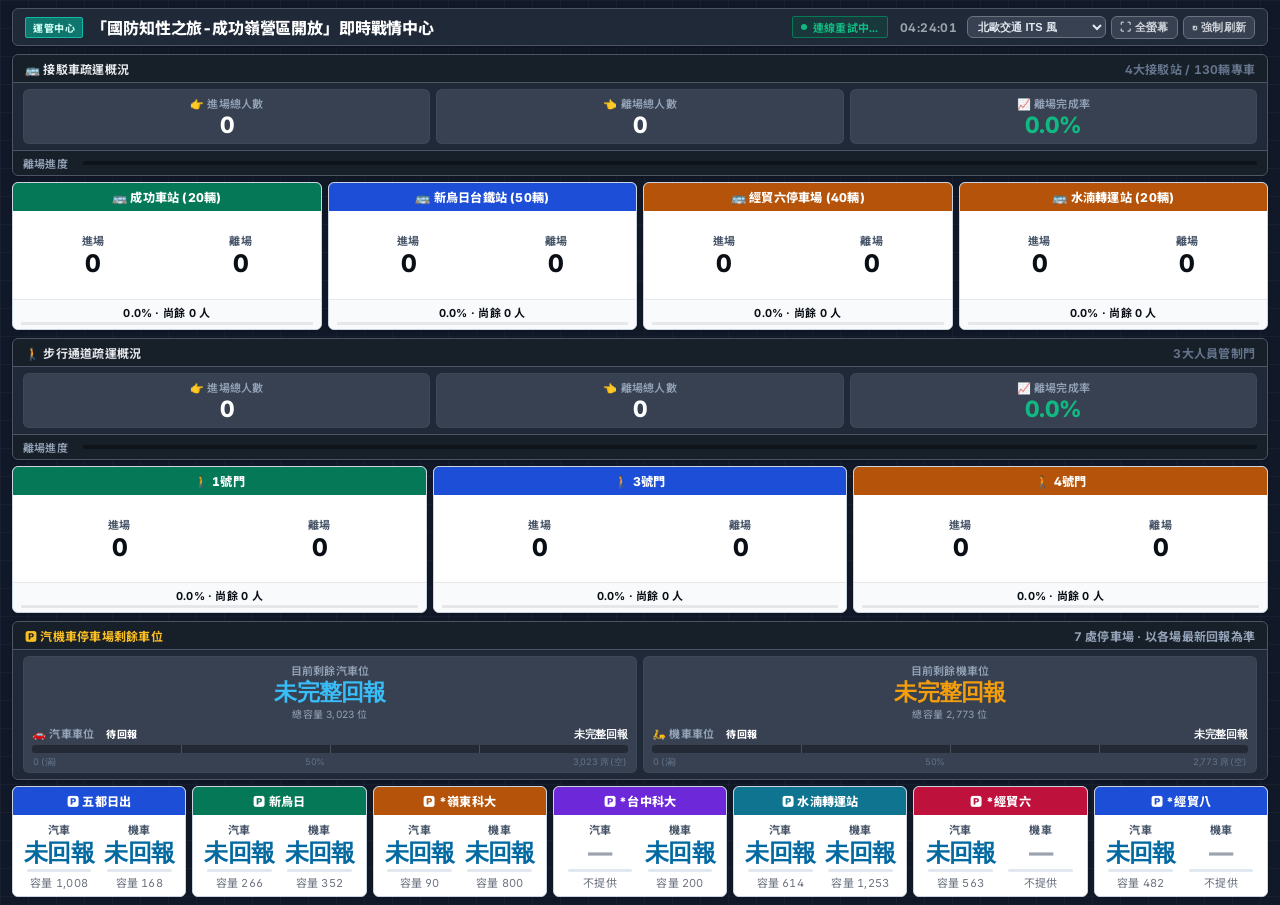
<file: theme-nordic-its.html>
<!DOCTYPE html>
<html lang="zh-TW">
<head>
  <meta charset="UTF-8">
  <meta name="viewport" content="width=device-width, initial-scale=1">
  <title>「國防知性之旅-成功嶺營區開放」即時戰情中心</title>
  <link rel="preconnect" href="https://fonts.googleapis.com">
  <link rel="preconnect" href="https://fonts.gstatic.com" crossorigin>
  <link href="https://fonts.googleapis.com/css2?family=Inter:wght@400;600;700;800;900&family=Noto+Sans+TC:wght@400;500;700;900&display=swap" rel="stylesheet">
  <style>
    :root {
      /* 預設基礎主題變數 (🇯🇵 日本鐵道 JR 指揮中樞風 - 標竿秩序與極致易讀) */
      --theme-bg: #101419;
      --theme-grid: linear-gradient(to right, rgba(255, 255, 255, 0.02) 1px, transparent 1px),
                    linear-gradient(to bottom, rgba(255, 255, 255, 0.02) 1px, transparent 1px);
      --theme-grid-size: 32px 32px;
      
      --theme-surface: #171E25;
      --theme-surface-inner: #212933;
      --theme-border: #2B3746;
      --theme-border-light: #3E4E63;
      
      --text-white: #FFFFFF;
      --text-muted: #94A3B8;
      --text-label: #475569;
      --text-dark: #0A0F15;
      
      --badge-bg: #047857;
      --badge-text: #FFFFFF;
      --badge-border: #065F46;
      
      --card-white: #FFFFFF;
      --card-border: #CBD5E1;
      --card-footer: #F8FAFC;
      --card-radius: 3px;
      
      --track-bg: #E2E8F0;
      --fill-default: #0369A1;
      --warning-color: #D97706;
      --danger-color: #DC2626;
      
      /* JR 鐵道路線色標 (高辨識度、極度清楚) */
      --mil-green: #15803D;   /* 山手線綠 (綠線) */
      --mil-blue: #0284C7;    /* 京濱東北藍 (藍線) */
      --mil-amber: #D97706;   /* 總武線琥珀 (黃線) */
      --mil-purple: #7C3AED;  /* 半藏門紫 (紫線) */
      --mil-teal: #0D9488;    /* 常磐線青 (步行) */
      --mil-wine: #DC2626;    /* 丸之內紅 (紅線) */
    }

    /* 🛡️ 主題 2：Palantir 國防深海鈦金風 (五角大廈與國防態勢感知) */
    body.theme-palantir {
      --theme-bg: #090E17;
      --theme-grid: radial-gradient(rgba(56, 189, 248, 0.08) 1px, transparent 1px);
      --theme-grid-size: 24px 24px;
      --theme-surface: #0F1726;
      --theme-surface-inner: #152238;
      --theme-border: #1E2E48;
      --theme-border-light: #2A4064;
      --badge-bg: #1E3A8A;
      --badge-text: #93C5FD;
      --badge-border: #2563EB;
      --card-radius: 4px;
      --mil-green: #065F46;
      --mil-blue: #1E40AF;
      --mil-amber: #92400E;
      --mil-purple: #581C87;
      --mil-teal: #0F766E;
      --mil-wine: #831843;
      --fill-default: #2563EB;
    }

    /* 🚀 主題 3：SpaceX 航太任務控制室黑魂風 (消光黑底、雷射精準) */
    body.theme-spacex {
      --theme-bg: #050608;
      --theme-grid: none;
      --theme-surface: #0E1015;
      --theme-surface-inner: #161922;
      --theme-border: #222632;
      --theme-border-light: #32384A;
      --badge-bg: #B91C1C;
      --badge-text: #FFFFFF;
      --badge-border: #DC2626;
      --card-radius: 2px;
      --card-border: #4B5563;
      --mil-green: #059669;
      --mil-blue: #2563EB;
      --mil-amber: #D97706;
      --mil-purple: #9333EA;
      --mil-teal: #0D9488;
      --mil-wine: #E11D48;
      --fill-default: #FFFFFF;
    }

    /* 🌲 主題 4：北歐智慧交通 ITS 工業風 (Volvo / 歐規交通調度) */
    body.theme-nordic {
      --theme-bg: #111827;
      --theme-grid: linear-gradient(to right, rgba(255, 255, 255, 0.03) 1px, transparent 1px),
                    linear-gradient(to bottom, rgba(255, 255, 255, 0.03) 1px, transparent 1px);
      --theme-grid-size: 28px 28px;
      --theme-surface: #1F2937;
      --theme-surface-inner: #374151;
      --theme-border: #4B5563;
      --theme-border-light: #6B7280;
      --badge-bg: #0F766E;
      --badge-text: #CCFBF1;
      --badge-border: #14B8A6;
      --card-radius: 6px;
      --mil-green: #047857;
      --mil-blue: #1D4ED8;
      --mil-amber: #B45309;
      --mil-purple: #6D28D9;
      --mil-teal: #0E7490;
      --mil-wine: #BE123C;
      --fill-default: #0284C7;
    }

    /* 🇨🇭 主題 5：瑞士極簡工藝風 (理性幾何、包浩斯排印) */
    body.theme-swiss {
      --theme-bg: #0C0D12;
      --theme-grid: linear-gradient(to right, rgba(255, 255, 255, 0.025) 1px, transparent 1px),
                    linear-gradient(to bottom, rgba(255, 255, 255, 0.025) 1px, transparent 1px);
      --theme-grid-size: 32px 32px;
      --theme-surface: #14161F;
      --theme-surface-inner: #1B1E2B;
      --theme-border: #262A38;
      --theme-border-light: #343A4E;
      --badge-bg: #181B26;
      --badge-text: #E2E8F0;
      --badge-border: #33394B;
      --card-radius: 3px;
      --mil-green: #065F46;
      --mil-blue: #1E40AF;
      --mil-amber: #92400E;
      --mil-purple: #581C87;
      --mil-teal: #0F766E;
      --mil-wine: #831843;
      --fill-default: #1D4ED8;
    }

    * {
      box-sizing: border-box;
      margin: 0;
      padding: 0;
      user-select: none;
      -webkit-tap-highlight-color: transparent;
    }

    body {
      background-color: var(--theme-bg);
      background-image: var(--theme-grid);
      background-size: var(--theme-grid-size);
      font-family: 'Inter', -apple-system, BlinkMacSystemFont, "Segoe UI", 'Noto Sans TC', sans-serif;
      color: var(--text-white);
      padding: 8px 12px;
      min-height: 100svh;
      width: 100%;
      margin: 0 auto;
      display: grid;
      grid-template-rows: auto repeat(3, 1fr);
      gap: 8px;
      overflow-x: hidden;
      font-feature-settings: "tnum" 1, "cv02" 1, "cv03" 1, "cv04" 1;
      font-variant-numeric: tabular-nums;
      letter-spacing: -0.01em;
    }

    /* 頂部導航列 */
    header {
      display: flex;
      justify-content: space-between;
      align-items: center;
      background: var(--theme-surface);
      border: 1px solid var(--theme-border);
      border-radius: var(--card-radius);
      padding: 6px 12px;
      box-shadow: 0 1px 3px rgba(0, 0, 0, 0.25);
      gap: 10px;
    }

    .header-title {
      display: flex;
      align-items: center;
      gap: 8px;
      min-width: 0;
    }

    .header-badge {
      background: var(--badge-bg);
      color: var(--badge-text);
      border: 1px solid var(--badge-border);
      font-size: 10px;
      font-weight: 800;
      padding: 2px 7px;
      border-radius: 2px;
      letter-spacing: 0.06em;
      white-space: nowrap;
      flex-shrink: 0;
    }

    h1 {
      font-size: clamp(14px, 1.25vw, 18px);
      font-weight: 800;
      color: #FFFFFF;
      letter-spacing: -0.01em;
      white-space: nowrap;
      overflow: hidden;
      text-overflow: ellipsis;
    }

    .header-status {
      display: flex;
      align-items: center;
      gap: 12px;
      font-size: 12px;
      font-weight: 600;
      color: var(--text-muted);
      margin-left: auto;
      flex-shrink: 0;
    }

    .live-indicator {
      display: flex;
      align-items: center;
      gap: 6px;
      background: rgba(5, 122, 85, 0.18);
      border: 1px solid #057A55;
      color: #10B981;
      padding: 2px 8px;
      border-radius: 2px;
      font-size: 11px;
      font-weight: 700;
      letter-spacing: 0.02em;
      white-space: nowrap;
    }

    .live-dot {
      width: 6px;
      height: 6px;
      border-radius: 50%;
      background-color: #10B981;
      animation: pulse 2s infinite ease-in-out;
    }

    @keyframes pulse {
      0% { opacity: 0.35; }
      50% { opacity: 1; }
      100% { opacity: 0.35; }
    }

    #currentTime {
      font-family: 'Inter', monospace;
      font-weight: 700;
      color: #9CA3AF;
      letter-spacing: 0.04em;
      font-size: 12px;
    }

    /* 📱 置頂控制按鈕列 (風格切換 / 全螢幕 / 旋轉 / 鏡像) */
    .floating-toolbar {
      display: flex;
      align-items: center;
      gap: 5px;
      flex-shrink: 0;
    }

    .theme-select {
      background: var(--theme-surface-inner);
      color: #E2E8F0;
      border: 1px solid var(--theme-border-light);
      padding: 3px 6px;
      border-radius: var(--card-radius);
      font-size: 11px;
      font-weight: 700;
      cursor: pointer;
      outline: none;
      transition: all 0.15s ease;
    }

    .theme-select:hover, .theme-select:focus {
      border-color: #94A3B8;
      background: var(--theme-surface);
    }

    .fab-btn {
      background: var(--theme-surface-inner);
      color: #D1D5DB;
      border: 1px solid var(--theme-border-light);
      padding: 3px 8px;
      border-radius: var(--card-radius);
      font-size: 11px;
      font-weight: 700;
      cursor: pointer;
      display: inline-flex;
      align-items: center;
      gap: 4px;
      transition: all 0.12s ease;
      white-space: nowrap;
      letter-spacing: 0.02em;
    }

    .fab-btn:hover, .fab-btn:active {
      background: #FFFFFF;
      color: #0B0F19;
      border-color: #FFFFFF;
    }

    .fab-btn.active {
      background: #DC2626;
      border-color: #B91C1C;
      color: #FFFFFF;
    }


    /* 區塊容器 */
    .section-container {
      display: grid;
      grid-template-rows: auto 1fr;
      gap: 6px;
      min-width: 0;
    }

    /* 大盤統計橫幅 */
    .summary-banner {
      background: var(--theme-surface);
      border: 1px solid var(--theme-border);
      border-radius: var(--card-radius);
      overflow: hidden;
      box-shadow: 0 1px 3px rgba(0, 0, 0, 0.2);
    }

    .banner-header {
      background: rgba(0, 0, 0, 0.25);
      padding: 5px 12px;
      font-size: 12px;
      font-weight: 700;
      color: #E5E7EB;
      border-bottom: 1px solid var(--theme-border);
      display: flex;
      justify-content: space-between;
      align-items: center;
      letter-spacing: 0.02em;
    }

    .banner-header.amber {
      color: #FBBF24;
    }

    .banner-metrics {
      display: grid;
      grid-template-columns: repeat(3, 1fr);
      padding: 6px 10px;
      gap: 6px;
      background: var(--theme-surface);
    }

    .metric-box {
      text-align: center;
      background: var(--theme-surface-inner);
      padding: 5px 8px;
      border-radius: var(--card-radius);
      border: 1px solid rgba(255, 255, 255, 0.04);
      display: flex;
      flex-direction: column;
      justify-content: center;
    }

    .metric-label {
      font-size: 11px;
      font-weight: 600;
      color: var(--text-muted);
      margin-bottom: 1px;
      white-space: nowrap;
      letter-spacing: 0.02em;
    }

    .metric-value {
      font-size: clamp(19px, 2.5vh, 28px);
      font-weight: 800;
      font-family: 'Inter', sans-serif;
      color: #FFFFFF;
      letter-spacing: -0.03em;
      line-height: 1.15;
    }

    .metric-value.rate { color: #10B981; }
    .metric-value.amber { color: #F59E0B; }
    .metric-value.blue { color: #38BDF8; }

    .metric-capacity {
      color: var(--text-muted);
      font-size: 10px;
      margin-top: 1px;
      letter-spacing: 0.02em;
    }

    /* 大盤總進度條 */
    .banner-progress-row {
      display: flex;
      align-items: center;
      padding: 4px 10px;
      background: rgba(0, 0, 0, 0.25);
      border-top: 1px solid var(--theme-border);
      gap: 8px;
    }

    .progress-label {
      font-size: 11px;
      font-weight: 600;
      color: var(--text-muted);
      min-width: 52px;
      white-space: nowrap;
      letter-spacing: 0.02em;
    }

    .progress-track {
      flex: 1;
      height: 4px;
      background: rgba(0, 0, 0, 0.35);
      border-radius: 1px;
      overflow: hidden;
      position: relative;
    }

    .progress-fill {
      height: 100%;
      background: var(--fill-default);
      border-radius: 1px;
      width: 0%;
      transition: width 0.5s cubic-bezier(0.4, 0, 0.2, 1);
    }

    .progress-fill.amber {
      background: #F59E0B;
    }

    /* 🅿️ 停車場大盤指標欄位 (雙欄: 汽車剩餘 / 機車剩餘) */
    #parkingSection .banner-metrics {
      grid-template-columns: repeat(2, 1fr);
    }

    /* 🅿️ 七處停車場單站微型圖像化跑條 */
    .parking-bar-track {
      height: 3px;
      background: #E2E8F0;
      border-radius: 1.5px;
      overflow: hidden;
      margin: 2px auto;
      width: 85%;
    }
    .parking-bar-fill {
      height: 100%;
      background: #0284C7;
      border-radius: 1.5px;
      width: 0%;
      transition: width 0.4s ease;
    }
    .parking-bar-fill.amber {
      background: #D97706;
    }
    .parking-bar-fill.warning {
      background: #EAB308 !important;
    }
    .parking-bar-fill.danger {
      background: #DC2626 !important;
    }

    /* 🅿️ 停車場大盤總數雙進度條 (分開汽車與機車剩餘) */
    .parking-progress-dual {
      display: grid;
      grid-template-columns: 1fr 1fr;
      gap: 12px;
      padding: 4px 10px;
    }

    .parking-progress-col {
      display: flex;
      flex-direction: column;
      gap: 4px;
      margin-top: 6px;
      min-width: 0;
    }

    .progress-sub-header {
      display: flex;
      justify-content: space-between;
      align-items: center;
      line-height: 1.2;
    }

    .progress-sub-header .progress-label {
      font-size: 11px;
      font-weight: 700;
      color: var(--text-muted);
      letter-spacing: 0.02em;
    }

    .progress-sub-header .progress-pct {
      font-size: 11px;
      font-weight: 700;
      color: #FFFFFF;
      font-family: 'Inter', sans-serif;
      font-variant-numeric: tabular-nums;
      display: flex;
      align-items: center;
      gap: 4px;
    }
    .progress-sub-title {
      display: flex;
      align-items: center;
      gap: 6px;
    }
    .status-pill {
      font-size: 10px;
      font-weight: 800;
      padding: 1px 6px;
      border-radius: 3px;
      line-height: 1.2;
      letter-spacing: 0.02em;
      transition: all 0.3s ease;
    }
    .status-pill.green {
      background: rgba(16, 185, 129, 0.2);
      color: #34D399;
      border: 1px solid rgba(16, 185, 129, 0.4);
    }
    .status-pill.yellow {
      background: rgba(245, 158, 11, 0.2);
      color: #FBBF24;
      border: 1px solid rgba(245, 158, 11, 0.4);
    }
    .status-pill.red {
      background: rgba(220, 38, 38, 0.25);
      color: #F87171;
      border: 1px solid rgba(220, 38, 38, 0.5);
    }
    .parking-progress-col .progress-track {
      flex: none;
      height: 8px;
      border-radius: 3px;
    }
    .progress-mark {
      position: absolute;
      top: 0;
      bottom: 0;
      width: 1px;
      background: rgba(255, 255, 255, 0.18);
      pointer-events: none;
    }
    .progress-scale {
      display: flex;
      justify-content: space-between;
      font-size: 9px;
      color: #64748B;
      font-family: 'Inter', sans-serif;
      line-height: 1.1;
      padding: 0 1px;
      user-select: none;
    }

    /* 卡片網格 */
    .cards-grid {
      display: grid;
      gap: 6px;
    }

    .grid-4 { grid-template-columns: repeat(4, 1fr); }
    .grid-3 { grid-template-columns: repeat(3, 1fr); }
    .grid-7 { grid-template-columns: repeat(7, minmax(0, 1fr)); }

    /* 單一站點與停車場卡片 - 白底黑字面盤 */
    .station-card {
      background: var(--card-white);
      border: 1px solid var(--card-border);
      border-radius: var(--card-radius);
      overflow: hidden;
      box-shadow: 0 1px 3px rgba(0, 0, 0, 0.12);
      display: flex;
      flex-direction: column;
      min-width: 0;
    }

    .card-header {
      padding: 5px 8px;
      font-size: clamp(11px, 0.95vw, 13px);
      font-weight: 800;
      color: #FFFFFF;
      text-align: center;
      letter-spacing: 0.02em;
      white-space: nowrap;
      overflow: hidden;
      text-overflow: ellipsis;
    }

    /* 色標對應各線 */
    .bg-green  { background: var(--mil-green); }
    .bg-blue   { background: var(--mil-blue); }
    .bg-amber  { background: var(--mil-amber); }
    .bg-purple { background: var(--mil-purple); }
    .bg-pink   { background: var(--mil-wine); }
    .bg-teal   { background: var(--mil-teal); }

    .card-body {
      display: grid;
      grid-template-columns: 1fr 1fr;
      padding: 6px 8px;
      gap: 4px;
      background: #FFFFFF;
      flex: 1;
      align-items: center;
    }

    .card-col {
      text-align: center;
      min-width: 0;
    }

    .card-col-label {
      font-size: 11px;
      font-weight: 700;
      color: var(--text-label);
      margin-bottom: 2px;
      letter-spacing: 0.03em;
    }

    .card-col-num {
      font-size: clamp(19px, 2.7vh, 27px);
      font-weight: 800;
      font-family: 'Inter', sans-serif;
      color: var(--text-dark);
      line-height: 1.15;
      letter-spacing: -0.03em;
      white-space: nowrap;
    }

    .card-col-num.remain {
      color: #0369A1;
    }

    .card-col-num.unavailable {
      color: #9CA3AF;
    }

    .parking-capacity {
      color: #6B7280;
      font-size: 11px;
      margin-top: 2px;
      white-space: nowrap;
      letter-spacing: 0.02em;
    }

    .card-footer {
      padding: 4px 8px;
      background: var(--card-footer);
      border-top: 1px solid #E5E7EB;
    }

    .card-status-text {
      font-size: 11px;
      font-weight: 700;
      color: var(--text-dark);
      text-align: center;
      margin-bottom: 2px;
      white-space: nowrap;
      letter-spacing: 0.02em;
    }

    .card-progress-track {
      height: 3px;
      background: #E5E7EB;
      border-radius: 1px;
      overflow: hidden;
    }

    .card-progress-fill {
      height: 100%;
      background: var(--fill-default);
      border-radius: 1px;
      width: 0%;
      transition: width 0.5s cubic-bezier(0.4, 0, 0.2, 1);
    }

    .card-progress-fill.warning { background: var(--warning-color) !important; }
    .card-progress-fill.danger  { background: var(--danger-color) !important; }

    footer {
      text-align: center;
      font-size: 11px;
      color: #6B7280;
      padding: 3px 0;
      letter-spacing: 0.03em;
    }

    /* ========================================================= */
    /* 📱 手機緊湊排版 (Landscape & Max-Height: 520px)   */
    /* ========================================================= */
    @media (max-width: 900px), (orientation: landscape) and (max-height: 520px) {
      body {
        padding: max(4px, env(safe-area-inset-top)) max(8px, env(safe-area-inset-right)) max(4px, env(safe-area-inset-bottom)) max(8px, env(safe-area-inset-left));
        grid-template-columns: 56fr 44fr;
        grid-template-rows: auto minmax(0, 1fr) minmax(0, 1fr);
        height: 100svh;
        gap: 5px;
        min-height: 100svh;
        overflow-y: auto;
        overflow-x: hidden;
      }

      header, #parkingSection, footer {
        grid-column: 1 / -1;
      }

      /* 緊湊型頂部列 */
      header {
        padding: 3px 8px;
        gap: 8px;
      }
      .header-badge {
        font-size: 9px;
        padding: 1px 5px;
      }
      h1 {
        font-size: 12px;
        letter-spacing: 0;
      }
      .header-status {
        gap: 6px;
        font-size: 11px;
      }
      .live-indicator {
        padding: 1px 6px;
        font-size: 10px;
        gap: 4px;
      }
      .live-dot {
        width: 5px;
        height: 5px;
      }
      #currentTime {
        font-size: 11px;
      }
      .theme-select {
        font-size: 10px;
        padding: 1px 4px;
      }
      .fab-btn {
        font-size: 10px;
        padding: 2px 6px;
        gap: 2px;
      }

      /* 區塊容器 */
      .section-container {
        gap: 4px;
      }

      /* 緊湊型大盤橫幅 */
      .summary-banner {
        border-radius: 2px;
      }
      .banner-header {
        padding: 2px 8px;
        font-size: 11px;
      }
      .banner-header > span:last-child {
        font-size: 9px !important;
      }
      .banner-metrics {
        padding: 3px 6px;
        gap: 4px;
      }
      .metric-box {
        padding: 2px 4px;
      }
      .metric-label {
        font-size: 9px;
        line-height: 1.1;
        margin-bottom: 1px;
      }
      .metric-value {
        font-size: 16px;
        line-height: 1.1;
      }
      .metric-capacity {
        font-size: 9px;
        line-height: 1;
      }
      .banner-progress-row {
        padding: 2px 8px;
        gap: 6px;
      }
      .parking-progress-dual {
        gap: 6px;
        padding: 2px 8px;
      }
      .progress-sub-header .progress-label,
      .progress-sub-header .progress-pct {
        font-size: 9px;
      }
      .progress-label {
        font-size: 9px;
        min-width: 42px;
      }
      .progress-track {
        height: 3px;
      }

      /* 卡片網格與卡身 */
      .cards-grid {
        gap: 4px;
      }
      .station-card {
        border-radius: 2px;
      }
      .card-header {
        padding: 2px 2px;
        font-size: 10px;
        line-height: 1.2;
        white-space: nowrap;
        overflow: hidden;
        text-overflow: ellipsis;
      }
      .card-body {
        padding: 3px 2px;
        gap: 2px;
      }
      .card-col-label {
        font-size: 9px;
        line-height: 1.1;
        margin-bottom: 1px;
      }
      .card-col-num {
        font-size: 16px;
        line-height: 1.1;
      }
      .card-footer {
        padding: 2px 4px;
      }
      .card-status-text {
        font-size: 9px;
        margin-bottom: 1px;
        line-height: 1.1;
      }
      .card-progress-track {
        height: 3px;
      }

      /* 🅿️ 停車場 7 處卡片專屬優化：乾淨對齊、無重疊 */
      #parkingSection .cards-grid {
        gap: 4px;
      }
      #parkingSection .card-header {
        font-size: 10px;
        padding: 2px 1px;
      }
      #parkingSection .card-body {
        display: grid;
        grid-template-columns: 1fr 1fr;
        padding: 2px 2px;
        gap: 2px;
      }
      #parkingSection .card-col {
        display: flex;
        flex-direction: column;
        align-items: center;
        justify-content: center;
      }
      #parkingSection .card-col-label {
        font-size: 9px;
      }
      #parkingSection .card-col-num {
        font-size: 14px;
        line-height: 1.15;
      }
      #parkingSection .parking-capacity {
        font-size: 9px;
        line-height: 1;
        margin-top: 1px;
      }

      footer {
        font-size: 9px;
        padding: 2px 0;
      }
    }

    /* 針對超薄高度螢幕 (Safari 網址列開啟，可視高度 < 350px) 保持順暢瀏覽 */
    @media (orientation: landscape) and (max-height: 350px) {
      body {
        gap: 3px;
        padding: 2px 5px;
      }
      .section-container {
        gap: 2px;
      }
      .card-col-num {
        font-size: 14px;
      }
      #parkingSection .card-col-num {
        font-size: 12px;
      }
      .metric-value {
        font-size: 14px;
      }
    }

    #liveText:empty { display: none; }
    .live-indicator:has(#liveText:empty) {
      padding: 0;
      background: none;
      border: 0;
    }

    @media (max-width: 900px), (orientation: landscape) and (max-height: 520px) {
      header { display: grid; grid-template-columns: minmax(0, 1fr) auto auto; }
      h1 { white-space: normal; overflow: visible; line-height: 1.2; }
      .header-title { gap: 5px; }
      .section-container { min-height: 0; grid-template-rows: auto minmax(0, 1fr); }
      .banner-progress-row { display: none; }
      .card-header { white-space: normal; text-overflow: clip; min-height: 28px; display: grid; align-items: center; }
      #parkingSection .card-header { min-height: 18px; }
      #parkingSection .metric-box {
        display: grid;
        grid-template-columns: auto 1fr auto;
        align-items: center;
        column-gap: 6px;
      }
      #parkingSection .metric-value { text-align: left; }
      .parking-progress-col { grid-column: 1 / -1; margin-top: 2px; gap: 2px; }
      .parking-progress-col .progress-label, .progress-scale { display: none; }
      .parking-progress-col .progress-track { height: 6px; }
      .progress-sub-header { flex-wrap: wrap; gap: 2px; }
      .theme-select { max-width: 145px; }
    }

    @media (orientation: portrait) and (max-width: 900px) {
      body {
        grid-template-columns: minmax(0, 1fr);
        grid-template-rows: auto minmax(0, 1fr) minmax(0, 1fr) auto;
        gap: 4px;
        padding: max(4px, env(safe-area-inset-top)) max(6px, env(safe-area-inset-right)) max(4px, env(safe-area-inset-bottom)) max(6px, env(safe-area-inset-left));
      }
      header { grid-template-columns: minmax(0, 1fr) auto; gap: 4px; }
      .header-title { grid-column: 1 / -1; }
      .header-status { grid-column: 2; grid-row: 2; margin-left: auto; }
      .floating-toolbar { grid-column: 1; grid-row: 2; width: auto; }
      .grid-4 { grid-template-columns: repeat(4, minmax(0, 1fr)); }
      #parkingSection .cards-grid { grid-template-columns: repeat(4, minmax(0, 1fr)); }
      #parkingSection .metric-box { grid-template-columns: 1fr auto; }
      #parkingSection .metric-capacity { grid-column: 1 / -1; text-align: left; }
      #parkingSection .metric-value { text-align: right; }
      #parkingNote { display: none; }
      #parkingSection .card-col { min-width: 0; }
      #parkingSection .parking-capacity { white-space: normal; max-width: 100%; text-align: center; }
      .progress-sub-header .progress-pct { font-size: 9px; }
      .card-col-num { font-size: 14px; }
      .theme-select { max-width: 135px; }
    }
  </style>
</head>
<body class="theme-jr">
  <!-- 頂部資訊列 -->
  <header>
    <div class="header-title">
      <span class="header-badge">運管中心</span>
      <h1>「國防知性之旅-成功嶺營區開放」即時戰情中心</h1>
    </div>
    <div class="header-status">
      <div class="live-indicator" id="liveBadge">
        <span class="live-dot"></span>
        <span id="liveText" role="status"></span>
      </div>
      <div id="currentTime">--:--:--</div>
    </div>
    <div class="floating-toolbar">
      <select id="themeSelector" class="theme-select" onchange="applyTheme(this.value)">
        <option value="jr" selected>JR 鐵道中樞風 (主版)</option>
        <option value="palantir">Palantir 國防風</option>
        <option value="spacex">SpaceX 航太風</option>
        <option value="nordic">北歐交通 ITS 風</option>
        <option value="swiss">瑞士工藝風</option>
      </select>
      <button id="fabFullscreen" class="fab-btn" onclick="toggleFullscreen()">⛶ 全螢幕</button>
      <button id="fabRefresh" class="fab-btn" onclick="forceRefresh()">↻ 強制刷新</button>
    </div>
  </header>

  <!-- ========================================== -->
  <!-- 🚌 段落一：接駁車疏運概況 -->
  <!-- ========================================== -->
  <div class="section-container">
    <div class="summary-banner">
      <div class="banner-header">
        <span>🚌 接駁車疏運概況</span>
        <span style="font-size: 12px; color: #64748B;">4大接駁站 / 130輛專車</span>
      </div>
      <div class="banner-metrics">
        <div class="metric-box">
          <div class="metric-label">👉 進場總人數</div>
          <div class="metric-value" id="busTotalIn">0</div>
        </div>
        <div class="metric-box">
          <div class="metric-label">👈 離場總人數</div>
          <div class="metric-value" id="busTotalOut">0</div>
        </div>
        <div class="metric-box">
          <div class="metric-label">📈 離場完成率</div>
          <div class="metric-value rate" id="busTotalRate">0.0%</div>
        </div>
      </div>
      <div class="banner-progress-row">
        <span class="progress-label">離場進度</span>
        <div class="progress-track">
          <div class="progress-fill" id="busMainBar"></div>
        </div>
      </div>
    </div>

    <!-- 4 大接駁車站卡片 -->
    <div class="cards-grid grid-4">
      <!-- 成功車站 -->
      <div class="station-card">
        <div class="card-header bg-green">🚌 成功車站 (20輛)</div>
        <div class="card-body">
          <div class="card-col">
            <div class="card-col-label">進場</div>
            <div class="card-col-num" id="bus1In">0</div>
          </div>
          <div class="card-col">
            <div class="card-col-label">離場</div>
            <div class="card-col-num" id="bus1Out">0</div>
          </div>
        </div>
        <div class="card-footer">
          <div class="card-status-text" id="bus1Status">0.0% · 尚餘 0 人</div>
          <div class="card-progress-track">
            <div class="card-progress-fill" id="bus1Bar"></div>
          </div>
        </div>
      </div>

      <!-- 新烏日台鐵站 -->
      <div class="station-card">
        <div class="card-header bg-blue">🚌 新烏日台鐵站 (50輛)</div>
        <div class="card-body">
          <div class="card-col">
            <div class="card-col-label">進場</div>
            <div class="card-col-num" id="bus2In">0</div>
          </div>
          <div class="card-col">
            <div class="card-col-label">離場</div>
            <div class="card-col-num" id="bus2Out">0</div>
          </div>
        </div>
        <div class="card-footer">
          <div class="card-status-text" id="bus2Status">0.0% · 尚餘 0 人</div>
          <div class="card-progress-track">
            <div class="card-progress-fill" id="bus2Bar"></div>
          </div>
        </div>
      </div>

      <!-- 經貿六停車場 -->
      <div class="station-card">
        <div class="card-header bg-amber">🚌 經貿六停車場 (40輛)</div>
        <div class="card-body">
          <div class="card-col">
            <div class="card-col-label">進場</div>
            <div class="card-col-num" id="bus3In">0</div>
          </div>
          <div class="card-col">
            <div class="card-col-label">離場</div>
            <div class="card-col-num" id="bus3Out">0</div>
          </div>
        </div>
        <div class="card-footer">
          <div class="card-status-text" id="bus3Status">0.0% · 尚餘 0 人</div>
          <div class="card-progress-track">
            <div class="card-progress-fill" id="bus3Bar"></div>
          </div>
        </div>
      </div>

      <!-- 水湳轉運站 -->
      <div class="station-card">
        <div class="card-header bg-amber">🚌 水湳轉運站 (20輛)</div>
        <div class="card-body">
          <div class="card-col">
            <div class="card-col-label">進場</div>
            <div class="card-col-num" id="bus4In">0</div>
          </div>
          <div class="card-col">
            <div class="card-col-label">離場</div>
            <div class="card-col-num" id="bus4Out">0</div>
          </div>
        </div>
        <div class="card-footer">
          <div class="card-status-text" id="bus4Status">0.0% · 尚餘 0 人</div>
          <div class="card-progress-track">
            <div class="card-progress-fill" id="bus4Bar"></div>
          </div>
        </div>
      </div>
    </div>
  </div>

  <!-- ========================================== -->
  <!-- 🚶 段落二：步行通道疏運概況 -->
  <!-- ========================================== -->
  <div class="section-container">
    <div class="summary-banner">
      <div class="banner-header">
        <span>🚶 步行通道疏運概況</span>
        <span style="font-size: 12px; color: #64748B;">3大人員管制門</span>
      </div>
      <div class="banner-metrics">
        <div class="metric-box">
          <div class="metric-label">👉 進場總人數</div>
          <div class="metric-value" id="walkTotalIn">0</div>
        </div>
        <div class="metric-box">
          <div class="metric-label">👈 離場總人數</div>
          <div class="metric-value" id="walkTotalOut">0</div>
        </div>
        <div class="metric-box">
          <div class="metric-label">📈 離場完成率</div>
          <div class="metric-value rate" id="walkTotalRate">0.0%</div>
        </div>
      </div>
      <div class="banner-progress-row">
        <span class="progress-label">離場進度</span>
        <div class="progress-track">
          <div class="progress-fill" id="walkMainBar"></div>
        </div>
      </div>
    </div>

    <!-- 3 大步行門卡片 -->
    <div class="cards-grid grid-3">
      <!-- 1號門 -->
      <div class="station-card">
        <div class="card-header bg-green">🚶 1號門</div>
        <div class="card-body">
          <div class="card-col">
            <div class="card-col-label">進場</div>
            <div class="card-col-num" id="walk1In">0</div>
          </div>
          <div class="card-col">
            <div class="card-col-label">離場</div>
            <div class="card-col-num" id="walk1Out">0</div>
          </div>
        </div>
        <div class="card-footer">
          <div class="card-status-text" id="walk1Status">0.0% · 尚餘 0 人</div>
          <div class="card-progress-track">
            <div class="card-progress-fill" id="walk1Bar"></div>
          </div>
        </div>
      </div>

      <!-- 3號門 -->
      <div class="station-card">
        <div class="card-header bg-blue">🚶 3號門</div>
        <div class="card-body">
          <div class="card-col">
            <div class="card-col-label">進場</div>
            <div class="card-col-num" id="walk2In">0</div>
          </div>
          <div class="card-col">
            <div class="card-col-label">離場</div>
            <div class="card-col-num" id="walk2Out">0</div>
          </div>
        </div>
        <div class="card-footer">
          <div class="card-status-text" id="walk2Status">0.0% · 尚餘 0 人</div>
          <div class="card-progress-track">
            <div class="card-progress-fill" id="walk2Bar"></div>
          </div>
        </div>
      </div>

      <!-- 4號門 -->
      <div class="station-card">
        <div class="card-header bg-amber">🚶 4號門</div>
        <div class="card-body">
          <div class="card-col">
            <div class="card-col-label">進場</div>
            <div class="card-col-num" id="walk3In">0</div>
          </div>
          <div class="card-col">
            <div class="card-col-label">離場</div>
            <div class="card-col-num" id="walk3Out">0</div>
          </div>
        </div>
        <div class="card-footer">
          <div class="card-status-text" id="walk3Status">0.0% · 尚餘 0 人</div>
          <div class="card-progress-track">
            <div class="card-progress-fill" id="walk3Bar"></div>
          </div>
        </div>
      </div>
    </div>
  </div>

  <!-- ========================================== -->
  <!-- 🅿️ 段落三：六大停車場車位即時監控 (總容量 3,000 席) -->
  <!-- ========================================== -->
  <div class="section-container" id="parkingSection">
    <div class="summary-banner">
      <div class="banner-header amber">
        <span>🅿️ 汽機車停車場剩餘車位</span>
        <span style="font-size: 12px; color: #94A3B8;" id="parkingNote">7 處停車場 · 以各場最新回報為準</span>
      </div>
      <div class="banner-metrics">
        <div class="metric-box"><div class="metric-label">目前剩餘汽車位</div><div class="metric-value blue" id="parkTotalCars">未完整回報</div><div class="metric-capacity">總容量 3,023 位</div>
          <div class="parking-progress-col">
          <div class="progress-sub-header">
            <div class="progress-sub-title">
              <span class="progress-label">🚗 汽車車位</span>
              <span class="status-pill" id="parkingCarsBadge">待回報</span>
            </div>
            <span class="progress-pct" id="parkingCarsRateText">未完整回報</span>
          </div>
          <div class="progress-track">
            <div class="progress-fill" id="parkingCarsBar"></div>
            <div class="progress-mark" style="left: 25%;"></div>
            <div class="progress-mark" style="left: 50%;"></div>
            <div class="progress-mark" style="left: 75%;"></div>
          </div>
          <div class="progress-scale">
            <span>0 (滿)</span>
            <span>50%</span>
            <span>3,023 席 (空)</span>
          </div>
          </div></div>
        <div class="metric-box"><div class="metric-label">目前剩餘機車位</div><div class="metric-value amber" id="parkTotalMotorcycles">未完整回報</div><div class="metric-capacity">總容量 2,773 位</div>
          <div class="parking-progress-col">
          <div class="progress-sub-header">
            <div class="progress-sub-title">
              <span class="progress-label">🛵 機車車位</span>
              <span class="status-pill" id="parkingMotoBadge">待回報</span>
            </div>
            <span class="progress-pct" id="parkingMotoRateText">未完整回報</span>
          </div>
          <div class="progress-track">
            <div class="progress-fill amber" id="parkingMotoBar"></div>
            <div class="progress-mark" style="left: 25%;"></div>
            <div class="progress-mark" style="left: 50%;"></div>
            <div class="progress-mark" style="left: 75%;"></div>
          </div>
          <div class="progress-scale">
            <span>0 (滿)</span>
            <span>50%</span>
            <span>2,773 席 (空)</span>
          </div>
          </div></div>
        <span id="parkReported" style="display:none;">0/7 處</span>
      </div>

    </div>
    <div class="cards-grid grid-7">
      <div class="station-card">
        <div class="card-header bg-blue">🅿️ 五都日出</div>
        <div class="card-body">
          <div class="card-col"><div class="card-col-label">汽車</div><div class="card-col-num remain" id="park1Cars">未回報</div><div class="parking-bar-track"><div class="parking-bar-fill" id="lotCarBar1"></div></div><div class="parking-capacity">容量 1,008</div></div>
          <div class="card-col"><div class="card-col-label">機車</div><div class="card-col-num remain" id="park1Motorcycles">未回報</div><div class="parking-bar-track"><div class="parking-bar-fill amber" id="lotMotoBar1"></div></div><div class="parking-capacity">容量 168</div></div>
        </div>
      </div>
      <div class="station-card">
        <div class="card-header bg-green">🅿️ 新烏日</div>
        <div class="card-body">
          <div class="card-col"><div class="card-col-label">汽車</div><div class="card-col-num remain" id="park2Cars">未回報</div><div class="parking-bar-track"><div class="parking-bar-fill" id="lotCarBar2"></div></div><div class="parking-capacity">容量 266</div></div>
          <div class="card-col"><div class="card-col-label">機車</div><div class="card-col-num remain" id="park2Motorcycles">未回報</div><div class="parking-bar-track"><div class="parking-bar-fill amber" id="lotMotoBar2"></div></div><div class="parking-capacity">容量 352</div></div>
        </div>
      </div>
      <div class="station-card">
        <div class="card-header bg-amber">🅿️ *嶺東科大</div>
        <div class="card-body">
          <div class="card-col"><div class="card-col-label">汽車</div><div class="card-col-num remain" id="park3Cars">未回報</div><div class="parking-bar-track"><div class="parking-bar-fill" id="lotCarBar3"></div></div><div class="parking-capacity">容量 90</div></div>
          <div class="card-col"><div class="card-col-label">機車</div><div class="card-col-num remain" id="park3Motorcycles">未回報</div><div class="parking-bar-track"><div class="parking-bar-fill amber" id="lotMotoBar3"></div></div><div class="parking-capacity">容量 800</div></div>
        </div>
      </div>
      <div class="station-card">
        <div class="card-header bg-purple">🅿️ *台中科大</div>
        <div class="card-body">
          <div class="card-col"><div class="card-col-label">汽車</div><div class="card-col-num remain unavailable" id="park4Cars">—</div><div class="parking-bar-track"><div class="parking-bar-fill" id="lotCarBar4"></div></div><div class="parking-capacity">不提供</div></div>
          <div class="card-col"><div class="card-col-label">機車</div><div class="card-col-num remain" id="park4Motorcycles">未回報</div><div class="parking-bar-track"><div class="parking-bar-fill amber" id="lotMotoBar4"></div></div><div class="parking-capacity">容量 200</div></div>
        </div>
      </div>
      <div class="station-card">
        <div class="card-header bg-teal">🅿️ 水湳轉運站</div>
        <div class="card-body">
          <div class="card-col"><div class="card-col-label">汽車</div><div class="card-col-num remain" id="park5Cars">未回報</div><div class="parking-bar-track"><div class="parking-bar-fill" id="lotCarBar5"></div></div><div class="parking-capacity">容量 614</div></div>
          <div class="card-col"><div class="card-col-label">機車</div><div class="card-col-num remain" id="park5Motorcycles">未回報</div><div class="parking-bar-track"><div class="parking-bar-fill amber" id="lotMotoBar5"></div></div><div class="parking-capacity">容量 1,253</div></div>
        </div>
      </div>
      <div class="station-card">
        <div class="card-header bg-pink">🅿️ *經貿六</div>
        <div class="card-body">
          <div class="card-col"><div class="card-col-label">汽車</div><div class="card-col-num remain" id="park6Cars">未回報</div><div class="parking-bar-track"><div class="parking-bar-fill" id="lotCarBar6"></div></div><div class="parking-capacity">容量 563</div></div>
          <div class="card-col"><div class="card-col-label">機車</div><div class="card-col-num remain unavailable" id="park6Motorcycles">—</div><div class="parking-bar-track"><div class="parking-bar-fill amber" id="lotMotoBar6"></div></div><div class="parking-capacity">不提供</div></div>
        </div>
      </div>
      <div class="station-card">
        <div class="card-header bg-blue">🅿️ *經貿八</div>
        <div class="card-body">
          <div class="card-col"><div class="card-col-label">汽車</div><div class="card-col-num remain" id="park7Cars">未回報</div><div class="parking-bar-track"><div class="parking-bar-fill" id="lotCarBar7"></div></div><div class="parking-capacity">容量 482</div></div>
          <div class="card-col"><div class="card-col-label">機車</div><div class="card-col-num remain unavailable" id="park7Motorcycles">—</div><div class="parking-bar-track"><div class="parking-bar-fill amber" id="lotMotoBar7"></div></div><div class="parking-capacity">不提供</div></div>
        </div>
      </div>
    </div>
  </div>



  <script>
    const SPREADSHEET_ID = "1SOb3pPSJoxGorKtGzcQuYh3FgNAN3UGD68TE5qR679w";

    const PARKING_LOTS = [
  {
    "name": "五都日出",
    "cars": 1008,
    "motorcycles": 168
  },
  {
    "name": "新烏日",
    "cars": 266,
    "motorcycles": 352
  },
  {
    "name": "*嶺東科大",
    "cars": 90,
    "motorcycles": 800
  },
  {
    "name": "*台中科大",
    "cars": 0,
    "motorcycles": 200
  },
  {
    "name": "水湳轉運站",
    "cars": 614,
    "motorcycles": 1253
  },
  {
    "name": "*經貿六",
    "cars": 563,
    "motorcycles": 0
  },
  {
    "name": "*經貿八",
    "cars": 482,
    "motorcycles": 0
  }
];

    function formatNumber(num) {
      return Number(num || 0).toLocaleString('en-US');
    }

    function calcRate(totalCap, currentUsed) {
      if (!totalCap || totalCap <= 0) return { pctText: "0.0%", pctNum: 0, remain: 0 };
      const pct = Math.min(100, Math.round((currentUsed / totalCap) * 1000) / 10);
      const remain = Math.max(0, totalCap - currentUsed);
      return {
        pctText: pct.toFixed(1) + "%",
        pctNum: pct,
        remain: remain
      };
    }

    function updateClock() {
      const now = new Date();
      const hours = String(now.getHours()).padStart(2, '0');
      const minutes = String(now.getMinutes()).padStart(2, '0');
      const seconds = String(now.getSeconds()).padStart(2, '0');
      document.getElementById('currentTime').textContent = `${hours}:${minutes}:${seconds}`;
    }
    setInterval(updateClock, 1000);
    updateClock();

    // 🏆 JSONP 回呼函式：100% 繞過任何瀏覽器 CORS / file 協議限制！
    window.onGvizData = function(data) {
      try {
        if (!data || data.status === 'error' || !data.table || !data.table.rows) {
          document.getElementById('liveText').textContent = '讀取失敗，請確認看板分頁與共用權限';
          return;
        }
        const rows = data.table.rows;

        const getVal = (r, c) => {
          try {
            if (!rows[r] || !rows[r].c || !rows[r].c[c]) return 0;
            const cell = rows[r].c[c];
            if (typeof cell.v === 'number') return cell.v;
            const parsed = parseFloat(cell.v || cell.f || 0);
            return isNaN(parsed) ? 0 : parsed;
          } catch(e) { return 0; }
        };

        // 🔍 動態語意定位：動態尋找各區塊數據所在列，100% 防止 Google Sheets 空行過濾造成的列號位移！
        let busStationsRow = 5;
        let walkTotalRow = 9;
        let walkStationsRow = 14;
        let parkTotalRow = null;
        let parkLotsRow = null;

        rows.forEach((r, idx) => {
          if (!r || !r.c || !r.c[0]) return;
          const text = String(r.c[0].v || r.c[0].f || '');
          if (text.includes('接駁車站即時數據') && rows[idx + 3]) {
            busStationsRow = idx + 3;
          } else if (text.includes('步行通道疏運概況') && rows[idx + 2]) {
            walkTotalRow = idx + 2;
          } else if (text.includes('步行通道即時數據') && rows[idx + 3]) {
            walkStationsRow = idx + 3;
          } else if (text.includes('汽機車停車場剩餘車位') && rows[idx + 2]) {
            parkTotalRow = idx + 2;
          } else if (text.includes('各停車場即時剩餘車位（7處）') && rows[idx + 3]) {
            parkLotsRow = idx + 3;
          }
        });

        // ==========================================
        // 1. 接駁車站點數據 (動態定位：busStationsRow)
        // ==========================================
        const b1In = getVal(busStationsRow, 0);
        const b1Out = getVal(busStationsRow, 3);
        const b2In = getVal(busStationsRow, 6);
        const b2Out = getVal(busStationsRow, 9);
        const b3In = getVal(busStationsRow, 12);
        const b3Out = getVal(busStationsRow, 15);
        const b4In = getVal(busStationsRow, 18);
        const b4Out = getVal(busStationsRow, 21);

        // 接駁車大盤 (Row 0)
        const busTotalIn = getVal(0, 0) || (b1In + b2In + b3In + b4In);
        const busTotalOut = getVal(0, 8) || (b1Out + b2Out + b3Out + b4Out);
        const busRate = calcRate(busTotalIn, busTotalOut);

        document.getElementById('busTotalIn').textContent = formatNumber(busTotalIn);
        document.getElementById('busTotalOut').textContent = formatNumber(busTotalOut);
        document.getElementById('busTotalRate').textContent = busRate.pctText;
        document.getElementById('busMainBar').style.width = busRate.pctNum + "%";

        const updateStationCard = (prefix, inVal, outVal) => {
          document.getElementById(`${prefix}In`).textContent = formatNumber(inVal);
          document.getElementById(`${prefix}Out`).textContent = formatNumber(outVal);
          const r = calcRate(inVal, outVal);
          document.getElementById(`${prefix}Status`).textContent = `${r.pctText} · 餘${formatNumber(r.remain)}人`;
          document.getElementById(`${prefix}Bar`).style.width = r.pctNum + "%";
        };

        updateStationCard('bus1', b1In, b1Out);
        updateStationCard('bus2', b2In, b2Out);
        updateStationCard('bus3', b3In, b3Out);
        updateStationCard('bus4', b4In, b4Out);

        // ==========================================
        // 2. 步行通道數據 (動態定位：walkStationsRow & walkTotalRow)
        // ==========================================
        const w1In = getVal(walkStationsRow, 0);
        const w1Out = getVal(walkStationsRow, 4);
        const w2In = getVal(walkStationsRow, 8);
        const w2Out = getVal(walkStationsRow, 12);
        const w3In = getVal(walkStationsRow, 16);
        const w3Out = getVal(walkStationsRow, 20);

        // 步行大盤
        const walkTotalIn = getVal(walkTotalRow, 0) || (w1In + w2In + w3In);
        const walkTotalOut = getVal(walkTotalRow, 8) || (w1Out + w2Out + w3Out);
        const walkRate = calcRate(walkTotalIn, walkTotalOut);

        document.getElementById('walkTotalIn').textContent = formatNumber(walkTotalIn);
        document.getElementById('walkTotalOut').textContent = formatNumber(walkTotalOut);
        document.getElementById('walkTotalRate').textContent = walkRate.pctText;
        document.getElementById('walkMainBar').style.width = walkRate.pctNum + "%";

        updateStationCard('walk1', w1In, w1Out);
        updateStationCard('walk2', w2In, w2Out);
        updateStationCard('walk3', w3In, w3Out);

        // ==========================================
        // 3. 六大停車場數據 (動態定位：parkTotalRow, parkLotsRow)
        // ==========================================
        // 舊版已停數不可解讀成剩餘數；須同時找到新版標題。
        const parkingReady = parkTotalRow !== null && parkLotsRow !== null;
        const getRemaining = (r, c) => {
          const cell = rows[r]?.c?.[c];
          const raw = cell?.v ?? cell?.f;
          if (raw === null || raw === undefined || String(raw).trim() === '') return null;
          const value = Number(String(raw).replace(/,/g, ''));
          return Number.isSafeInteger(value) && value >= 0 ? value : null;
        };
        const showRemaining = (id, value, missing) => {
          document.getElementById(id).textContent = value === null ? missing : formatNumber(value);
        };
        let reported = 0;
        let carsComplete = parkingReady;
        let motorcyclesComplete = parkingReady;
        PARKING_LOTS.forEach((lot, i) => {
          const cars = lot.cars === 0 ? 0 : parkingReady ? getRemaining(parkLotsRow, i * 4) : null;
          const motorcycles = lot.motorcycles === 0 ? 0 : parkingReady ? getRemaining(parkLotsRow, i * 4 + 2) : null;
          if (lot.cars > 0) showRemaining('park' + (i + 1) + 'Cars', cars, '未回報');
          if (lot.motorcycles > 0) showRemaining('park' + (i + 1) + 'Motorcycles', motorcycles, '未回報');
          if (cars === null) carsComplete = false;
          if (motorcycles === null) motorcyclesComplete = false;
          if (parkingReady && cars !== null && motorcycles !== null) reported++;

          // 🅿️ 單站圖像化剩餘跑條即時更新
          const carBar = document.getElementById('lotCarBar' + (i + 1));
          if (carBar) {
            if (lot.cars === 0) {
              carBar.style.width = '0%';
              carBar.className = 'parking-bar-fill';
            } else if (cars !== null) {
              const pct = Math.min(100, Math.max(0, Math.round((cars / lot.cars) * 100)));
              carBar.style.width = pct + '%';
              carBar.className = pct <= 10 ? 'parking-bar-fill danger' : pct <= 30 ? 'parking-bar-fill warning' : 'parking-bar-fill';
            } else {
              carBar.style.width = '0%';
              carBar.className = 'parking-bar-fill';
            }
          }

          const motoBar = document.getElementById('lotMotoBar' + (i + 1));
          if (motoBar) {
            if (lot.motorcycles === 0) {
              motoBar.style.width = '0%';
              motoBar.className = 'parking-bar-fill';
            } else if (motorcycles !== null) {
              const pct = Math.min(100, Math.max(0, Math.round((motorcycles / lot.motorcycles) * 100)));
              motoBar.style.width = pct + '%';
              motoBar.className = pct <= 10 ? 'parking-bar-fill danger' : pct <= 30 ? 'parking-bar-fill warning' : 'parking-bar-fill amber';
            } else {
              motoBar.style.width = '0%';
              motoBar.className = 'parking-bar-fill';
            }
          }
        });
        showRemaining('parkTotalCars', carsComplete ? getRemaining(parkTotalRow, 0) : null, '未完整回報');
        showRemaining('parkTotalMotorcycles', motorcyclesComplete ? getRemaining(parkTotalRow, 8) : null, '未完整回報');
        document.getElementById('parkReported').textContent = reported + '/7 處';
        document.getElementById('parkingNote').textContent = parkingReady
          ? '7 處停車場 · 以各場最新回報為準'
          : '7 處停車場資料等待更新';

        // 🅿️ 下方停車場大盤總數進度條 (汽車總容量 3,023 / 機車總容量 2,773)
        const totalCarsVal = carsComplete ? getRemaining(parkTotalRow, 0) : null;
        const totalMotoVal = motorcyclesComplete ? getRemaining(parkTotalRow, 8) : null;

        const carsBarEl = document.getElementById('parkingCarsBar');
        const carsTextEl = document.getElementById('parkingCarsRateText');
        if (carsBarEl && carsTextEl) {
          if (totalCarsVal !== null) {
            const carsPct = Math.min(100, Math.max(0, Math.round((totalCarsVal / 3023) * 1000) / 10));
            carsBarEl.style.width = carsPct + "%";
            carsTextEl.textContent = "剩餘 " + carsPct.toFixed(1) + "% (" + formatNumber(totalCarsVal) + " 席可用)";
            const carsBadge = document.getElementById('parkingCarsBadge');
            if (carsPct <= 10) {
              carsBarEl.className = 'progress-fill danger';
              if (carsBadge) { carsBadge.className = 'status-pill red'; carsBadge.textContent = carsPct === 0 ? '已客滿' : '告急'; }
            } else if (carsPct <= 30) {
              carsBarEl.className = 'progress-fill warning';
              if (carsBadge) { carsBadge.className = 'status-pill yellow'; carsBadge.textContent = '吃緊'; }
            } else {
              carsBarEl.className = 'progress-fill';
              if (carsBadge) { carsBadge.className = 'status-pill green'; carsBadge.textContent = '充足'; }
            }
          } else {
            carsBarEl.style.width = "0%";
            carsTextEl.textContent = "未完整回報";
            carsBarEl.className = 'progress-fill';
            const carsBadge = document.getElementById('parkingCarsBadge');
            if (carsBadge) { carsBadge.className = 'status-pill'; carsBadge.textContent = '待回報'; }
          }
        }

        const motoBarEl = document.getElementById('parkingMotoBar');
        const motoTextEl = document.getElementById('parkingMotoRateText');
        if (motoBarEl && motoTextEl) {
          if (totalMotoVal !== null) {
            const motoPct = Math.min(100, Math.max(0, Math.round((totalMotoVal / 2773) * 1000) / 10));
            motoBarEl.style.width = motoPct + "%";
            motoTextEl.textContent = "剩餘 " + motoPct.toFixed(1) + "% (" + formatNumber(totalMotoVal) + " 席可用)";
            const motoBadge = document.getElementById('parkingMotoBadge');
            if (motoPct <= 10) {
              motoBarEl.className = 'progress-fill danger';
              if (motoBadge) { motoBadge.className = 'status-pill red'; motoBadge.textContent = motoPct === 0 ? '已客滿' : '告急'; }
            } else if (motoPct <= 30) {
              motoBarEl.className = 'progress-fill warning';
              if (motoBadge) { motoBadge.className = 'status-pill yellow'; motoBadge.textContent = '吃緊'; }
            } else {
              motoBarEl.className = 'progress-fill amber';
              if (motoBadge) { motoBadge.className = 'status-pill green'; motoBadge.textContent = '充足'; }
            }
          } else {
            motoBarEl.style.width = "0%";
            motoTextEl.textContent = "未完整回報";
            motoBarEl.className = 'progress-fill amber';
            const motoBadge = document.getElementById('parkingMotoBadge');
            if (motoBadge) { motoBadge.className = 'status-pill'; motoBadge.textContent = '待回報'; }
          }
        }

        document.getElementById('liveBadge').className = 'live-indicator';
        document.getElementById('liveText').textContent = '';
      } catch (err) {
        document.getElementById('liveText').textContent = '更新失敗，正在重試...';
        console.warn("更新異常:", err);
      }
    };

    // 🚀 JSONP 輪詢器：動態插入 Script 標籤，不受任何網域與檔案協議限制！
    function requestGvizData() {
      const oldScript = document.getElementById('gvizScript');
      if (oldScript) {
        oldScript.remove();
      }
      const script = document.createElement('script');
      script.id = 'gvizScript';
      script.src = `https://docs.google.com/spreadsheets/d/${SPREADSHEET_ID}/gviz/tq?tqx=responseHandler:onGvizData&sheet=${encodeURIComponent("總即時戰情看板")}&_t=${Date.now()}`;
      script.onerror = function() {
        document.getElementById('liveText').textContent = '連線重試中...';
      };
      document.head.appendChild(script);
    }

    // 立即載入並每 3 秒自動請求
    requestGvizData();
    setInterval(requestGvizData, 3000);

    // ⛶ 全螢幕切換功能 (相容 Windows / Android 原生全螢幕，iPhone 貼心提示)
    function toggleFullscreen() {
      const docEl = document.documentElement;
      const isFullscreen = document.fullscreenElement || document.webkitFullscreenElement;

      if (!isFullscreen) {
        if (docEl.requestFullscreen) {
          docEl.requestFullscreen().catch(() => {});
        } else if (docEl.webkitRequestFullscreen) {
          docEl.webkitRequestFullscreen();
        } else {
          alert("💡 iPhone 提示：\n因 iOS 系統安全限制，請點擊 Safari 下方「分享」按鈕 ➔ 選擇「加入主畫面」，即可享有 100% 滿版無邊框的真全螢幕體驗！");
        }
      } else {
        if (document.exitFullscreen) {
          document.exitFullscreen();
        } else if (document.webkitExitFullscreen) {
          document.webkitExitFullscreen();
        }
      }
    }

    document.addEventListener('fullscreenchange', () => {
      const btn = document.getElementById('fabFullscreen');
      if (btn) btn.classList.toggle('active', !!document.fullscreenElement);
    });

    // 先清除 githack 快取，再重新載入看板與即時資料。
    async function forceRefresh() {
      const btn = document.getElementById('fabRefresh');
      if (btn.disabled) return;
      btn.disabled = true;
      btn.textContent = '↻ 刷新中…';
      const controller = new AbortController();
      const timeout = setTimeout(() => controller.abort(), 8000);
      try {
        const url = new URL(window.location.href);
        if (url.hostname === 'raw.githack.com' || url.hostname === 'rawcdn.githack.com') {
          const source = new URL(url);
          source.search = '';
          source.hash = '';
          const response = await fetch('/purge?url=' + encodeURIComponent(source.href), {
            method: 'DELETE', cache: 'no-store', signal: controller.signal
          });
          if (!response.ok) throw new Error('Cache purge failed');
        }
        if (url.protocol === 'file:') {
          window.location.reload();
        } else {
          url.searchParams.set('_refresh', Date.now().toString());
          window.location.replace(url.href);
        }
      } catch (error) {
        document.getElementById('liveText').textContent = '刷新失敗，請重試';
        btn.disabled = false;
        btn.textContent = '↻ 強制刷新';
      } finally {
        clearTimeout(timeout);
      }
    }

    // 🎨 五大國際頂尖戰情主題動態切換系統
    function getThemeParam() {
      try {
        const urlParams = new URLSearchParams(window.location.search);
        return urlParams.get('theme') || localStorage.getItem('bus_dashboard_theme') || 'jr';
      } catch (e) {
        return 'jr';
      }
    }

    function applyTheme(themeName) {
      const validThemes = ['jr', 'palantir', 'spacex', 'nordic', 'swiss'];
      if (!validThemes.includes(themeName)) themeName = 'jr';
      if (typeof document !== 'undefined' && document.body && document.body.classList) {
        document.body.classList.remove('theme-jr', 'theme-palantir', 'theme-spacex', 'theme-nordic', 'theme-swiss');
        document.body.classList.add('theme-' + themeName);
      }
      try {
        if (typeof localStorage !== 'undefined' && localStorage.setItem) {
          localStorage.setItem('bus_dashboard_theme', themeName);
        }
      } catch (e) {}
      if (typeof document !== 'undefined' && document.getElementById) {
        const sel = document.getElementById('themeSelector');
        if (sel) sel.value = themeName;
      }
    }

    // 頁面載入立即套用主題
    applyTheme('nordic');
  </script>
</body>
</html>
</file>
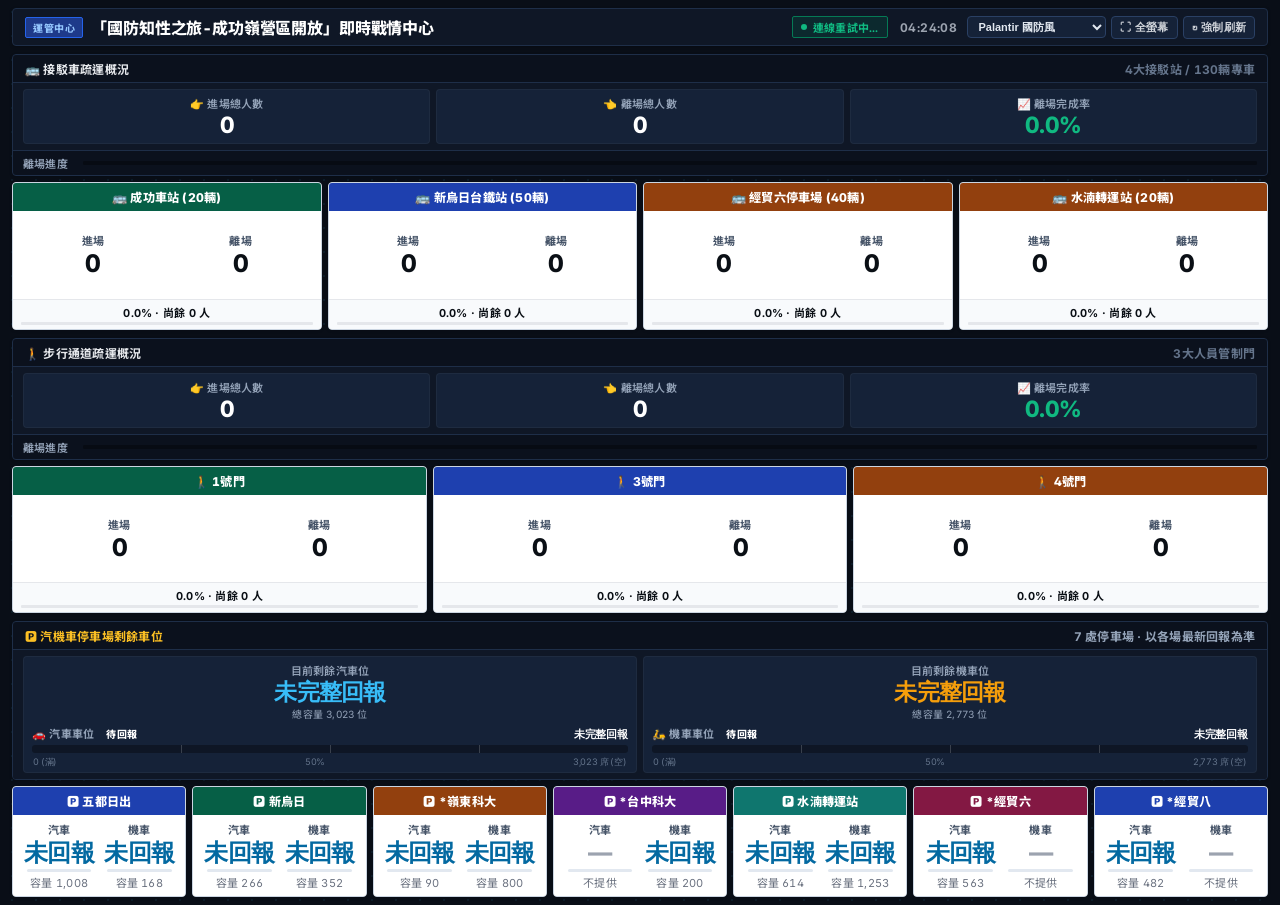
<file: theme-palantir-titanium.html>
<!DOCTYPE html>
<html lang="zh-TW">
<head>
  <meta charset="UTF-8">
  <meta name="viewport" content="width=device-width, initial-scale=1">
  <title>「國防知性之旅-成功嶺營區開放」即時戰情中心</title>
  <link rel="preconnect" href="https://fonts.googleapis.com">
  <link rel="preconnect" href="https://fonts.gstatic.com" crossorigin>
  <link href="https://fonts.googleapis.com/css2?family=Inter:wght@400;600;700;800;900&family=Noto+Sans+TC:wght@400;500;700;900&display=swap" rel="stylesheet">
  <style>
    :root {
      /* 預設基礎主題變數 (🇯🇵 日本鐵道 JR 指揮中樞風 - 標竿秩序與極致易讀) */
      --theme-bg: #101419;
      --theme-grid: linear-gradient(to right, rgba(255, 255, 255, 0.02) 1px, transparent 1px),
                    linear-gradient(to bottom, rgba(255, 255, 255, 0.02) 1px, transparent 1px);
      --theme-grid-size: 32px 32px;
      
      --theme-surface: #171E25;
      --theme-surface-inner: #212933;
      --theme-border: #2B3746;
      --theme-border-light: #3E4E63;
      
      --text-white: #FFFFFF;
      --text-muted: #94A3B8;
      --text-label: #475569;
      --text-dark: #0A0F15;
      
      --badge-bg: #047857;
      --badge-text: #FFFFFF;
      --badge-border: #065F46;
      
      --card-white: #FFFFFF;
      --card-border: #CBD5E1;
      --card-footer: #F8FAFC;
      --card-radius: 3px;
      
      --track-bg: #E2E8F0;
      --fill-default: #0369A1;
      --warning-color: #D97706;
      --danger-color: #DC2626;
      
      /* JR 鐵道路線色標 (高辨識度、極度清楚) */
      --mil-green: #15803D;   /* 山手線綠 (綠線) */
      --mil-blue: #0284C7;    /* 京濱東北藍 (藍線) */
      --mil-amber: #D97706;   /* 總武線琥珀 (黃線) */
      --mil-purple: #7C3AED;  /* 半藏門紫 (紫線) */
      --mil-teal: #0D9488;    /* 常磐線青 (步行) */
      --mil-wine: #DC2626;    /* 丸之內紅 (紅線) */
    }

    /* 🛡️ 主題 2：Palantir 國防深海鈦金風 (五角大廈與國防態勢感知) */
    body.theme-palantir {
      --theme-bg: #090E17;
      --theme-grid: radial-gradient(rgba(56, 189, 248, 0.08) 1px, transparent 1px);
      --theme-grid-size: 24px 24px;
      --theme-surface: #0F1726;
      --theme-surface-inner: #152238;
      --theme-border: #1E2E48;
      --theme-border-light: #2A4064;
      --badge-bg: #1E3A8A;
      --badge-text: #93C5FD;
      --badge-border: #2563EB;
      --card-radius: 4px;
      --mil-green: #065F46;
      --mil-blue: #1E40AF;
      --mil-amber: #92400E;
      --mil-purple: #581C87;
      --mil-teal: #0F766E;
      --mil-wine: #831843;
      --fill-default: #2563EB;
    }

    /* 🚀 主題 3：SpaceX 航太任務控制室黑魂風 (消光黑底、雷射精準) */
    body.theme-spacex {
      --theme-bg: #050608;
      --theme-grid: none;
      --theme-surface: #0E1015;
      --theme-surface-inner: #161922;
      --theme-border: #222632;
      --theme-border-light: #32384A;
      --badge-bg: #B91C1C;
      --badge-text: #FFFFFF;
      --badge-border: #DC2626;
      --card-radius: 2px;
      --card-border: #4B5563;
      --mil-green: #059669;
      --mil-blue: #2563EB;
      --mil-amber: #D97706;
      --mil-purple: #9333EA;
      --mil-teal: #0D9488;
      --mil-wine: #E11D48;
      --fill-default: #FFFFFF;
    }

    /* 🌲 主題 4：北歐智慧交通 ITS 工業風 (Volvo / 歐規交通調度) */
    body.theme-nordic {
      --theme-bg: #111827;
      --theme-grid: linear-gradient(to right, rgba(255, 255, 255, 0.03) 1px, transparent 1px),
                    linear-gradient(to bottom, rgba(255, 255, 255, 0.03) 1px, transparent 1px);
      --theme-grid-size: 28px 28px;
      --theme-surface: #1F2937;
      --theme-surface-inner: #374151;
      --theme-border: #4B5563;
      --theme-border-light: #6B7280;
      --badge-bg: #0F766E;
      --badge-text: #CCFBF1;
      --badge-border: #14B8A6;
      --card-radius: 6px;
      --mil-green: #047857;
      --mil-blue: #1D4ED8;
      --mil-amber: #B45309;
      --mil-purple: #6D28D9;
      --mil-teal: #0E7490;
      --mil-wine: #BE123C;
      --fill-default: #0284C7;
    }

    /* 🇨🇭 主題 5：瑞士極簡工藝風 (理性幾何、包浩斯排印) */
    body.theme-swiss {
      --theme-bg: #0C0D12;
      --theme-grid: linear-gradient(to right, rgba(255, 255, 255, 0.025) 1px, transparent 1px),
                    linear-gradient(to bottom, rgba(255, 255, 255, 0.025) 1px, transparent 1px);
      --theme-grid-size: 32px 32px;
      --theme-surface: #14161F;
      --theme-surface-inner: #1B1E2B;
      --theme-border: #262A38;
      --theme-border-light: #343A4E;
      --badge-bg: #181B26;
      --badge-text: #E2E8F0;
      --badge-border: #33394B;
      --card-radius: 3px;
      --mil-green: #065F46;
      --mil-blue: #1E40AF;
      --mil-amber: #92400E;
      --mil-purple: #581C87;
      --mil-teal: #0F766E;
      --mil-wine: #831843;
      --fill-default: #1D4ED8;
    }

    * {
      box-sizing: border-box;
      margin: 0;
      padding: 0;
      user-select: none;
      -webkit-tap-highlight-color: transparent;
    }

    body {
      background-color: var(--theme-bg);
      background-image: var(--theme-grid);
      background-size: var(--theme-grid-size);
      font-family: 'Inter', -apple-system, BlinkMacSystemFont, "Segoe UI", 'Noto Sans TC', sans-serif;
      color: var(--text-white);
      padding: 8px 12px;
      min-height: 100svh;
      width: 100%;
      margin: 0 auto;
      display: grid;
      grid-template-rows: auto repeat(3, 1fr);
      gap: 8px;
      overflow-x: hidden;
      font-feature-settings: "tnum" 1, "cv02" 1, "cv03" 1, "cv04" 1;
      font-variant-numeric: tabular-nums;
      letter-spacing: -0.01em;
    }

    /* 頂部導航列 */
    header {
      display: flex;
      justify-content: space-between;
      align-items: center;
      background: var(--theme-surface);
      border: 1px solid var(--theme-border);
      border-radius: var(--card-radius);
      padding: 6px 12px;
      box-shadow: 0 1px 3px rgba(0, 0, 0, 0.25);
      gap: 10px;
    }

    .header-title {
      display: flex;
      align-items: center;
      gap: 8px;
      min-width: 0;
    }

    .header-badge {
      background: var(--badge-bg);
      color: var(--badge-text);
      border: 1px solid var(--badge-border);
      font-size: 10px;
      font-weight: 800;
      padding: 2px 7px;
      border-radius: 2px;
      letter-spacing: 0.06em;
      white-space: nowrap;
      flex-shrink: 0;
    }

    h1 {
      font-size: clamp(14px, 1.25vw, 18px);
      font-weight: 800;
      color: #FFFFFF;
      letter-spacing: -0.01em;
      white-space: nowrap;
      overflow: hidden;
      text-overflow: ellipsis;
    }

    .header-status {
      display: flex;
      align-items: center;
      gap: 12px;
      font-size: 12px;
      font-weight: 600;
      color: var(--text-muted);
      margin-left: auto;
      flex-shrink: 0;
    }

    .live-indicator {
      display: flex;
      align-items: center;
      gap: 6px;
      background: rgba(5, 122, 85, 0.18);
      border: 1px solid #057A55;
      color: #10B981;
      padding: 2px 8px;
      border-radius: 2px;
      font-size: 11px;
      font-weight: 700;
      letter-spacing: 0.02em;
      white-space: nowrap;
    }

    .live-dot {
      width: 6px;
      height: 6px;
      border-radius: 50%;
      background-color: #10B981;
      animation: pulse 2s infinite ease-in-out;
    }

    @keyframes pulse {
      0% { opacity: 0.35; }
      50% { opacity: 1; }
      100% { opacity: 0.35; }
    }

    #currentTime {
      font-family: 'Inter', monospace;
      font-weight: 700;
      color: #9CA3AF;
      letter-spacing: 0.04em;
      font-size: 12px;
    }

    /* 📱 置頂控制按鈕列 (風格切換 / 全螢幕 / 旋轉 / 鏡像) */
    .floating-toolbar {
      display: flex;
      align-items: center;
      gap: 5px;
      flex-shrink: 0;
    }

    .theme-select {
      background: var(--theme-surface-inner);
      color: #E2E8F0;
      border: 1px solid var(--theme-border-light);
      padding: 3px 6px;
      border-radius: var(--card-radius);
      font-size: 11px;
      font-weight: 700;
      cursor: pointer;
      outline: none;
      transition: all 0.15s ease;
    }

    .theme-select:hover, .theme-select:focus {
      border-color: #94A3B8;
      background: var(--theme-surface);
    }

    .fab-btn {
      background: var(--theme-surface-inner);
      color: #D1D5DB;
      border: 1px solid var(--theme-border-light);
      padding: 3px 8px;
      border-radius: var(--card-radius);
      font-size: 11px;
      font-weight: 700;
      cursor: pointer;
      display: inline-flex;
      align-items: center;
      gap: 4px;
      transition: all 0.12s ease;
      white-space: nowrap;
      letter-spacing: 0.02em;
    }

    .fab-btn:hover, .fab-btn:active {
      background: #FFFFFF;
      color: #0B0F19;
      border-color: #FFFFFF;
    }

    .fab-btn.active {
      background: #DC2626;
      border-color: #B91C1C;
      color: #FFFFFF;
    }


    /* 區塊容器 */
    .section-container {
      display: grid;
      grid-template-rows: auto 1fr;
      gap: 6px;
      min-width: 0;
    }

    /* 大盤統計橫幅 */
    .summary-banner {
      background: var(--theme-surface);
      border: 1px solid var(--theme-border);
      border-radius: var(--card-radius);
      overflow: hidden;
      box-shadow: 0 1px 3px rgba(0, 0, 0, 0.2);
    }

    .banner-header {
      background: rgba(0, 0, 0, 0.25);
      padding: 5px 12px;
      font-size: 12px;
      font-weight: 700;
      color: #E5E7EB;
      border-bottom: 1px solid var(--theme-border);
      display: flex;
      justify-content: space-between;
      align-items: center;
      letter-spacing: 0.02em;
    }

    .banner-header.amber {
      color: #FBBF24;
    }

    .banner-metrics {
      display: grid;
      grid-template-columns: repeat(3, 1fr);
      padding: 6px 10px;
      gap: 6px;
      background: var(--theme-surface);
    }

    .metric-box {
      text-align: center;
      background: var(--theme-surface-inner);
      padding: 5px 8px;
      border-radius: var(--card-radius);
      border: 1px solid rgba(255, 255, 255, 0.04);
      display: flex;
      flex-direction: column;
      justify-content: center;
    }

    .metric-label {
      font-size: 11px;
      font-weight: 600;
      color: var(--text-muted);
      margin-bottom: 1px;
      white-space: nowrap;
      letter-spacing: 0.02em;
    }

    .metric-value {
      font-size: clamp(19px, 2.5vh, 28px);
      font-weight: 800;
      font-family: 'Inter', sans-serif;
      color: #FFFFFF;
      letter-spacing: -0.03em;
      line-height: 1.15;
    }

    .metric-value.rate { color: #10B981; }
    .metric-value.amber { color: #F59E0B; }
    .metric-value.blue { color: #38BDF8; }

    .metric-capacity {
      color: var(--text-muted);
      font-size: 10px;
      margin-top: 1px;
      letter-spacing: 0.02em;
    }

    /* 大盤總進度條 */
    .banner-progress-row {
      display: flex;
      align-items: center;
      padding: 4px 10px;
      background: rgba(0, 0, 0, 0.25);
      border-top: 1px solid var(--theme-border);
      gap: 8px;
    }

    .progress-label {
      font-size: 11px;
      font-weight: 600;
      color: var(--text-muted);
      min-width: 52px;
      white-space: nowrap;
      letter-spacing: 0.02em;
    }

    .progress-track {
      flex: 1;
      height: 4px;
      background: rgba(0, 0, 0, 0.35);
      border-radius: 1px;
      overflow: hidden;
      position: relative;
    }

    .progress-fill {
      height: 100%;
      background: var(--fill-default);
      border-radius: 1px;
      width: 0%;
      transition: width 0.5s cubic-bezier(0.4, 0, 0.2, 1);
    }

    .progress-fill.amber {
      background: #F59E0B;
    }

    /* 🅿️ 停車場大盤指標欄位 (雙欄: 汽車剩餘 / 機車剩餘) */
    #parkingSection .banner-metrics {
      grid-template-columns: repeat(2, 1fr);
    }

    /* 🅿️ 七處停車場單站微型圖像化跑條 */
    .parking-bar-track {
      height: 3px;
      background: #E2E8F0;
      border-radius: 1.5px;
      overflow: hidden;
      margin: 2px auto;
      width: 85%;
    }
    .parking-bar-fill {
      height: 100%;
      background: #0284C7;
      border-radius: 1.5px;
      width: 0%;
      transition: width 0.4s ease;
    }
    .parking-bar-fill.amber {
      background: #D97706;
    }
    .parking-bar-fill.warning {
      background: #EAB308 !important;
    }
    .parking-bar-fill.danger {
      background: #DC2626 !important;
    }

    /* 🅿️ 停車場大盤總數雙進度條 (分開汽車與機車剩餘) */
    .parking-progress-dual {
      display: grid;
      grid-template-columns: 1fr 1fr;
      gap: 12px;
      padding: 4px 10px;
    }

    .parking-progress-col {
      display: flex;
      flex-direction: column;
      gap: 4px;
      margin-top: 6px;
      min-width: 0;
    }

    .progress-sub-header {
      display: flex;
      justify-content: space-between;
      align-items: center;
      line-height: 1.2;
    }

    .progress-sub-header .progress-label {
      font-size: 11px;
      font-weight: 700;
      color: var(--text-muted);
      letter-spacing: 0.02em;
    }

    .progress-sub-header .progress-pct {
      font-size: 11px;
      font-weight: 700;
      color: #FFFFFF;
      font-family: 'Inter', sans-serif;
      font-variant-numeric: tabular-nums;
      display: flex;
      align-items: center;
      gap: 4px;
    }
    .progress-sub-title {
      display: flex;
      align-items: center;
      gap: 6px;
    }
    .status-pill {
      font-size: 10px;
      font-weight: 800;
      padding: 1px 6px;
      border-radius: 3px;
      line-height: 1.2;
      letter-spacing: 0.02em;
      transition: all 0.3s ease;
    }
    .status-pill.green {
      background: rgba(16, 185, 129, 0.2);
      color: #34D399;
      border: 1px solid rgba(16, 185, 129, 0.4);
    }
    .status-pill.yellow {
      background: rgba(245, 158, 11, 0.2);
      color: #FBBF24;
      border: 1px solid rgba(245, 158, 11, 0.4);
    }
    .status-pill.red {
      background: rgba(220, 38, 38, 0.25);
      color: #F87171;
      border: 1px solid rgba(220, 38, 38, 0.5);
    }
    .parking-progress-col .progress-track {
      flex: none;
      height: 8px;
      border-radius: 3px;
    }
    .progress-mark {
      position: absolute;
      top: 0;
      bottom: 0;
      width: 1px;
      background: rgba(255, 255, 255, 0.18);
      pointer-events: none;
    }
    .progress-scale {
      display: flex;
      justify-content: space-between;
      font-size: 9px;
      color: #64748B;
      font-family: 'Inter', sans-serif;
      line-height: 1.1;
      padding: 0 1px;
      user-select: none;
    }

    /* 卡片網格 */
    .cards-grid {
      display: grid;
      gap: 6px;
    }

    .grid-4 { grid-template-columns: repeat(4, 1fr); }
    .grid-3 { grid-template-columns: repeat(3, 1fr); }
    .grid-7 { grid-template-columns: repeat(7, minmax(0, 1fr)); }

    /* 單一站點與停車場卡片 - 白底黑字面盤 */
    .station-card {
      background: var(--card-white);
      border: 1px solid var(--card-border);
      border-radius: var(--card-radius);
      overflow: hidden;
      box-shadow: 0 1px 3px rgba(0, 0, 0, 0.12);
      display: flex;
      flex-direction: column;
      min-width: 0;
    }

    .card-header {
      padding: 5px 8px;
      font-size: clamp(11px, 0.95vw, 13px);
      font-weight: 800;
      color: #FFFFFF;
      text-align: center;
      letter-spacing: 0.02em;
      white-space: nowrap;
      overflow: hidden;
      text-overflow: ellipsis;
    }

    /* 色標對應各線 */
    .bg-green  { background: var(--mil-green); }
    .bg-blue   { background: var(--mil-blue); }
    .bg-amber  { background: var(--mil-amber); }
    .bg-purple { background: var(--mil-purple); }
    .bg-pink   { background: var(--mil-wine); }
    .bg-teal   { background: var(--mil-teal); }

    .card-body {
      display: grid;
      grid-template-columns: 1fr 1fr;
      padding: 6px 8px;
      gap: 4px;
      background: #FFFFFF;
      flex: 1;
      align-items: center;
    }

    .card-col {
      text-align: center;
      min-width: 0;
    }

    .card-col-label {
      font-size: 11px;
      font-weight: 700;
      color: var(--text-label);
      margin-bottom: 2px;
      letter-spacing: 0.03em;
    }

    .card-col-num {
      font-size: clamp(19px, 2.7vh, 27px);
      font-weight: 800;
      font-family: 'Inter', sans-serif;
      color: var(--text-dark);
      line-height: 1.15;
      letter-spacing: -0.03em;
      white-space: nowrap;
    }

    .card-col-num.remain {
      color: #0369A1;
    }

    .card-col-num.unavailable {
      color: #9CA3AF;
    }

    .parking-capacity {
      color: #6B7280;
      font-size: 11px;
      margin-top: 2px;
      white-space: nowrap;
      letter-spacing: 0.02em;
    }

    .card-footer {
      padding: 4px 8px;
      background: var(--card-footer);
      border-top: 1px solid #E5E7EB;
    }

    .card-status-text {
      font-size: 11px;
      font-weight: 700;
      color: var(--text-dark);
      text-align: center;
      margin-bottom: 2px;
      white-space: nowrap;
      letter-spacing: 0.02em;
    }

    .card-progress-track {
      height: 3px;
      background: #E5E7EB;
      border-radius: 1px;
      overflow: hidden;
    }

    .card-progress-fill {
      height: 100%;
      background: var(--fill-default);
      border-radius: 1px;
      width: 0%;
      transition: width 0.5s cubic-bezier(0.4, 0, 0.2, 1);
    }

    .card-progress-fill.warning { background: var(--warning-color) !important; }
    .card-progress-fill.danger  { background: var(--danger-color) !important; }

    footer {
      text-align: center;
      font-size: 11px;
      color: #6B7280;
      padding: 3px 0;
      letter-spacing: 0.03em;
    }

    /* ========================================================= */
    /* 📱 手機緊湊排版 (Landscape & Max-Height: 520px)   */
    /* ========================================================= */
    @media (max-width: 900px), (orientation: landscape) and (max-height: 520px) {
      body {
        padding: max(4px, env(safe-area-inset-top)) max(8px, env(safe-area-inset-right)) max(4px, env(safe-area-inset-bottom)) max(8px, env(safe-area-inset-left));
        grid-template-columns: 56fr 44fr;
        grid-template-rows: auto minmax(0, 1fr) minmax(0, 1fr);
        height: 100svh;
        gap: 5px;
        min-height: 100svh;
        overflow-y: auto;
        overflow-x: hidden;
      }

      header, #parkingSection, footer {
        grid-column: 1 / -1;
      }

      /* 緊湊型頂部列 */
      header {
        padding: 3px 8px;
        gap: 8px;
      }
      .header-badge {
        font-size: 9px;
        padding: 1px 5px;
      }
      h1 {
        font-size: 12px;
        letter-spacing: 0;
      }
      .header-status {
        gap: 6px;
        font-size: 11px;
      }
      .live-indicator {
        padding: 1px 6px;
        font-size: 10px;
        gap: 4px;
      }
      .live-dot {
        width: 5px;
        height: 5px;
      }
      #currentTime {
        font-size: 11px;
      }
      .theme-select {
        font-size: 10px;
        padding: 1px 4px;
      }
      .fab-btn {
        font-size: 10px;
        padding: 2px 6px;
        gap: 2px;
      }

      /* 區塊容器 */
      .section-container {
        gap: 4px;
      }

      /* 緊湊型大盤橫幅 */
      .summary-banner {
        border-radius: 2px;
      }
      .banner-header {
        padding: 2px 8px;
        font-size: 11px;
      }
      .banner-header > span:last-child {
        font-size: 9px !important;
      }
      .banner-metrics {
        padding: 3px 6px;
        gap: 4px;
      }
      .metric-box {
        padding: 2px 4px;
      }
      .metric-label {
        font-size: 9px;
        line-height: 1.1;
        margin-bottom: 1px;
      }
      .metric-value {
        font-size: 16px;
        line-height: 1.1;
      }
      .metric-capacity {
        font-size: 9px;
        line-height: 1;
      }
      .banner-progress-row {
        padding: 2px 8px;
        gap: 6px;
      }
      .parking-progress-dual {
        gap: 6px;
        padding: 2px 8px;
      }
      .progress-sub-header .progress-label,
      .progress-sub-header .progress-pct {
        font-size: 9px;
      }
      .progress-label {
        font-size: 9px;
        min-width: 42px;
      }
      .progress-track {
        height: 3px;
      }

      /* 卡片網格與卡身 */
      .cards-grid {
        gap: 4px;
      }
      .station-card {
        border-radius: 2px;
      }
      .card-header {
        padding: 2px 2px;
        font-size: 10px;
        line-height: 1.2;
        white-space: nowrap;
        overflow: hidden;
        text-overflow: ellipsis;
      }
      .card-body {
        padding: 3px 2px;
        gap: 2px;
      }
      .card-col-label {
        font-size: 9px;
        line-height: 1.1;
        margin-bottom: 1px;
      }
      .card-col-num {
        font-size: 16px;
        line-height: 1.1;
      }
      .card-footer {
        padding: 2px 4px;
      }
      .card-status-text {
        font-size: 9px;
        margin-bottom: 1px;
        line-height: 1.1;
      }
      .card-progress-track {
        height: 3px;
      }

      /* 🅿️ 停車場 7 處卡片專屬優化：乾淨對齊、無重疊 */
      #parkingSection .cards-grid {
        gap: 4px;
      }
      #parkingSection .card-header {
        font-size: 10px;
        padding: 2px 1px;
      }
      #parkingSection .card-body {
        display: grid;
        grid-template-columns: 1fr 1fr;
        padding: 2px 2px;
        gap: 2px;
      }
      #parkingSection .card-col {
        display: flex;
        flex-direction: column;
        align-items: center;
        justify-content: center;
      }
      #parkingSection .card-col-label {
        font-size: 9px;
      }
      #parkingSection .card-col-num {
        font-size: 14px;
        line-height: 1.15;
      }
      #parkingSection .parking-capacity {
        font-size: 9px;
        line-height: 1;
        margin-top: 1px;
      }

      footer {
        font-size: 9px;
        padding: 2px 0;
      }
    }

    /* 針對超薄高度螢幕 (Safari 網址列開啟，可視高度 < 350px) 保持順暢瀏覽 */
    @media (orientation: landscape) and (max-height: 350px) {
      body {
        gap: 3px;
        padding: 2px 5px;
      }
      .section-container {
        gap: 2px;
      }
      .card-col-num {
        font-size: 14px;
      }
      #parkingSection .card-col-num {
        font-size: 12px;
      }
      .metric-value {
        font-size: 14px;
      }
    }

    #liveText:empty { display: none; }
    .live-indicator:has(#liveText:empty) {
      padding: 0;
      background: none;
      border: 0;
    }

    @media (max-width: 900px), (orientation: landscape) and (max-height: 520px) {
      header { display: grid; grid-template-columns: minmax(0, 1fr) auto auto; }
      h1 { white-space: normal; overflow: visible; line-height: 1.2; }
      .header-title { gap: 5px; }
      .section-container { min-height: 0; grid-template-rows: auto minmax(0, 1fr); }
      .banner-progress-row { display: none; }
      .card-header { white-space: normal; text-overflow: clip; min-height: 28px; display: grid; align-items: center; }
      #parkingSection .card-header { min-height: 18px; }
      #parkingSection .metric-box {
        display: grid;
        grid-template-columns: auto 1fr auto;
        align-items: center;
        column-gap: 6px;
      }
      #parkingSection .metric-value { text-align: left; }
      .parking-progress-col { grid-column: 1 / -1; margin-top: 2px; gap: 2px; }
      .parking-progress-col .progress-label, .progress-scale { display: none; }
      .parking-progress-col .progress-track { height: 6px; }
      .progress-sub-header { flex-wrap: wrap; gap: 2px; }
      .theme-select { max-width: 145px; }
    }

    @media (orientation: portrait) and (max-width: 900px) {
      body {
        grid-template-columns: minmax(0, 1fr);
        grid-template-rows: auto minmax(0, 1fr) minmax(0, 1fr) auto;
        gap: 4px;
        padding: max(4px, env(safe-area-inset-top)) max(6px, env(safe-area-inset-right)) max(4px, env(safe-area-inset-bottom)) max(6px, env(safe-area-inset-left));
      }
      header { grid-template-columns: minmax(0, 1fr) auto; gap: 4px; }
      .header-title { grid-column: 1 / -1; }
      .header-status { grid-column: 2; grid-row: 2; margin-left: auto; }
      .floating-toolbar { grid-column: 1; grid-row: 2; width: auto; }
      .grid-4 { grid-template-columns: repeat(4, minmax(0, 1fr)); }
      #parkingSection .cards-grid { grid-template-columns: repeat(4, minmax(0, 1fr)); }
      #parkingSection .metric-box { grid-template-columns: 1fr auto; }
      #parkingSection .metric-capacity { grid-column: 1 / -1; text-align: left; }
      #parkingSection .metric-value { text-align: right; }
      #parkingNote { display: none; }
      #parkingSection .card-col { min-width: 0; }
      #parkingSection .parking-capacity { white-space: normal; max-width: 100%; text-align: center; }
      .progress-sub-header .progress-pct { font-size: 9px; }
      .card-col-num { font-size: 14px; }
      .theme-select { max-width: 135px; }
    }
  </style>
</head>
<body class="theme-jr">
  <!-- 頂部資訊列 -->
  <header>
    <div class="header-title">
      <span class="header-badge">運管中心</span>
      <h1>「國防知性之旅-成功嶺營區開放」即時戰情中心</h1>
    </div>
    <div class="header-status">
      <div class="live-indicator" id="liveBadge">
        <span class="live-dot"></span>
        <span id="liveText" role="status"></span>
      </div>
      <div id="currentTime">--:--:--</div>
    </div>
    <div class="floating-toolbar">
      <select id="themeSelector" class="theme-select" onchange="applyTheme(this.value)">
        <option value="jr" selected>JR 鐵道中樞風 (主版)</option>
        <option value="palantir">Palantir 國防風</option>
        <option value="spacex">SpaceX 航太風</option>
        <option value="nordic">北歐交通 ITS 風</option>
        <option value="swiss">瑞士工藝風</option>
      </select>
      <button id="fabFullscreen" class="fab-btn" onclick="toggleFullscreen()">⛶ 全螢幕</button>
      <button id="fabRefresh" class="fab-btn" onclick="forceRefresh()">↻ 強制刷新</button>
    </div>
  </header>

  <!-- ========================================== -->
  <!-- 🚌 段落一：接駁車疏運概況 -->
  <!-- ========================================== -->
  <div class="section-container">
    <div class="summary-banner">
      <div class="banner-header">
        <span>🚌 接駁車疏運概況</span>
        <span style="font-size: 12px; color: #64748B;">4大接駁站 / 130輛專車</span>
      </div>
      <div class="banner-metrics">
        <div class="metric-box">
          <div class="metric-label">👉 進場總人數</div>
          <div class="metric-value" id="busTotalIn">0</div>
        </div>
        <div class="metric-box">
          <div class="metric-label">👈 離場總人數</div>
          <div class="metric-value" id="busTotalOut">0</div>
        </div>
        <div class="metric-box">
          <div class="metric-label">📈 離場完成率</div>
          <div class="metric-value rate" id="busTotalRate">0.0%</div>
        </div>
      </div>
      <div class="banner-progress-row">
        <span class="progress-label">離場進度</span>
        <div class="progress-track">
          <div class="progress-fill" id="busMainBar"></div>
        </div>
      </div>
    </div>

    <!-- 4 大接駁車站卡片 -->
    <div class="cards-grid grid-4">
      <!-- 成功車站 -->
      <div class="station-card">
        <div class="card-header bg-green">🚌 成功車站 (20輛)</div>
        <div class="card-body">
          <div class="card-col">
            <div class="card-col-label">進場</div>
            <div class="card-col-num" id="bus1In">0</div>
          </div>
          <div class="card-col">
            <div class="card-col-label">離場</div>
            <div class="card-col-num" id="bus1Out">0</div>
          </div>
        </div>
        <div class="card-footer">
          <div class="card-status-text" id="bus1Status">0.0% · 尚餘 0 人</div>
          <div class="card-progress-track">
            <div class="card-progress-fill" id="bus1Bar"></div>
          </div>
        </div>
      </div>

      <!-- 新烏日台鐵站 -->
      <div class="station-card">
        <div class="card-header bg-blue">🚌 新烏日台鐵站 (50輛)</div>
        <div class="card-body">
          <div class="card-col">
            <div class="card-col-label">進場</div>
            <div class="card-col-num" id="bus2In">0</div>
          </div>
          <div class="card-col">
            <div class="card-col-label">離場</div>
            <div class="card-col-num" id="bus2Out">0</div>
          </div>
        </div>
        <div class="card-footer">
          <div class="card-status-text" id="bus2Status">0.0% · 尚餘 0 人</div>
          <div class="card-progress-track">
            <div class="card-progress-fill" id="bus2Bar"></div>
          </div>
        </div>
      </div>

      <!-- 經貿六停車場 -->
      <div class="station-card">
        <div class="card-header bg-amber">🚌 經貿六停車場 (40輛)</div>
        <div class="card-body">
          <div class="card-col">
            <div class="card-col-label">進場</div>
            <div class="card-col-num" id="bus3In">0</div>
          </div>
          <div class="card-col">
            <div class="card-col-label">離場</div>
            <div class="card-col-num" id="bus3Out">0</div>
          </div>
        </div>
        <div class="card-footer">
          <div class="card-status-text" id="bus3Status">0.0% · 尚餘 0 人</div>
          <div class="card-progress-track">
            <div class="card-progress-fill" id="bus3Bar"></div>
          </div>
        </div>
      </div>

      <!-- 水湳轉運站 -->
      <div class="station-card">
        <div class="card-header bg-amber">🚌 水湳轉運站 (20輛)</div>
        <div class="card-body">
          <div class="card-col">
            <div class="card-col-label">進場</div>
            <div class="card-col-num" id="bus4In">0</div>
          </div>
          <div class="card-col">
            <div class="card-col-label">離場</div>
            <div class="card-col-num" id="bus4Out">0</div>
          </div>
        </div>
        <div class="card-footer">
          <div class="card-status-text" id="bus4Status">0.0% · 尚餘 0 人</div>
          <div class="card-progress-track">
            <div class="card-progress-fill" id="bus4Bar"></div>
          </div>
        </div>
      </div>
    </div>
  </div>

  <!-- ========================================== -->
  <!-- 🚶 段落二：步行通道疏運概況 -->
  <!-- ========================================== -->
  <div class="section-container">
    <div class="summary-banner">
      <div class="banner-header">
        <span>🚶 步行通道疏運概況</span>
        <span style="font-size: 12px; color: #64748B;">3大人員管制門</span>
      </div>
      <div class="banner-metrics">
        <div class="metric-box">
          <div class="metric-label">👉 進場總人數</div>
          <div class="metric-value" id="walkTotalIn">0</div>
        </div>
        <div class="metric-box">
          <div class="metric-label">👈 離場總人數</div>
          <div class="metric-value" id="walkTotalOut">0</div>
        </div>
        <div class="metric-box">
          <div class="metric-label">📈 離場完成率</div>
          <div class="metric-value rate" id="walkTotalRate">0.0%</div>
        </div>
      </div>
      <div class="banner-progress-row">
        <span class="progress-label">離場進度</span>
        <div class="progress-track">
          <div class="progress-fill" id="walkMainBar"></div>
        </div>
      </div>
    </div>

    <!-- 3 大步行門卡片 -->
    <div class="cards-grid grid-3">
      <!-- 1號門 -->
      <div class="station-card">
        <div class="card-header bg-green">🚶 1號門</div>
        <div class="card-body">
          <div class="card-col">
            <div class="card-col-label">進場</div>
            <div class="card-col-num" id="walk1In">0</div>
          </div>
          <div class="card-col">
            <div class="card-col-label">離場</div>
            <div class="card-col-num" id="walk1Out">0</div>
          </div>
        </div>
        <div class="card-footer">
          <div class="card-status-text" id="walk1Status">0.0% · 尚餘 0 人</div>
          <div class="card-progress-track">
            <div class="card-progress-fill" id="walk1Bar"></div>
          </div>
        </div>
      </div>

      <!-- 3號門 -->
      <div class="station-card">
        <div class="card-header bg-blue">🚶 3號門</div>
        <div class="card-body">
          <div class="card-col">
            <div class="card-col-label">進場</div>
            <div class="card-col-num" id="walk2In">0</div>
          </div>
          <div class="card-col">
            <div class="card-col-label">離場</div>
            <div class="card-col-num" id="walk2Out">0</div>
          </div>
        </div>
        <div class="card-footer">
          <div class="card-status-text" id="walk2Status">0.0% · 尚餘 0 人</div>
          <div class="card-progress-track">
            <div class="card-progress-fill" id="walk2Bar"></div>
          </div>
        </div>
      </div>

      <!-- 4號門 -->
      <div class="station-card">
        <div class="card-header bg-amber">🚶 4號門</div>
        <div class="card-body">
          <div class="card-col">
            <div class="card-col-label">進場</div>
            <div class="card-col-num" id="walk3In">0</div>
          </div>
          <div class="card-col">
            <div class="card-col-label">離場</div>
            <div class="card-col-num" id="walk3Out">0</div>
          </div>
        </div>
        <div class="card-footer">
          <div class="card-status-text" id="walk3Status">0.0% · 尚餘 0 人</div>
          <div class="card-progress-track">
            <div class="card-progress-fill" id="walk3Bar"></div>
          </div>
        </div>
      </div>
    </div>
  </div>

  <!-- ========================================== -->
  <!-- 🅿️ 段落三：六大停車場車位即時監控 (總容量 3,000 席) -->
  <!-- ========================================== -->
  <div class="section-container" id="parkingSection">
    <div class="summary-banner">
      <div class="banner-header amber">
        <span>🅿️ 汽機車停車場剩餘車位</span>
        <span style="font-size: 12px; color: #94A3B8;" id="parkingNote">7 處停車場 · 以各場最新回報為準</span>
      </div>
      <div class="banner-metrics">
        <div class="metric-box"><div class="metric-label">目前剩餘汽車位</div><div class="metric-value blue" id="parkTotalCars">未完整回報</div><div class="metric-capacity">總容量 3,023 位</div>
          <div class="parking-progress-col">
          <div class="progress-sub-header">
            <div class="progress-sub-title">
              <span class="progress-label">🚗 汽車車位</span>
              <span class="status-pill" id="parkingCarsBadge">待回報</span>
            </div>
            <span class="progress-pct" id="parkingCarsRateText">未完整回報</span>
          </div>
          <div class="progress-track">
            <div class="progress-fill" id="parkingCarsBar"></div>
            <div class="progress-mark" style="left: 25%;"></div>
            <div class="progress-mark" style="left: 50%;"></div>
            <div class="progress-mark" style="left: 75%;"></div>
          </div>
          <div class="progress-scale">
            <span>0 (滿)</span>
            <span>50%</span>
            <span>3,023 席 (空)</span>
          </div>
          </div></div>
        <div class="metric-box"><div class="metric-label">目前剩餘機車位</div><div class="metric-value amber" id="parkTotalMotorcycles">未完整回報</div><div class="metric-capacity">總容量 2,773 位</div>
          <div class="parking-progress-col">
          <div class="progress-sub-header">
            <div class="progress-sub-title">
              <span class="progress-label">🛵 機車車位</span>
              <span class="status-pill" id="parkingMotoBadge">待回報</span>
            </div>
            <span class="progress-pct" id="parkingMotoRateText">未完整回報</span>
          </div>
          <div class="progress-track">
            <div class="progress-fill amber" id="parkingMotoBar"></div>
            <div class="progress-mark" style="left: 25%;"></div>
            <div class="progress-mark" style="left: 50%;"></div>
            <div class="progress-mark" style="left: 75%;"></div>
          </div>
          <div class="progress-scale">
            <span>0 (滿)</span>
            <span>50%</span>
            <span>2,773 席 (空)</span>
          </div>
          </div></div>
        <span id="parkReported" style="display:none;">0/7 處</span>
      </div>

    </div>
    <div class="cards-grid grid-7">
      <div class="station-card">
        <div class="card-header bg-blue">🅿️ 五都日出</div>
        <div class="card-body">
          <div class="card-col"><div class="card-col-label">汽車</div><div class="card-col-num remain" id="park1Cars">未回報</div><div class="parking-bar-track"><div class="parking-bar-fill" id="lotCarBar1"></div></div><div class="parking-capacity">容量 1,008</div></div>
          <div class="card-col"><div class="card-col-label">機車</div><div class="card-col-num remain" id="park1Motorcycles">未回報</div><div class="parking-bar-track"><div class="parking-bar-fill amber" id="lotMotoBar1"></div></div><div class="parking-capacity">容量 168</div></div>
        </div>
      </div>
      <div class="station-card">
        <div class="card-header bg-green">🅿️ 新烏日</div>
        <div class="card-body">
          <div class="card-col"><div class="card-col-label">汽車</div><div class="card-col-num remain" id="park2Cars">未回報</div><div class="parking-bar-track"><div class="parking-bar-fill" id="lotCarBar2"></div></div><div class="parking-capacity">容量 266</div></div>
          <div class="card-col"><div class="card-col-label">機車</div><div class="card-col-num remain" id="park2Motorcycles">未回報</div><div class="parking-bar-track"><div class="parking-bar-fill amber" id="lotMotoBar2"></div></div><div class="parking-capacity">容量 352</div></div>
        </div>
      </div>
      <div class="station-card">
        <div class="card-header bg-amber">🅿️ *嶺東科大</div>
        <div class="card-body">
          <div class="card-col"><div class="card-col-label">汽車</div><div class="card-col-num remain" id="park3Cars">未回報</div><div class="parking-bar-track"><div class="parking-bar-fill" id="lotCarBar3"></div></div><div class="parking-capacity">容量 90</div></div>
          <div class="card-col"><div class="card-col-label">機車</div><div class="card-col-num remain" id="park3Motorcycles">未回報</div><div class="parking-bar-track"><div class="parking-bar-fill amber" id="lotMotoBar3"></div></div><div class="parking-capacity">容量 800</div></div>
        </div>
      </div>
      <div class="station-card">
        <div class="card-header bg-purple">🅿️ *台中科大</div>
        <div class="card-body">
          <div class="card-col"><div class="card-col-label">汽車</div><div class="card-col-num remain unavailable" id="park4Cars">—</div><div class="parking-bar-track"><div class="parking-bar-fill" id="lotCarBar4"></div></div><div class="parking-capacity">不提供</div></div>
          <div class="card-col"><div class="card-col-label">機車</div><div class="card-col-num remain" id="park4Motorcycles">未回報</div><div class="parking-bar-track"><div class="parking-bar-fill amber" id="lotMotoBar4"></div></div><div class="parking-capacity">容量 200</div></div>
        </div>
      </div>
      <div class="station-card">
        <div class="card-header bg-teal">🅿️ 水湳轉運站</div>
        <div class="card-body">
          <div class="card-col"><div class="card-col-label">汽車</div><div class="card-col-num remain" id="park5Cars">未回報</div><div class="parking-bar-track"><div class="parking-bar-fill" id="lotCarBar5"></div></div><div class="parking-capacity">容量 614</div></div>
          <div class="card-col"><div class="card-col-label">機車</div><div class="card-col-num remain" id="park5Motorcycles">未回報</div><div class="parking-bar-track"><div class="parking-bar-fill amber" id="lotMotoBar5"></div></div><div class="parking-capacity">容量 1,253</div></div>
        </div>
      </div>
      <div class="station-card">
        <div class="card-header bg-pink">🅿️ *經貿六</div>
        <div class="card-body">
          <div class="card-col"><div class="card-col-label">汽車</div><div class="card-col-num remain" id="park6Cars">未回報</div><div class="parking-bar-track"><div class="parking-bar-fill" id="lotCarBar6"></div></div><div class="parking-capacity">容量 563</div></div>
          <div class="card-col"><div class="card-col-label">機車</div><div class="card-col-num remain unavailable" id="park6Motorcycles">—</div><div class="parking-bar-track"><div class="parking-bar-fill amber" id="lotMotoBar6"></div></div><div class="parking-capacity">不提供</div></div>
        </div>
      </div>
      <div class="station-card">
        <div class="card-header bg-blue">🅿️ *經貿八</div>
        <div class="card-body">
          <div class="card-col"><div class="card-col-label">汽車</div><div class="card-col-num remain" id="park7Cars">未回報</div><div class="parking-bar-track"><div class="parking-bar-fill" id="lotCarBar7"></div></div><div class="parking-capacity">容量 482</div></div>
          <div class="card-col"><div class="card-col-label">機車</div><div class="card-col-num remain unavailable" id="park7Motorcycles">—</div><div class="parking-bar-track"><div class="parking-bar-fill amber" id="lotMotoBar7"></div></div><div class="parking-capacity">不提供</div></div>
        </div>
      </div>
    </div>
  </div>



  <script>
    const SPREADSHEET_ID = "1SOb3pPSJoxGorKtGzcQuYh3FgNAN3UGD68TE5qR679w";

    const PARKING_LOTS = [
  {
    "name": "五都日出",
    "cars": 1008,
    "motorcycles": 168
  },
  {
    "name": "新烏日",
    "cars": 266,
    "motorcycles": 352
  },
  {
    "name": "*嶺東科大",
    "cars": 90,
    "motorcycles": 800
  },
  {
    "name": "*台中科大",
    "cars": 0,
    "motorcycles": 200
  },
  {
    "name": "水湳轉運站",
    "cars": 614,
    "motorcycles": 1253
  },
  {
    "name": "*經貿六",
    "cars": 563,
    "motorcycles": 0
  },
  {
    "name": "*經貿八",
    "cars": 482,
    "motorcycles": 0
  }
];

    function formatNumber(num) {
      return Number(num || 0).toLocaleString('en-US');
    }

    function calcRate(totalCap, currentUsed) {
      if (!totalCap || totalCap <= 0) return { pctText: "0.0%", pctNum: 0, remain: 0 };
      const pct = Math.min(100, Math.round((currentUsed / totalCap) * 1000) / 10);
      const remain = Math.max(0, totalCap - currentUsed);
      return {
        pctText: pct.toFixed(1) + "%",
        pctNum: pct,
        remain: remain
      };
    }

    function updateClock() {
      const now = new Date();
      const hours = String(now.getHours()).padStart(2, '0');
      const minutes = String(now.getMinutes()).padStart(2, '0');
      const seconds = String(now.getSeconds()).padStart(2, '0');
      document.getElementById('currentTime').textContent = `${hours}:${minutes}:${seconds}`;
    }
    setInterval(updateClock, 1000);
    updateClock();

    // 🏆 JSONP 回呼函式：100% 繞過任何瀏覽器 CORS / file 協議限制！
    window.onGvizData = function(data) {
      try {
        if (!data || data.status === 'error' || !data.table || !data.table.rows) {
          document.getElementById('liveText').textContent = '讀取失敗，請確認看板分頁與共用權限';
          return;
        }
        const rows = data.table.rows;

        const getVal = (r, c) => {
          try {
            if (!rows[r] || !rows[r].c || !rows[r].c[c]) return 0;
            const cell = rows[r].c[c];
            if (typeof cell.v === 'number') return cell.v;
            const parsed = parseFloat(cell.v || cell.f || 0);
            return isNaN(parsed) ? 0 : parsed;
          } catch(e) { return 0; }
        };

        // 🔍 動態語意定位：動態尋找各區塊數據所在列，100% 防止 Google Sheets 空行過濾造成的列號位移！
        let busStationsRow = 5;
        let walkTotalRow = 9;
        let walkStationsRow = 14;
        let parkTotalRow = null;
        let parkLotsRow = null;

        rows.forEach((r, idx) => {
          if (!r || !r.c || !r.c[0]) return;
          const text = String(r.c[0].v || r.c[0].f || '');
          if (text.includes('接駁車站即時數據') && rows[idx + 3]) {
            busStationsRow = idx + 3;
          } else if (text.includes('步行通道疏運概況') && rows[idx + 2]) {
            walkTotalRow = idx + 2;
          } else if (text.includes('步行通道即時數據') && rows[idx + 3]) {
            walkStationsRow = idx + 3;
          } else if (text.includes('汽機車停車場剩餘車位') && rows[idx + 2]) {
            parkTotalRow = idx + 2;
          } else if (text.includes('各停車場即時剩餘車位（7處）') && rows[idx + 3]) {
            parkLotsRow = idx + 3;
          }
        });

        // ==========================================
        // 1. 接駁車站點數據 (動態定位：busStationsRow)
        // ==========================================
        const b1In = getVal(busStationsRow, 0);
        const b1Out = getVal(busStationsRow, 3);
        const b2In = getVal(busStationsRow, 6);
        const b2Out = getVal(busStationsRow, 9);
        const b3In = getVal(busStationsRow, 12);
        const b3Out = getVal(busStationsRow, 15);
        const b4In = getVal(busStationsRow, 18);
        const b4Out = getVal(busStationsRow, 21);

        // 接駁車大盤 (Row 0)
        const busTotalIn = getVal(0, 0) || (b1In + b2In + b3In + b4In);
        const busTotalOut = getVal(0, 8) || (b1Out + b2Out + b3Out + b4Out);
        const busRate = calcRate(busTotalIn, busTotalOut);

        document.getElementById('busTotalIn').textContent = formatNumber(busTotalIn);
        document.getElementById('busTotalOut').textContent = formatNumber(busTotalOut);
        document.getElementById('busTotalRate').textContent = busRate.pctText;
        document.getElementById('busMainBar').style.width = busRate.pctNum + "%";

        const updateStationCard = (prefix, inVal, outVal) => {
          document.getElementById(`${prefix}In`).textContent = formatNumber(inVal);
          document.getElementById(`${prefix}Out`).textContent = formatNumber(outVal);
          const r = calcRate(inVal, outVal);
          document.getElementById(`${prefix}Status`).textContent = `${r.pctText} · 餘${formatNumber(r.remain)}人`;
          document.getElementById(`${prefix}Bar`).style.width = r.pctNum + "%";
        };

        updateStationCard('bus1', b1In, b1Out);
        updateStationCard('bus2', b2In, b2Out);
        updateStationCard('bus3', b3In, b3Out);
        updateStationCard('bus4', b4In, b4Out);

        // ==========================================
        // 2. 步行通道數據 (動態定位：walkStationsRow & walkTotalRow)
        // ==========================================
        const w1In = getVal(walkStationsRow, 0);
        const w1Out = getVal(walkStationsRow, 4);
        const w2In = getVal(walkStationsRow, 8);
        const w2Out = getVal(walkStationsRow, 12);
        const w3In = getVal(walkStationsRow, 16);
        const w3Out = getVal(walkStationsRow, 20);

        // 步行大盤
        const walkTotalIn = getVal(walkTotalRow, 0) || (w1In + w2In + w3In);
        const walkTotalOut = getVal(walkTotalRow, 8) || (w1Out + w2Out + w3Out);
        const walkRate = calcRate(walkTotalIn, walkTotalOut);

        document.getElementById('walkTotalIn').textContent = formatNumber(walkTotalIn);
        document.getElementById('walkTotalOut').textContent = formatNumber(walkTotalOut);
        document.getElementById('walkTotalRate').textContent = walkRate.pctText;
        document.getElementById('walkMainBar').style.width = walkRate.pctNum + "%";

        updateStationCard('walk1', w1In, w1Out);
        updateStationCard('walk2', w2In, w2Out);
        updateStationCard('walk3', w3In, w3Out);

        // ==========================================
        // 3. 六大停車場數據 (動態定位：parkTotalRow, parkLotsRow)
        // ==========================================
        // 舊版已停數不可解讀成剩餘數；須同時找到新版標題。
        const parkingReady = parkTotalRow !== null && parkLotsRow !== null;
        const getRemaining = (r, c) => {
          const cell = rows[r]?.c?.[c];
          const raw = cell?.v ?? cell?.f;
          if (raw === null || raw === undefined || String(raw).trim() === '') return null;
          const value = Number(String(raw).replace(/,/g, ''));
          return Number.isSafeInteger(value) && value >= 0 ? value : null;
        };
        const showRemaining = (id, value, missing) => {
          document.getElementById(id).textContent = value === null ? missing : formatNumber(value);
        };
        let reported = 0;
        let carsComplete = parkingReady;
        let motorcyclesComplete = parkingReady;
        PARKING_LOTS.forEach((lot, i) => {
          const cars = lot.cars === 0 ? 0 : parkingReady ? getRemaining(parkLotsRow, i * 4) : null;
          const motorcycles = lot.motorcycles === 0 ? 0 : parkingReady ? getRemaining(parkLotsRow, i * 4 + 2) : null;
          if (lot.cars > 0) showRemaining('park' + (i + 1) + 'Cars', cars, '未回報');
          if (lot.motorcycles > 0) showRemaining('park' + (i + 1) + 'Motorcycles', motorcycles, '未回報');
          if (cars === null) carsComplete = false;
          if (motorcycles === null) motorcyclesComplete = false;
          if (parkingReady && cars !== null && motorcycles !== null) reported++;

          // 🅿️ 單站圖像化剩餘跑條即時更新
          const carBar = document.getElementById('lotCarBar' + (i + 1));
          if (carBar) {
            if (lot.cars === 0) {
              carBar.style.width = '0%';
              carBar.className = 'parking-bar-fill';
            } else if (cars !== null) {
              const pct = Math.min(100, Math.max(0, Math.round((cars / lot.cars) * 100)));
              carBar.style.width = pct + '%';
              carBar.className = pct <= 10 ? 'parking-bar-fill danger' : pct <= 30 ? 'parking-bar-fill warning' : 'parking-bar-fill';
            } else {
              carBar.style.width = '0%';
              carBar.className = 'parking-bar-fill';
            }
          }

          const motoBar = document.getElementById('lotMotoBar' + (i + 1));
          if (motoBar) {
            if (lot.motorcycles === 0) {
              motoBar.style.width = '0%';
              motoBar.className = 'parking-bar-fill';
            } else if (motorcycles !== null) {
              const pct = Math.min(100, Math.max(0, Math.round((motorcycles / lot.motorcycles) * 100)));
              motoBar.style.width = pct + '%';
              motoBar.className = pct <= 10 ? 'parking-bar-fill danger' : pct <= 30 ? 'parking-bar-fill warning' : 'parking-bar-fill amber';
            } else {
              motoBar.style.width = '0%';
              motoBar.className = 'parking-bar-fill';
            }
          }
        });
        showRemaining('parkTotalCars', carsComplete ? getRemaining(parkTotalRow, 0) : null, '未完整回報');
        showRemaining('parkTotalMotorcycles', motorcyclesComplete ? getRemaining(parkTotalRow, 8) : null, '未完整回報');
        document.getElementById('parkReported').textContent = reported + '/7 處';
        document.getElementById('parkingNote').textContent = parkingReady
          ? '7 處停車場 · 以各場最新回報為準'
          : '7 處停車場資料等待更新';

        // 🅿️ 下方停車場大盤總數進度條 (汽車總容量 3,023 / 機車總容量 2,773)
        const totalCarsVal = carsComplete ? getRemaining(parkTotalRow, 0) : null;
        const totalMotoVal = motorcyclesComplete ? getRemaining(parkTotalRow, 8) : null;

        const carsBarEl = document.getElementById('parkingCarsBar');
        const carsTextEl = document.getElementById('parkingCarsRateText');
        if (carsBarEl && carsTextEl) {
          if (totalCarsVal !== null) {
            const carsPct = Math.min(100, Math.max(0, Math.round((totalCarsVal / 3023) * 1000) / 10));
            carsBarEl.style.width = carsPct + "%";
            carsTextEl.textContent = "剩餘 " + carsPct.toFixed(1) + "% (" + formatNumber(totalCarsVal) + " 席可用)";
            const carsBadge = document.getElementById('parkingCarsBadge');
            if (carsPct <= 10) {
              carsBarEl.className = 'progress-fill danger';
              if (carsBadge) { carsBadge.className = 'status-pill red'; carsBadge.textContent = carsPct === 0 ? '已客滿' : '告急'; }
            } else if (carsPct <= 30) {
              carsBarEl.className = 'progress-fill warning';
              if (carsBadge) { carsBadge.className = 'status-pill yellow'; carsBadge.textContent = '吃緊'; }
            } else {
              carsBarEl.className = 'progress-fill';
              if (carsBadge) { carsBadge.className = 'status-pill green'; carsBadge.textContent = '充足'; }
            }
          } else {
            carsBarEl.style.width = "0%";
            carsTextEl.textContent = "未完整回報";
            carsBarEl.className = 'progress-fill';
            const carsBadge = document.getElementById('parkingCarsBadge');
            if (carsBadge) { carsBadge.className = 'status-pill'; carsBadge.textContent = '待回報'; }
          }
        }

        const motoBarEl = document.getElementById('parkingMotoBar');
        const motoTextEl = document.getElementById('parkingMotoRateText');
        if (motoBarEl && motoTextEl) {
          if (totalMotoVal !== null) {
            const motoPct = Math.min(100, Math.max(0, Math.round((totalMotoVal / 2773) * 1000) / 10));
            motoBarEl.style.width = motoPct + "%";
            motoTextEl.textContent = "剩餘 " + motoPct.toFixed(1) + "% (" + formatNumber(totalMotoVal) + " 席可用)";
            const motoBadge = document.getElementById('parkingMotoBadge');
            if (motoPct <= 10) {
              motoBarEl.className = 'progress-fill danger';
              if (motoBadge) { motoBadge.className = 'status-pill red'; motoBadge.textContent = motoPct === 0 ? '已客滿' : '告急'; }
            } else if (motoPct <= 30) {
              motoBarEl.className = 'progress-fill warning';
              if (motoBadge) { motoBadge.className = 'status-pill yellow'; motoBadge.textContent = '吃緊'; }
            } else {
              motoBarEl.className = 'progress-fill amber';
              if (motoBadge) { motoBadge.className = 'status-pill green'; motoBadge.textContent = '充足'; }
            }
          } else {
            motoBarEl.style.width = "0%";
            motoTextEl.textContent = "未完整回報";
            motoBarEl.className = 'progress-fill amber';
            const motoBadge = document.getElementById('parkingMotoBadge');
            if (motoBadge) { motoBadge.className = 'status-pill'; motoBadge.textContent = '待回報'; }
          }
        }

        document.getElementById('liveBadge').className = 'live-indicator';
        document.getElementById('liveText').textContent = '';
      } catch (err) {
        document.getElementById('liveText').textContent = '更新失敗，正在重試...';
        console.warn("更新異常:", err);
      }
    };

    // 🚀 JSONP 輪詢器：動態插入 Script 標籤，不受任何網域與檔案協議限制！
    function requestGvizData() {
      const oldScript = document.getElementById('gvizScript');
      if (oldScript) {
        oldScript.remove();
      }
      const script = document.createElement('script');
      script.id = 'gvizScript';
      script.src = `https://docs.google.com/spreadsheets/d/${SPREADSHEET_ID}/gviz/tq?tqx=responseHandler:onGvizData&sheet=${encodeURIComponent("總即時戰情看板")}&_t=${Date.now()}`;
      script.onerror = function() {
        document.getElementById('liveText').textContent = '連線重試中...';
      };
      document.head.appendChild(script);
    }

    // 立即載入並每 3 秒自動請求
    requestGvizData();
    setInterval(requestGvizData, 3000);

    // ⛶ 全螢幕切換功能 (相容 Windows / Android 原生全螢幕，iPhone 貼心提示)
    function toggleFullscreen() {
      const docEl = document.documentElement;
      const isFullscreen = document.fullscreenElement || document.webkitFullscreenElement;

      if (!isFullscreen) {
        if (docEl.requestFullscreen) {
          docEl.requestFullscreen().catch(() => {});
        } else if (docEl.webkitRequestFullscreen) {
          docEl.webkitRequestFullscreen();
        } else {
          alert("💡 iPhone 提示：\n因 iOS 系統安全限制，請點擊 Safari 下方「分享」按鈕 ➔ 選擇「加入主畫面」，即可享有 100% 滿版無邊框的真全螢幕體驗！");
        }
      } else {
        if (document.exitFullscreen) {
          document.exitFullscreen();
        } else if (document.webkitExitFullscreen) {
          document.webkitExitFullscreen();
        }
      }
    }

    document.addEventListener('fullscreenchange', () => {
      const btn = document.getElementById('fabFullscreen');
      if (btn) btn.classList.toggle('active', !!document.fullscreenElement);
    });

    // 先清除 githack 快取，再重新載入看板與即時資料。
    async function forceRefresh() {
      const btn = document.getElementById('fabRefresh');
      if (btn.disabled) return;
      btn.disabled = true;
      btn.textContent = '↻ 刷新中…';
      const controller = new AbortController();
      const timeout = setTimeout(() => controller.abort(), 8000);
      try {
        const url = new URL(window.location.href);
        if (url.hostname === 'raw.githack.com' || url.hostname === 'rawcdn.githack.com') {
          const source = new URL(url);
          source.search = '';
          source.hash = '';
          const response = await fetch('/purge?url=' + encodeURIComponent(source.href), {
            method: 'DELETE', cache: 'no-store', signal: controller.signal
          });
          if (!response.ok) throw new Error('Cache purge failed');
        }
        if (url.protocol === 'file:') {
          window.location.reload();
        } else {
          url.searchParams.set('_refresh', Date.now().toString());
          window.location.replace(url.href);
        }
      } catch (error) {
        document.getElementById('liveText').textContent = '刷新失敗，請重試';
        btn.disabled = false;
        btn.textContent = '↻ 強制刷新';
      } finally {
        clearTimeout(timeout);
      }
    }

    // 🎨 五大國際頂尖戰情主題動態切換系統
    function getThemeParam() {
      try {
        const urlParams = new URLSearchParams(window.location.search);
        return urlParams.get('theme') || localStorage.getItem('bus_dashboard_theme') || 'jr';
      } catch (e) {
        return 'jr';
      }
    }

    function applyTheme(themeName) {
      const validThemes = ['jr', 'palantir', 'spacex', 'nordic', 'swiss'];
      if (!validThemes.includes(themeName)) themeName = 'jr';
      if (typeof document !== 'undefined' && document.body && document.body.classList) {
        document.body.classList.remove('theme-jr', 'theme-palantir', 'theme-spacex', 'theme-nordic', 'theme-swiss');
        document.body.classList.add('theme-' + themeName);
      }
      try {
        if (typeof localStorage !== 'undefined' && localStorage.setItem) {
          localStorage.setItem('bus_dashboard_theme', themeName);
        }
      } catch (e) {}
      if (typeof document !== 'undefined' && document.getElementById) {
        const sel = document.getElementById('themeSelector');
        if (sel) sel.value = themeName;
      }
    }

    // 頁面載入立即套用主題
    applyTheme('palantir');
  </script>
</body>
</html>
</file>
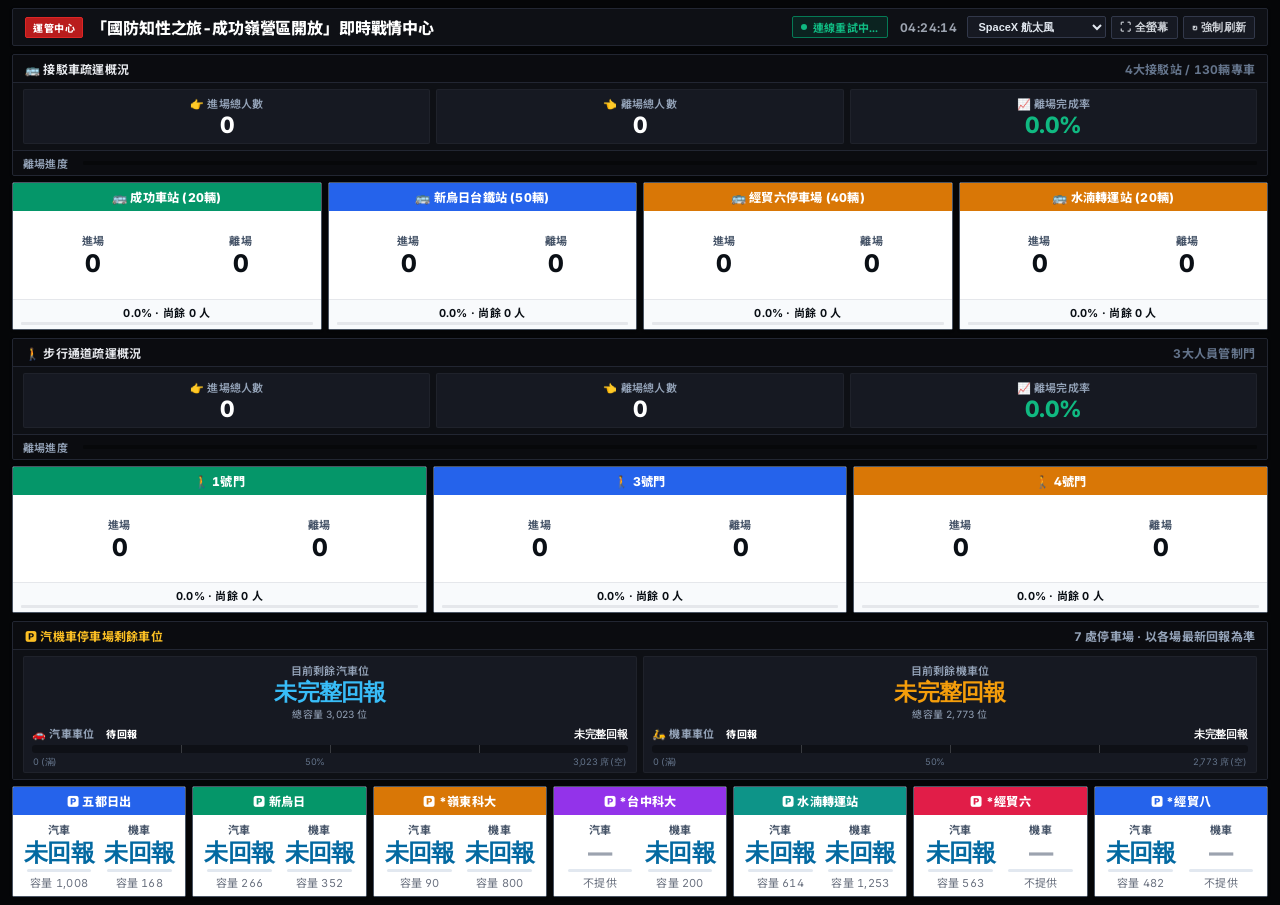
<file: theme-spacex-control.html>
<!DOCTYPE html>
<html lang="zh-TW">
<head>
  <meta charset="UTF-8">
  <meta name="viewport" content="width=device-width, initial-scale=1">
  <title>「國防知性之旅-成功嶺營區開放」即時戰情中心</title>
  <link rel="preconnect" href="https://fonts.googleapis.com">
  <link rel="preconnect" href="https://fonts.gstatic.com" crossorigin>
  <link href="https://fonts.googleapis.com/css2?family=Inter:wght@400;600;700;800;900&family=Noto+Sans+TC:wght@400;500;700;900&display=swap" rel="stylesheet">
  <style>
    :root {
      /* 預設基礎主題變數 (🇯🇵 日本鐵道 JR 指揮中樞風 - 標竿秩序與極致易讀) */
      --theme-bg: #101419;
      --theme-grid: linear-gradient(to right, rgba(255, 255, 255, 0.02) 1px, transparent 1px),
                    linear-gradient(to bottom, rgba(255, 255, 255, 0.02) 1px, transparent 1px);
      --theme-grid-size: 32px 32px;
      
      --theme-surface: #171E25;
      --theme-surface-inner: #212933;
      --theme-border: #2B3746;
      --theme-border-light: #3E4E63;
      
      --text-white: #FFFFFF;
      --text-muted: #94A3B8;
      --text-label: #475569;
      --text-dark: #0A0F15;
      
      --badge-bg: #047857;
      --badge-text: #FFFFFF;
      --badge-border: #065F46;
      
      --card-white: #FFFFFF;
      --card-border: #CBD5E1;
      --card-footer: #F8FAFC;
      --card-radius: 3px;
      
      --track-bg: #E2E8F0;
      --fill-default: #0369A1;
      --warning-color: #D97706;
      --danger-color: #DC2626;
      
      /* JR 鐵道路線色標 (高辨識度、極度清楚) */
      --mil-green: #15803D;   /* 山手線綠 (綠線) */
      --mil-blue: #0284C7;    /* 京濱東北藍 (藍線) */
      --mil-amber: #D97706;   /* 總武線琥珀 (黃線) */
      --mil-purple: #7C3AED;  /* 半藏門紫 (紫線) */
      --mil-teal: #0D9488;    /* 常磐線青 (步行) */
      --mil-wine: #DC2626;    /* 丸之內紅 (紅線) */
    }

    /* 🛡️ 主題 2：Palantir 國防深海鈦金風 (五角大廈與國防態勢感知) */
    body.theme-palantir {
      --theme-bg: #090E17;
      --theme-grid: radial-gradient(rgba(56, 189, 248, 0.08) 1px, transparent 1px);
      --theme-grid-size: 24px 24px;
      --theme-surface: #0F1726;
      --theme-surface-inner: #152238;
      --theme-border: #1E2E48;
      --theme-border-light: #2A4064;
      --badge-bg: #1E3A8A;
      --badge-text: #93C5FD;
      --badge-border: #2563EB;
      --card-radius: 4px;
      --mil-green: #065F46;
      --mil-blue: #1E40AF;
      --mil-amber: #92400E;
      --mil-purple: #581C87;
      --mil-teal: #0F766E;
      --mil-wine: #831843;
      --fill-default: #2563EB;
    }

    /* 🚀 主題 3：SpaceX 航太任務控制室黑魂風 (消光黑底、雷射精準) */
    body.theme-spacex {
      --theme-bg: #050608;
      --theme-grid: none;
      --theme-surface: #0E1015;
      --theme-surface-inner: #161922;
      --theme-border: #222632;
      --theme-border-light: #32384A;
      --badge-bg: #B91C1C;
      --badge-text: #FFFFFF;
      --badge-border: #DC2626;
      --card-radius: 2px;
      --card-border: #4B5563;
      --mil-green: #059669;
      --mil-blue: #2563EB;
      --mil-amber: #D97706;
      --mil-purple: #9333EA;
      --mil-teal: #0D9488;
      --mil-wine: #E11D48;
      --fill-default: #FFFFFF;
    }

    /* 🌲 主題 4：北歐智慧交通 ITS 工業風 (Volvo / 歐規交通調度) */
    body.theme-nordic {
      --theme-bg: #111827;
      --theme-grid: linear-gradient(to right, rgba(255, 255, 255, 0.03) 1px, transparent 1px),
                    linear-gradient(to bottom, rgba(255, 255, 255, 0.03) 1px, transparent 1px);
      --theme-grid-size: 28px 28px;
      --theme-surface: #1F2937;
      --theme-surface-inner: #374151;
      --theme-border: #4B5563;
      --theme-border-light: #6B7280;
      --badge-bg: #0F766E;
      --badge-text: #CCFBF1;
      --badge-border: #14B8A6;
      --card-radius: 6px;
      --mil-green: #047857;
      --mil-blue: #1D4ED8;
      --mil-amber: #B45309;
      --mil-purple: #6D28D9;
      --mil-teal: #0E7490;
      --mil-wine: #BE123C;
      --fill-default: #0284C7;
    }

    /* 🇨🇭 主題 5：瑞士極簡工藝風 (理性幾何、包浩斯排印) */
    body.theme-swiss {
      --theme-bg: #0C0D12;
      --theme-grid: linear-gradient(to right, rgba(255, 255, 255, 0.025) 1px, transparent 1px),
                    linear-gradient(to bottom, rgba(255, 255, 255, 0.025) 1px, transparent 1px);
      --theme-grid-size: 32px 32px;
      --theme-surface: #14161F;
      --theme-surface-inner: #1B1E2B;
      --theme-border: #262A38;
      --theme-border-light: #343A4E;
      --badge-bg: #181B26;
      --badge-text: #E2E8F0;
      --badge-border: #33394B;
      --card-radius: 3px;
      --mil-green: #065F46;
      --mil-blue: #1E40AF;
      --mil-amber: #92400E;
      --mil-purple: #581C87;
      --mil-teal: #0F766E;
      --mil-wine: #831843;
      --fill-default: #1D4ED8;
    }

    * {
      box-sizing: border-box;
      margin: 0;
      padding: 0;
      user-select: none;
      -webkit-tap-highlight-color: transparent;
    }

    body {
      background-color: var(--theme-bg);
      background-image: var(--theme-grid);
      background-size: var(--theme-grid-size);
      font-family: 'Inter', -apple-system, BlinkMacSystemFont, "Segoe UI", 'Noto Sans TC', sans-serif;
      color: var(--text-white);
      padding: 8px 12px;
      min-height: 100svh;
      width: 100%;
      margin: 0 auto;
      display: grid;
      grid-template-rows: auto repeat(3, 1fr);
      gap: 8px;
      overflow-x: hidden;
      font-feature-settings: "tnum" 1, "cv02" 1, "cv03" 1, "cv04" 1;
      font-variant-numeric: tabular-nums;
      letter-spacing: -0.01em;
    }

    /* 頂部導航列 */
    header {
      display: flex;
      justify-content: space-between;
      align-items: center;
      background: var(--theme-surface);
      border: 1px solid var(--theme-border);
      border-radius: var(--card-radius);
      padding: 6px 12px;
      box-shadow: 0 1px 3px rgba(0, 0, 0, 0.25);
      gap: 10px;
    }

    .header-title {
      display: flex;
      align-items: center;
      gap: 8px;
      min-width: 0;
    }

    .header-badge {
      background: var(--badge-bg);
      color: var(--badge-text);
      border: 1px solid var(--badge-border);
      font-size: 10px;
      font-weight: 800;
      padding: 2px 7px;
      border-radius: 2px;
      letter-spacing: 0.06em;
      white-space: nowrap;
      flex-shrink: 0;
    }

    h1 {
      font-size: clamp(14px, 1.25vw, 18px);
      font-weight: 800;
      color: #FFFFFF;
      letter-spacing: -0.01em;
      white-space: nowrap;
      overflow: hidden;
      text-overflow: ellipsis;
    }

    .header-status {
      display: flex;
      align-items: center;
      gap: 12px;
      font-size: 12px;
      font-weight: 600;
      color: var(--text-muted);
      margin-left: auto;
      flex-shrink: 0;
    }

    .live-indicator {
      display: flex;
      align-items: center;
      gap: 6px;
      background: rgba(5, 122, 85, 0.18);
      border: 1px solid #057A55;
      color: #10B981;
      padding: 2px 8px;
      border-radius: 2px;
      font-size: 11px;
      font-weight: 700;
      letter-spacing: 0.02em;
      white-space: nowrap;
    }

    .live-dot {
      width: 6px;
      height: 6px;
      border-radius: 50%;
      background-color: #10B981;
      animation: pulse 2s infinite ease-in-out;
    }

    @keyframes pulse {
      0% { opacity: 0.35; }
      50% { opacity: 1; }
      100% { opacity: 0.35; }
    }

    #currentTime {
      font-family: 'Inter', monospace;
      font-weight: 700;
      color: #9CA3AF;
      letter-spacing: 0.04em;
      font-size: 12px;
    }

    /* 📱 置頂控制按鈕列 (風格切換 / 全螢幕 / 旋轉 / 鏡像) */
    .floating-toolbar {
      display: flex;
      align-items: center;
      gap: 5px;
      flex-shrink: 0;
    }

    .theme-select {
      background: var(--theme-surface-inner);
      color: #E2E8F0;
      border: 1px solid var(--theme-border-light);
      padding: 3px 6px;
      border-radius: var(--card-radius);
      font-size: 11px;
      font-weight: 700;
      cursor: pointer;
      outline: none;
      transition: all 0.15s ease;
    }

    .theme-select:hover, .theme-select:focus {
      border-color: #94A3B8;
      background: var(--theme-surface);
    }

    .fab-btn {
      background: var(--theme-surface-inner);
      color: #D1D5DB;
      border: 1px solid var(--theme-border-light);
      padding: 3px 8px;
      border-radius: var(--card-radius);
      font-size: 11px;
      font-weight: 700;
      cursor: pointer;
      display: inline-flex;
      align-items: center;
      gap: 4px;
      transition: all 0.12s ease;
      white-space: nowrap;
      letter-spacing: 0.02em;
    }

    .fab-btn:hover, .fab-btn:active {
      background: #FFFFFF;
      color: #0B0F19;
      border-color: #FFFFFF;
    }

    .fab-btn.active {
      background: #DC2626;
      border-color: #B91C1C;
      color: #FFFFFF;
    }


    /* 區塊容器 */
    .section-container {
      display: grid;
      grid-template-rows: auto 1fr;
      gap: 6px;
      min-width: 0;
    }

    /* 大盤統計橫幅 */
    .summary-banner {
      background: var(--theme-surface);
      border: 1px solid var(--theme-border);
      border-radius: var(--card-radius);
      overflow: hidden;
      box-shadow: 0 1px 3px rgba(0, 0, 0, 0.2);
    }

    .banner-header {
      background: rgba(0, 0, 0, 0.25);
      padding: 5px 12px;
      font-size: 12px;
      font-weight: 700;
      color: #E5E7EB;
      border-bottom: 1px solid var(--theme-border);
      display: flex;
      justify-content: space-between;
      align-items: center;
      letter-spacing: 0.02em;
    }

    .banner-header.amber {
      color: #FBBF24;
    }

    .banner-metrics {
      display: grid;
      grid-template-columns: repeat(3, 1fr);
      padding: 6px 10px;
      gap: 6px;
      background: var(--theme-surface);
    }

    .metric-box {
      text-align: center;
      background: var(--theme-surface-inner);
      padding: 5px 8px;
      border-radius: var(--card-radius);
      border: 1px solid rgba(255, 255, 255, 0.04);
      display: flex;
      flex-direction: column;
      justify-content: center;
    }

    .metric-label {
      font-size: 11px;
      font-weight: 600;
      color: var(--text-muted);
      margin-bottom: 1px;
      white-space: nowrap;
      letter-spacing: 0.02em;
    }

    .metric-value {
      font-size: clamp(19px, 2.5vh, 28px);
      font-weight: 800;
      font-family: 'Inter', sans-serif;
      color: #FFFFFF;
      letter-spacing: -0.03em;
      line-height: 1.15;
    }

    .metric-value.rate { color: #10B981; }
    .metric-value.amber { color: #F59E0B; }
    .metric-value.blue { color: #38BDF8; }

    .metric-capacity {
      color: var(--text-muted);
      font-size: 10px;
      margin-top: 1px;
      letter-spacing: 0.02em;
    }

    /* 大盤總進度條 */
    .banner-progress-row {
      display: flex;
      align-items: center;
      padding: 4px 10px;
      background: rgba(0, 0, 0, 0.25);
      border-top: 1px solid var(--theme-border);
      gap: 8px;
    }

    .progress-label {
      font-size: 11px;
      font-weight: 600;
      color: var(--text-muted);
      min-width: 52px;
      white-space: nowrap;
      letter-spacing: 0.02em;
    }

    .progress-track {
      flex: 1;
      height: 4px;
      background: rgba(0, 0, 0, 0.35);
      border-radius: 1px;
      overflow: hidden;
      position: relative;
    }

    .progress-fill {
      height: 100%;
      background: var(--fill-default);
      border-radius: 1px;
      width: 0%;
      transition: width 0.5s cubic-bezier(0.4, 0, 0.2, 1);
    }

    .progress-fill.amber {
      background: #F59E0B;
    }

    /* 🅿️ 停車場大盤指標欄位 (雙欄: 汽車剩餘 / 機車剩餘) */
    #parkingSection .banner-metrics {
      grid-template-columns: repeat(2, 1fr);
    }

    /* 🅿️ 七處停車場單站微型圖像化跑條 */
    .parking-bar-track {
      height: 3px;
      background: #E2E8F0;
      border-radius: 1.5px;
      overflow: hidden;
      margin: 2px auto;
      width: 85%;
    }
    .parking-bar-fill {
      height: 100%;
      background: #0284C7;
      border-radius: 1.5px;
      width: 0%;
      transition: width 0.4s ease;
    }
    .parking-bar-fill.amber {
      background: #D97706;
    }
    .parking-bar-fill.warning {
      background: #EAB308 !important;
    }
    .parking-bar-fill.danger {
      background: #DC2626 !important;
    }

    /* 🅿️ 停車場大盤總數雙進度條 (分開汽車與機車剩餘) */
    .parking-progress-dual {
      display: grid;
      grid-template-columns: 1fr 1fr;
      gap: 12px;
      padding: 4px 10px;
    }

    .parking-progress-col {
      display: flex;
      flex-direction: column;
      gap: 4px;
      margin-top: 6px;
      min-width: 0;
    }

    .progress-sub-header {
      display: flex;
      justify-content: space-between;
      align-items: center;
      line-height: 1.2;
    }

    .progress-sub-header .progress-label {
      font-size: 11px;
      font-weight: 700;
      color: var(--text-muted);
      letter-spacing: 0.02em;
    }

    .progress-sub-header .progress-pct {
      font-size: 11px;
      font-weight: 700;
      color: #FFFFFF;
      font-family: 'Inter', sans-serif;
      font-variant-numeric: tabular-nums;
      display: flex;
      align-items: center;
      gap: 4px;
    }
    .progress-sub-title {
      display: flex;
      align-items: center;
      gap: 6px;
    }
    .status-pill {
      font-size: 10px;
      font-weight: 800;
      padding: 1px 6px;
      border-radius: 3px;
      line-height: 1.2;
      letter-spacing: 0.02em;
      transition: all 0.3s ease;
    }
    .status-pill.green {
      background: rgba(16, 185, 129, 0.2);
      color: #34D399;
      border: 1px solid rgba(16, 185, 129, 0.4);
    }
    .status-pill.yellow {
      background: rgba(245, 158, 11, 0.2);
      color: #FBBF24;
      border: 1px solid rgba(245, 158, 11, 0.4);
    }
    .status-pill.red {
      background: rgba(220, 38, 38, 0.25);
      color: #F87171;
      border: 1px solid rgba(220, 38, 38, 0.5);
    }
    .parking-progress-col .progress-track {
      flex: none;
      height: 8px;
      border-radius: 3px;
    }
    .progress-mark {
      position: absolute;
      top: 0;
      bottom: 0;
      width: 1px;
      background: rgba(255, 255, 255, 0.18);
      pointer-events: none;
    }
    .progress-scale {
      display: flex;
      justify-content: space-between;
      font-size: 9px;
      color: #64748B;
      font-family: 'Inter', sans-serif;
      line-height: 1.1;
      padding: 0 1px;
      user-select: none;
    }

    /* 卡片網格 */
    .cards-grid {
      display: grid;
      gap: 6px;
    }

    .grid-4 { grid-template-columns: repeat(4, 1fr); }
    .grid-3 { grid-template-columns: repeat(3, 1fr); }
    .grid-7 { grid-template-columns: repeat(7, minmax(0, 1fr)); }

    /* 單一站點與停車場卡片 - 白底黑字面盤 */
    .station-card {
      background: var(--card-white);
      border: 1px solid var(--card-border);
      border-radius: var(--card-radius);
      overflow: hidden;
      box-shadow: 0 1px 3px rgba(0, 0, 0, 0.12);
      display: flex;
      flex-direction: column;
      min-width: 0;
    }

    .card-header {
      padding: 5px 8px;
      font-size: clamp(11px, 0.95vw, 13px);
      font-weight: 800;
      color: #FFFFFF;
      text-align: center;
      letter-spacing: 0.02em;
      white-space: nowrap;
      overflow: hidden;
      text-overflow: ellipsis;
    }

    /* 色標對應各線 */
    .bg-green  { background: var(--mil-green); }
    .bg-blue   { background: var(--mil-blue); }
    .bg-amber  { background: var(--mil-amber); }
    .bg-purple { background: var(--mil-purple); }
    .bg-pink   { background: var(--mil-wine); }
    .bg-teal   { background: var(--mil-teal); }

    .card-body {
      display: grid;
      grid-template-columns: 1fr 1fr;
      padding: 6px 8px;
      gap: 4px;
      background: #FFFFFF;
      flex: 1;
      align-items: center;
    }

    .card-col {
      text-align: center;
      min-width: 0;
    }

    .card-col-label {
      font-size: 11px;
      font-weight: 700;
      color: var(--text-label);
      margin-bottom: 2px;
      letter-spacing: 0.03em;
    }

    .card-col-num {
      font-size: clamp(19px, 2.7vh, 27px);
      font-weight: 800;
      font-family: 'Inter', sans-serif;
      color: var(--text-dark);
      line-height: 1.15;
      letter-spacing: -0.03em;
      white-space: nowrap;
    }

    .card-col-num.remain {
      color: #0369A1;
    }

    .card-col-num.unavailable {
      color: #9CA3AF;
    }

    .parking-capacity {
      color: #6B7280;
      font-size: 11px;
      margin-top: 2px;
      white-space: nowrap;
      letter-spacing: 0.02em;
    }

    .card-footer {
      padding: 4px 8px;
      background: var(--card-footer);
      border-top: 1px solid #E5E7EB;
    }

    .card-status-text {
      font-size: 11px;
      font-weight: 700;
      color: var(--text-dark);
      text-align: center;
      margin-bottom: 2px;
      white-space: nowrap;
      letter-spacing: 0.02em;
    }

    .card-progress-track {
      height: 3px;
      background: #E5E7EB;
      border-radius: 1px;
      overflow: hidden;
    }

    .card-progress-fill {
      height: 100%;
      background: var(--fill-default);
      border-radius: 1px;
      width: 0%;
      transition: width 0.5s cubic-bezier(0.4, 0, 0.2, 1);
    }

    .card-progress-fill.warning { background: var(--warning-color) !important; }
    .card-progress-fill.danger  { background: var(--danger-color) !important; }

    footer {
      text-align: center;
      font-size: 11px;
      color: #6B7280;
      padding: 3px 0;
      letter-spacing: 0.03em;
    }

    /* ========================================================= */
    /* 📱 手機緊湊排版 (Landscape & Max-Height: 520px)   */
    /* ========================================================= */
    @media (max-width: 900px), (orientation: landscape) and (max-height: 520px) {
      body {
        padding: max(4px, env(safe-area-inset-top)) max(8px, env(safe-area-inset-right)) max(4px, env(safe-area-inset-bottom)) max(8px, env(safe-area-inset-left));
        grid-template-columns: 56fr 44fr;
        grid-template-rows: auto minmax(0, 1fr) minmax(0, 1fr);
        height: 100svh;
        gap: 5px;
        min-height: 100svh;
        overflow-y: auto;
        overflow-x: hidden;
      }

      header, #parkingSection, footer {
        grid-column: 1 / -1;
      }

      /* 緊湊型頂部列 */
      header {
        padding: 3px 8px;
        gap: 8px;
      }
      .header-badge {
        font-size: 9px;
        padding: 1px 5px;
      }
      h1 {
        font-size: 12px;
        letter-spacing: 0;
      }
      .header-status {
        gap: 6px;
        font-size: 11px;
      }
      .live-indicator {
        padding: 1px 6px;
        font-size: 10px;
        gap: 4px;
      }
      .live-dot {
        width: 5px;
        height: 5px;
      }
      #currentTime {
        font-size: 11px;
      }
      .theme-select {
        font-size: 10px;
        padding: 1px 4px;
      }
      .fab-btn {
        font-size: 10px;
        padding: 2px 6px;
        gap: 2px;
      }

      /* 區塊容器 */
      .section-container {
        gap: 4px;
      }

      /* 緊湊型大盤橫幅 */
      .summary-banner {
        border-radius: 2px;
      }
      .banner-header {
        padding: 2px 8px;
        font-size: 11px;
      }
      .banner-header > span:last-child {
        font-size: 9px !important;
      }
      .banner-metrics {
        padding: 3px 6px;
        gap: 4px;
      }
      .metric-box {
        padding: 2px 4px;
      }
      .metric-label {
        font-size: 9px;
        line-height: 1.1;
        margin-bottom: 1px;
      }
      .metric-value {
        font-size: 16px;
        line-height: 1.1;
      }
      .metric-capacity {
        font-size: 9px;
        line-height: 1;
      }
      .banner-progress-row {
        padding: 2px 8px;
        gap: 6px;
      }
      .parking-progress-dual {
        gap: 6px;
        padding: 2px 8px;
      }
      .progress-sub-header .progress-label,
      .progress-sub-header .progress-pct {
        font-size: 9px;
      }
      .progress-label {
        font-size: 9px;
        min-width: 42px;
      }
      .progress-track {
        height: 3px;
      }

      /* 卡片網格與卡身 */
      .cards-grid {
        gap: 4px;
      }
      .station-card {
        border-radius: 2px;
      }
      .card-header {
        padding: 2px 2px;
        font-size: 10px;
        line-height: 1.2;
        white-space: nowrap;
        overflow: hidden;
        text-overflow: ellipsis;
      }
      .card-body {
        padding: 3px 2px;
        gap: 2px;
      }
      .card-col-label {
        font-size: 9px;
        line-height: 1.1;
        margin-bottom: 1px;
      }
      .card-col-num {
        font-size: 16px;
        line-height: 1.1;
      }
      .card-footer {
        padding: 2px 4px;
      }
      .card-status-text {
        font-size: 9px;
        margin-bottom: 1px;
        line-height: 1.1;
      }
      .card-progress-track {
        height: 3px;
      }

      /* 🅿️ 停車場 7 處卡片專屬優化：乾淨對齊、無重疊 */
      #parkingSection .cards-grid {
        gap: 4px;
      }
      #parkingSection .card-header {
        font-size: 10px;
        padding: 2px 1px;
      }
      #parkingSection .card-body {
        display: grid;
        grid-template-columns: 1fr 1fr;
        padding: 2px 2px;
        gap: 2px;
      }
      #parkingSection .card-col {
        display: flex;
        flex-direction: column;
        align-items: center;
        justify-content: center;
      }
      #parkingSection .card-col-label {
        font-size: 9px;
      }
      #parkingSection .card-col-num {
        font-size: 14px;
        line-height: 1.15;
      }
      #parkingSection .parking-capacity {
        font-size: 9px;
        line-height: 1;
        margin-top: 1px;
      }

      footer {
        font-size: 9px;
        padding: 2px 0;
      }
    }

    /* 針對超薄高度螢幕 (Safari 網址列開啟，可視高度 < 350px) 保持順暢瀏覽 */
    @media (orientation: landscape) and (max-height: 350px) {
      body {
        gap: 3px;
        padding: 2px 5px;
      }
      .section-container {
        gap: 2px;
      }
      .card-col-num {
        font-size: 14px;
      }
      #parkingSection .card-col-num {
        font-size: 12px;
      }
      .metric-value {
        font-size: 14px;
      }
    }

    #liveText:empty { display: none; }
    .live-indicator:has(#liveText:empty) {
      padding: 0;
      background: none;
      border: 0;
    }

    @media (max-width: 900px), (orientation: landscape) and (max-height: 520px) {
      header { display: grid; grid-template-columns: minmax(0, 1fr) auto auto; }
      h1 { white-space: normal; overflow: visible; line-height: 1.2; }
      .header-title { gap: 5px; }
      .section-container { min-height: 0; grid-template-rows: auto minmax(0, 1fr); }
      .banner-progress-row { display: none; }
      .card-header { white-space: normal; text-overflow: clip; min-height: 28px; display: grid; align-items: center; }
      #parkingSection .card-header { min-height: 18px; }
      #parkingSection .metric-box {
        display: grid;
        grid-template-columns: auto 1fr auto;
        align-items: center;
        column-gap: 6px;
      }
      #parkingSection .metric-value { text-align: left; }
      .parking-progress-col { grid-column: 1 / -1; margin-top: 2px; gap: 2px; }
      .parking-progress-col .progress-label, .progress-scale { display: none; }
      .parking-progress-col .progress-track { height: 6px; }
      .progress-sub-header { flex-wrap: wrap; gap: 2px; }
      .theme-select { max-width: 145px; }
    }

    @media (orientation: portrait) and (max-width: 900px) {
      body {
        grid-template-columns: minmax(0, 1fr);
        grid-template-rows: auto minmax(0, 1fr) minmax(0, 1fr) auto;
        gap: 4px;
        padding: max(4px, env(safe-area-inset-top)) max(6px, env(safe-area-inset-right)) max(4px, env(safe-area-inset-bottom)) max(6px, env(safe-area-inset-left));
      }
      header { grid-template-columns: minmax(0, 1fr) auto; gap: 4px; }
      .header-title { grid-column: 1 / -1; }
      .header-status { grid-column: 2; grid-row: 2; margin-left: auto; }
      .floating-toolbar { grid-column: 1; grid-row: 2; width: auto; }
      .grid-4 { grid-template-columns: repeat(4, minmax(0, 1fr)); }
      #parkingSection .cards-grid { grid-template-columns: repeat(4, minmax(0, 1fr)); }
      #parkingSection .metric-box { grid-template-columns: 1fr auto; }
      #parkingSection .metric-capacity { grid-column: 1 / -1; text-align: left; }
      #parkingSection .metric-value { text-align: right; }
      #parkingNote { display: none; }
      #parkingSection .card-col { min-width: 0; }
      #parkingSection .parking-capacity { white-space: normal; max-width: 100%; text-align: center; }
      .progress-sub-header .progress-pct { font-size: 9px; }
      .card-col-num { font-size: 14px; }
      .theme-select { max-width: 135px; }
    }
  </style>
</head>
<body class="theme-jr">
  <!-- 頂部資訊列 -->
  <header>
    <div class="header-title">
      <span class="header-badge">運管中心</span>
      <h1>「國防知性之旅-成功嶺營區開放」即時戰情中心</h1>
    </div>
    <div class="header-status">
      <div class="live-indicator" id="liveBadge">
        <span class="live-dot"></span>
        <span id="liveText" role="status"></span>
      </div>
      <div id="currentTime">--:--:--</div>
    </div>
    <div class="floating-toolbar">
      <select id="themeSelector" class="theme-select" onchange="applyTheme(this.value)">
        <option value="jr" selected>JR 鐵道中樞風 (主版)</option>
        <option value="palantir">Palantir 國防風</option>
        <option value="spacex">SpaceX 航太風</option>
        <option value="nordic">北歐交通 ITS 風</option>
        <option value="swiss">瑞士工藝風</option>
      </select>
      <button id="fabFullscreen" class="fab-btn" onclick="toggleFullscreen()">⛶ 全螢幕</button>
      <button id="fabRefresh" class="fab-btn" onclick="forceRefresh()">↻ 強制刷新</button>
    </div>
  </header>

  <!-- ========================================== -->
  <!-- 🚌 段落一：接駁車疏運概況 -->
  <!-- ========================================== -->
  <div class="section-container">
    <div class="summary-banner">
      <div class="banner-header">
        <span>🚌 接駁車疏運概況</span>
        <span style="font-size: 12px; color: #64748B;">4大接駁站 / 130輛專車</span>
      </div>
      <div class="banner-metrics">
        <div class="metric-box">
          <div class="metric-label">👉 進場總人數</div>
          <div class="metric-value" id="busTotalIn">0</div>
        </div>
        <div class="metric-box">
          <div class="metric-label">👈 離場總人數</div>
          <div class="metric-value" id="busTotalOut">0</div>
        </div>
        <div class="metric-box">
          <div class="metric-label">📈 離場完成率</div>
          <div class="metric-value rate" id="busTotalRate">0.0%</div>
        </div>
      </div>
      <div class="banner-progress-row">
        <span class="progress-label">離場進度</span>
        <div class="progress-track">
          <div class="progress-fill" id="busMainBar"></div>
        </div>
      </div>
    </div>

    <!-- 4 大接駁車站卡片 -->
    <div class="cards-grid grid-4">
      <!-- 成功車站 -->
      <div class="station-card">
        <div class="card-header bg-green">🚌 成功車站 (20輛)</div>
        <div class="card-body">
          <div class="card-col">
            <div class="card-col-label">進場</div>
            <div class="card-col-num" id="bus1In">0</div>
          </div>
          <div class="card-col">
            <div class="card-col-label">離場</div>
            <div class="card-col-num" id="bus1Out">0</div>
          </div>
        </div>
        <div class="card-footer">
          <div class="card-status-text" id="bus1Status">0.0% · 尚餘 0 人</div>
          <div class="card-progress-track">
            <div class="card-progress-fill" id="bus1Bar"></div>
          </div>
        </div>
      </div>

      <!-- 新烏日台鐵站 -->
      <div class="station-card">
        <div class="card-header bg-blue">🚌 新烏日台鐵站 (50輛)</div>
        <div class="card-body">
          <div class="card-col">
            <div class="card-col-label">進場</div>
            <div class="card-col-num" id="bus2In">0</div>
          </div>
          <div class="card-col">
            <div class="card-col-label">離場</div>
            <div class="card-col-num" id="bus2Out">0</div>
          </div>
        </div>
        <div class="card-footer">
          <div class="card-status-text" id="bus2Status">0.0% · 尚餘 0 人</div>
          <div class="card-progress-track">
            <div class="card-progress-fill" id="bus2Bar"></div>
          </div>
        </div>
      </div>

      <!-- 經貿六停車場 -->
      <div class="station-card">
        <div class="card-header bg-amber">🚌 經貿六停車場 (40輛)</div>
        <div class="card-body">
          <div class="card-col">
            <div class="card-col-label">進場</div>
            <div class="card-col-num" id="bus3In">0</div>
          </div>
          <div class="card-col">
            <div class="card-col-label">離場</div>
            <div class="card-col-num" id="bus3Out">0</div>
          </div>
        </div>
        <div class="card-footer">
          <div class="card-status-text" id="bus3Status">0.0% · 尚餘 0 人</div>
          <div class="card-progress-track">
            <div class="card-progress-fill" id="bus3Bar"></div>
          </div>
        </div>
      </div>

      <!-- 水湳轉運站 -->
      <div class="station-card">
        <div class="card-header bg-amber">🚌 水湳轉運站 (20輛)</div>
        <div class="card-body">
          <div class="card-col">
            <div class="card-col-label">進場</div>
            <div class="card-col-num" id="bus4In">0</div>
          </div>
          <div class="card-col">
            <div class="card-col-label">離場</div>
            <div class="card-col-num" id="bus4Out">0</div>
          </div>
        </div>
        <div class="card-footer">
          <div class="card-status-text" id="bus4Status">0.0% · 尚餘 0 人</div>
          <div class="card-progress-track">
            <div class="card-progress-fill" id="bus4Bar"></div>
          </div>
        </div>
      </div>
    </div>
  </div>

  <!-- ========================================== -->
  <!-- 🚶 段落二：步行通道疏運概況 -->
  <!-- ========================================== -->
  <div class="section-container">
    <div class="summary-banner">
      <div class="banner-header">
        <span>🚶 步行通道疏運概況</span>
        <span style="font-size: 12px; color: #64748B;">3大人員管制門</span>
      </div>
      <div class="banner-metrics">
        <div class="metric-box">
          <div class="metric-label">👉 進場總人數</div>
          <div class="metric-value" id="walkTotalIn">0</div>
        </div>
        <div class="metric-box">
          <div class="metric-label">👈 離場總人數</div>
          <div class="metric-value" id="walkTotalOut">0</div>
        </div>
        <div class="metric-box">
          <div class="metric-label">📈 離場完成率</div>
          <div class="metric-value rate" id="walkTotalRate">0.0%</div>
        </div>
      </div>
      <div class="banner-progress-row">
        <span class="progress-label">離場進度</span>
        <div class="progress-track">
          <div class="progress-fill" id="walkMainBar"></div>
        </div>
      </div>
    </div>

    <!-- 3 大步行門卡片 -->
    <div class="cards-grid grid-3">
      <!-- 1號門 -->
      <div class="station-card">
        <div class="card-header bg-green">🚶 1號門</div>
        <div class="card-body">
          <div class="card-col">
            <div class="card-col-label">進場</div>
            <div class="card-col-num" id="walk1In">0</div>
          </div>
          <div class="card-col">
            <div class="card-col-label">離場</div>
            <div class="card-col-num" id="walk1Out">0</div>
          </div>
        </div>
        <div class="card-footer">
          <div class="card-status-text" id="walk1Status">0.0% · 尚餘 0 人</div>
          <div class="card-progress-track">
            <div class="card-progress-fill" id="walk1Bar"></div>
          </div>
        </div>
      </div>

      <!-- 3號門 -->
      <div class="station-card">
        <div class="card-header bg-blue">🚶 3號門</div>
        <div class="card-body">
          <div class="card-col">
            <div class="card-col-label">進場</div>
            <div class="card-col-num" id="walk2In">0</div>
          </div>
          <div class="card-col">
            <div class="card-col-label">離場</div>
            <div class="card-col-num" id="walk2Out">0</div>
          </div>
        </div>
        <div class="card-footer">
          <div class="card-status-text" id="walk2Status">0.0% · 尚餘 0 人</div>
          <div class="card-progress-track">
            <div class="card-progress-fill" id="walk2Bar"></div>
          </div>
        </div>
      </div>

      <!-- 4號門 -->
      <div class="station-card">
        <div class="card-header bg-amber">🚶 4號門</div>
        <div class="card-body">
          <div class="card-col">
            <div class="card-col-label">進場</div>
            <div class="card-col-num" id="walk3In">0</div>
          </div>
          <div class="card-col">
            <div class="card-col-label">離場</div>
            <div class="card-col-num" id="walk3Out">0</div>
          </div>
        </div>
        <div class="card-footer">
          <div class="card-status-text" id="walk3Status">0.0% · 尚餘 0 人</div>
          <div class="card-progress-track">
            <div class="card-progress-fill" id="walk3Bar"></div>
          </div>
        </div>
      </div>
    </div>
  </div>

  <!-- ========================================== -->
  <!-- 🅿️ 段落三：六大停車場車位即時監控 (總容量 3,000 席) -->
  <!-- ========================================== -->
  <div class="section-container" id="parkingSection">
    <div class="summary-banner">
      <div class="banner-header amber">
        <span>🅿️ 汽機車停車場剩餘車位</span>
        <span style="font-size: 12px; color: #94A3B8;" id="parkingNote">7 處停車場 · 以各場最新回報為準</span>
      </div>
      <div class="banner-metrics">
        <div class="metric-box"><div class="metric-label">目前剩餘汽車位</div><div class="metric-value blue" id="parkTotalCars">未完整回報</div><div class="metric-capacity">總容量 3,023 位</div>
          <div class="parking-progress-col">
          <div class="progress-sub-header">
            <div class="progress-sub-title">
              <span class="progress-label">🚗 汽車車位</span>
              <span class="status-pill" id="parkingCarsBadge">待回報</span>
            </div>
            <span class="progress-pct" id="parkingCarsRateText">未完整回報</span>
          </div>
          <div class="progress-track">
            <div class="progress-fill" id="parkingCarsBar"></div>
            <div class="progress-mark" style="left: 25%;"></div>
            <div class="progress-mark" style="left: 50%;"></div>
            <div class="progress-mark" style="left: 75%;"></div>
          </div>
          <div class="progress-scale">
            <span>0 (滿)</span>
            <span>50%</span>
            <span>3,023 席 (空)</span>
          </div>
          </div></div>
        <div class="metric-box"><div class="metric-label">目前剩餘機車位</div><div class="metric-value amber" id="parkTotalMotorcycles">未完整回報</div><div class="metric-capacity">總容量 2,773 位</div>
          <div class="parking-progress-col">
          <div class="progress-sub-header">
            <div class="progress-sub-title">
              <span class="progress-label">🛵 機車車位</span>
              <span class="status-pill" id="parkingMotoBadge">待回報</span>
            </div>
            <span class="progress-pct" id="parkingMotoRateText">未完整回報</span>
          </div>
          <div class="progress-track">
            <div class="progress-fill amber" id="parkingMotoBar"></div>
            <div class="progress-mark" style="left: 25%;"></div>
            <div class="progress-mark" style="left: 50%;"></div>
            <div class="progress-mark" style="left: 75%;"></div>
          </div>
          <div class="progress-scale">
            <span>0 (滿)</span>
            <span>50%</span>
            <span>2,773 席 (空)</span>
          </div>
          </div></div>
        <span id="parkReported" style="display:none;">0/7 處</span>
      </div>

    </div>
    <div class="cards-grid grid-7">
      <div class="station-card">
        <div class="card-header bg-blue">🅿️ 五都日出</div>
        <div class="card-body">
          <div class="card-col"><div class="card-col-label">汽車</div><div class="card-col-num remain" id="park1Cars">未回報</div><div class="parking-bar-track"><div class="parking-bar-fill" id="lotCarBar1"></div></div><div class="parking-capacity">容量 1,008</div></div>
          <div class="card-col"><div class="card-col-label">機車</div><div class="card-col-num remain" id="park1Motorcycles">未回報</div><div class="parking-bar-track"><div class="parking-bar-fill amber" id="lotMotoBar1"></div></div><div class="parking-capacity">容量 168</div></div>
        </div>
      </div>
      <div class="station-card">
        <div class="card-header bg-green">🅿️ 新烏日</div>
        <div class="card-body">
          <div class="card-col"><div class="card-col-label">汽車</div><div class="card-col-num remain" id="park2Cars">未回報</div><div class="parking-bar-track"><div class="parking-bar-fill" id="lotCarBar2"></div></div><div class="parking-capacity">容量 266</div></div>
          <div class="card-col"><div class="card-col-label">機車</div><div class="card-col-num remain" id="park2Motorcycles">未回報</div><div class="parking-bar-track"><div class="parking-bar-fill amber" id="lotMotoBar2"></div></div><div class="parking-capacity">容量 352</div></div>
        </div>
      </div>
      <div class="station-card">
        <div class="card-header bg-amber">🅿️ *嶺東科大</div>
        <div class="card-body">
          <div class="card-col"><div class="card-col-label">汽車</div><div class="card-col-num remain" id="park3Cars">未回報</div><div class="parking-bar-track"><div class="parking-bar-fill" id="lotCarBar3"></div></div><div class="parking-capacity">容量 90</div></div>
          <div class="card-col"><div class="card-col-label">機車</div><div class="card-col-num remain" id="park3Motorcycles">未回報</div><div class="parking-bar-track"><div class="parking-bar-fill amber" id="lotMotoBar3"></div></div><div class="parking-capacity">容量 800</div></div>
        </div>
      </div>
      <div class="station-card">
        <div class="card-header bg-purple">🅿️ *台中科大</div>
        <div class="card-body">
          <div class="card-col"><div class="card-col-label">汽車</div><div class="card-col-num remain unavailable" id="park4Cars">—</div><div class="parking-bar-track"><div class="parking-bar-fill" id="lotCarBar4"></div></div><div class="parking-capacity">不提供</div></div>
          <div class="card-col"><div class="card-col-label">機車</div><div class="card-col-num remain" id="park4Motorcycles">未回報</div><div class="parking-bar-track"><div class="parking-bar-fill amber" id="lotMotoBar4"></div></div><div class="parking-capacity">容量 200</div></div>
        </div>
      </div>
      <div class="station-card">
        <div class="card-header bg-teal">🅿️ 水湳轉運站</div>
        <div class="card-body">
          <div class="card-col"><div class="card-col-label">汽車</div><div class="card-col-num remain" id="park5Cars">未回報</div><div class="parking-bar-track"><div class="parking-bar-fill" id="lotCarBar5"></div></div><div class="parking-capacity">容量 614</div></div>
          <div class="card-col"><div class="card-col-label">機車</div><div class="card-col-num remain" id="park5Motorcycles">未回報</div><div class="parking-bar-track"><div class="parking-bar-fill amber" id="lotMotoBar5"></div></div><div class="parking-capacity">容量 1,253</div></div>
        </div>
      </div>
      <div class="station-card">
        <div class="card-header bg-pink">🅿️ *經貿六</div>
        <div class="card-body">
          <div class="card-col"><div class="card-col-label">汽車</div><div class="card-col-num remain" id="park6Cars">未回報</div><div class="parking-bar-track"><div class="parking-bar-fill" id="lotCarBar6"></div></div><div class="parking-capacity">容量 563</div></div>
          <div class="card-col"><div class="card-col-label">機車</div><div class="card-col-num remain unavailable" id="park6Motorcycles">—</div><div class="parking-bar-track"><div class="parking-bar-fill amber" id="lotMotoBar6"></div></div><div class="parking-capacity">不提供</div></div>
        </div>
      </div>
      <div class="station-card">
        <div class="card-header bg-blue">🅿️ *經貿八</div>
        <div class="card-body">
          <div class="card-col"><div class="card-col-label">汽車</div><div class="card-col-num remain" id="park7Cars">未回報</div><div class="parking-bar-track"><div class="parking-bar-fill" id="lotCarBar7"></div></div><div class="parking-capacity">容量 482</div></div>
          <div class="card-col"><div class="card-col-label">機車</div><div class="card-col-num remain unavailable" id="park7Motorcycles">—</div><div class="parking-bar-track"><div class="parking-bar-fill amber" id="lotMotoBar7"></div></div><div class="parking-capacity">不提供</div></div>
        </div>
      </div>
    </div>
  </div>



  <script>
    const SPREADSHEET_ID = "1SOb3pPSJoxGorKtGzcQuYh3FgNAN3UGD68TE5qR679w";

    const PARKING_LOTS = [
  {
    "name": "五都日出",
    "cars": 1008,
    "motorcycles": 168
  },
  {
    "name": "新烏日",
    "cars": 266,
    "motorcycles": 352
  },
  {
    "name": "*嶺東科大",
    "cars": 90,
    "motorcycles": 800
  },
  {
    "name": "*台中科大",
    "cars": 0,
    "motorcycles": 200
  },
  {
    "name": "水湳轉運站",
    "cars": 614,
    "motorcycles": 1253
  },
  {
    "name": "*經貿六",
    "cars": 563,
    "motorcycles": 0
  },
  {
    "name": "*經貿八",
    "cars": 482,
    "motorcycles": 0
  }
];

    function formatNumber(num) {
      return Number(num || 0).toLocaleString('en-US');
    }

    function calcRate(totalCap, currentUsed) {
      if (!totalCap || totalCap <= 0) return { pctText: "0.0%", pctNum: 0, remain: 0 };
      const pct = Math.min(100, Math.round((currentUsed / totalCap) * 1000) / 10);
      const remain = Math.max(0, totalCap - currentUsed);
      return {
        pctText: pct.toFixed(1) + "%",
        pctNum: pct,
        remain: remain
      };
    }

    function updateClock() {
      const now = new Date();
      const hours = String(now.getHours()).padStart(2, '0');
      const minutes = String(now.getMinutes()).padStart(2, '0');
      const seconds = String(now.getSeconds()).padStart(2, '0');
      document.getElementById('currentTime').textContent = `${hours}:${minutes}:${seconds}`;
    }
    setInterval(updateClock, 1000);
    updateClock();

    // 🏆 JSONP 回呼函式：100% 繞過任何瀏覽器 CORS / file 協議限制！
    window.onGvizData = function(data) {
      try {
        if (!data || data.status === 'error' || !data.table || !data.table.rows) {
          document.getElementById('liveText').textContent = '讀取失敗，請確認看板分頁與共用權限';
          return;
        }
        const rows = data.table.rows;

        const getVal = (r, c) => {
          try {
            if (!rows[r] || !rows[r].c || !rows[r].c[c]) return 0;
            const cell = rows[r].c[c];
            if (typeof cell.v === 'number') return cell.v;
            const parsed = parseFloat(cell.v || cell.f || 0);
            return isNaN(parsed) ? 0 : parsed;
          } catch(e) { return 0; }
        };

        // 🔍 動態語意定位：動態尋找各區塊數據所在列，100% 防止 Google Sheets 空行過濾造成的列號位移！
        let busStationsRow = 5;
        let walkTotalRow = 9;
        let walkStationsRow = 14;
        let parkTotalRow = null;
        let parkLotsRow = null;

        rows.forEach((r, idx) => {
          if (!r || !r.c || !r.c[0]) return;
          const text = String(r.c[0].v || r.c[0].f || '');
          if (text.includes('接駁車站即時數據') && rows[idx + 3]) {
            busStationsRow = idx + 3;
          } else if (text.includes('步行通道疏運概況') && rows[idx + 2]) {
            walkTotalRow = idx + 2;
          } else if (text.includes('步行通道即時數據') && rows[idx + 3]) {
            walkStationsRow = idx + 3;
          } else if (text.includes('汽機車停車場剩餘車位') && rows[idx + 2]) {
            parkTotalRow = idx + 2;
          } else if (text.includes('各停車場即時剩餘車位（7處）') && rows[idx + 3]) {
            parkLotsRow = idx + 3;
          }
        });

        // ==========================================
        // 1. 接駁車站點數據 (動態定位：busStationsRow)
        // ==========================================
        const b1In = getVal(busStationsRow, 0);
        const b1Out = getVal(busStationsRow, 3);
        const b2In = getVal(busStationsRow, 6);
        const b2Out = getVal(busStationsRow, 9);
        const b3In = getVal(busStationsRow, 12);
        const b3Out = getVal(busStationsRow, 15);
        const b4In = getVal(busStationsRow, 18);
        const b4Out = getVal(busStationsRow, 21);

        // 接駁車大盤 (Row 0)
        const busTotalIn = getVal(0, 0) || (b1In + b2In + b3In + b4In);
        const busTotalOut = getVal(0, 8) || (b1Out + b2Out + b3Out + b4Out);
        const busRate = calcRate(busTotalIn, busTotalOut);

        document.getElementById('busTotalIn').textContent = formatNumber(busTotalIn);
        document.getElementById('busTotalOut').textContent = formatNumber(busTotalOut);
        document.getElementById('busTotalRate').textContent = busRate.pctText;
        document.getElementById('busMainBar').style.width = busRate.pctNum + "%";

        const updateStationCard = (prefix, inVal, outVal) => {
          document.getElementById(`${prefix}In`).textContent = formatNumber(inVal);
          document.getElementById(`${prefix}Out`).textContent = formatNumber(outVal);
          const r = calcRate(inVal, outVal);
          document.getElementById(`${prefix}Status`).textContent = `${r.pctText} · 餘${formatNumber(r.remain)}人`;
          document.getElementById(`${prefix}Bar`).style.width = r.pctNum + "%";
        };

        updateStationCard('bus1', b1In, b1Out);
        updateStationCard('bus2', b2In, b2Out);
        updateStationCard('bus3', b3In, b3Out);
        updateStationCard('bus4', b4In, b4Out);

        // ==========================================
        // 2. 步行通道數據 (動態定位：walkStationsRow & walkTotalRow)
        // ==========================================
        const w1In = getVal(walkStationsRow, 0);
        const w1Out = getVal(walkStationsRow, 4);
        const w2In = getVal(walkStationsRow, 8);
        const w2Out = getVal(walkStationsRow, 12);
        const w3In = getVal(walkStationsRow, 16);
        const w3Out = getVal(walkStationsRow, 20);

        // 步行大盤
        const walkTotalIn = getVal(walkTotalRow, 0) || (w1In + w2In + w3In);
        const walkTotalOut = getVal(walkTotalRow, 8) || (w1Out + w2Out + w3Out);
        const walkRate = calcRate(walkTotalIn, walkTotalOut);

        document.getElementById('walkTotalIn').textContent = formatNumber(walkTotalIn);
        document.getElementById('walkTotalOut').textContent = formatNumber(walkTotalOut);
        document.getElementById('walkTotalRate').textContent = walkRate.pctText;
        document.getElementById('walkMainBar').style.width = walkRate.pctNum + "%";

        updateStationCard('walk1', w1In, w1Out);
        updateStationCard('walk2', w2In, w2Out);
        updateStationCard('walk3', w3In, w3Out);

        // ==========================================
        // 3. 六大停車場數據 (動態定位：parkTotalRow, parkLotsRow)
        // ==========================================
        // 舊版已停數不可解讀成剩餘數；須同時找到新版標題。
        const parkingReady = parkTotalRow !== null && parkLotsRow !== null;
        const getRemaining = (r, c) => {
          const cell = rows[r]?.c?.[c];
          const raw = cell?.v ?? cell?.f;
          if (raw === null || raw === undefined || String(raw).trim() === '') return null;
          const value = Number(String(raw).replace(/,/g, ''));
          return Number.isSafeInteger(value) && value >= 0 ? value : null;
        };
        const showRemaining = (id, value, missing) => {
          document.getElementById(id).textContent = value === null ? missing : formatNumber(value);
        };
        let reported = 0;
        let carsComplete = parkingReady;
        let motorcyclesComplete = parkingReady;
        PARKING_LOTS.forEach((lot, i) => {
          const cars = lot.cars === 0 ? 0 : parkingReady ? getRemaining(parkLotsRow, i * 4) : null;
          const motorcycles = lot.motorcycles === 0 ? 0 : parkingReady ? getRemaining(parkLotsRow, i * 4 + 2) : null;
          if (lot.cars > 0) showRemaining('park' + (i + 1) + 'Cars', cars, '未回報');
          if (lot.motorcycles > 0) showRemaining('park' + (i + 1) + 'Motorcycles', motorcycles, '未回報');
          if (cars === null) carsComplete = false;
          if (motorcycles === null) motorcyclesComplete = false;
          if (parkingReady && cars !== null && motorcycles !== null) reported++;

          // 🅿️ 單站圖像化剩餘跑條即時更新
          const carBar = document.getElementById('lotCarBar' + (i + 1));
          if (carBar) {
            if (lot.cars === 0) {
              carBar.style.width = '0%';
              carBar.className = 'parking-bar-fill';
            } else if (cars !== null) {
              const pct = Math.min(100, Math.max(0, Math.round((cars / lot.cars) * 100)));
              carBar.style.width = pct + '%';
              carBar.className = pct <= 10 ? 'parking-bar-fill danger' : pct <= 30 ? 'parking-bar-fill warning' : 'parking-bar-fill';
            } else {
              carBar.style.width = '0%';
              carBar.className = 'parking-bar-fill';
            }
          }

          const motoBar = document.getElementById('lotMotoBar' + (i + 1));
          if (motoBar) {
            if (lot.motorcycles === 0) {
              motoBar.style.width = '0%';
              motoBar.className = 'parking-bar-fill';
            } else if (motorcycles !== null) {
              const pct = Math.min(100, Math.max(0, Math.round((motorcycles / lot.motorcycles) * 100)));
              motoBar.style.width = pct + '%';
              motoBar.className = pct <= 10 ? 'parking-bar-fill danger' : pct <= 30 ? 'parking-bar-fill warning' : 'parking-bar-fill amber';
            } else {
              motoBar.style.width = '0%';
              motoBar.className = 'parking-bar-fill';
            }
          }
        });
        showRemaining('parkTotalCars', carsComplete ? getRemaining(parkTotalRow, 0) : null, '未完整回報');
        showRemaining('parkTotalMotorcycles', motorcyclesComplete ? getRemaining(parkTotalRow, 8) : null, '未完整回報');
        document.getElementById('parkReported').textContent = reported + '/7 處';
        document.getElementById('parkingNote').textContent = parkingReady
          ? '7 處停車場 · 以各場最新回報為準'
          : '7 處停車場資料等待更新';

        // 🅿️ 下方停車場大盤總數進度條 (汽車總容量 3,023 / 機車總容量 2,773)
        const totalCarsVal = carsComplete ? getRemaining(parkTotalRow, 0) : null;
        const totalMotoVal = motorcyclesComplete ? getRemaining(parkTotalRow, 8) : null;

        const carsBarEl = document.getElementById('parkingCarsBar');
        const carsTextEl = document.getElementById('parkingCarsRateText');
        if (carsBarEl && carsTextEl) {
          if (totalCarsVal !== null) {
            const carsPct = Math.min(100, Math.max(0, Math.round((totalCarsVal / 3023) * 1000) / 10));
            carsBarEl.style.width = carsPct + "%";
            carsTextEl.textContent = "剩餘 " + carsPct.toFixed(1) + "% (" + formatNumber(totalCarsVal) + " 席可用)";
            const carsBadge = document.getElementById('parkingCarsBadge');
            if (carsPct <= 10) {
              carsBarEl.className = 'progress-fill danger';
              if (carsBadge) { carsBadge.className = 'status-pill red'; carsBadge.textContent = carsPct === 0 ? '已客滿' : '告急'; }
            } else if (carsPct <= 30) {
              carsBarEl.className = 'progress-fill warning';
              if (carsBadge) { carsBadge.className = 'status-pill yellow'; carsBadge.textContent = '吃緊'; }
            } else {
              carsBarEl.className = 'progress-fill';
              if (carsBadge) { carsBadge.className = 'status-pill green'; carsBadge.textContent = '充足'; }
            }
          } else {
            carsBarEl.style.width = "0%";
            carsTextEl.textContent = "未完整回報";
            carsBarEl.className = 'progress-fill';
            const carsBadge = document.getElementById('parkingCarsBadge');
            if (carsBadge) { carsBadge.className = 'status-pill'; carsBadge.textContent = '待回報'; }
          }
        }

        const motoBarEl = document.getElementById('parkingMotoBar');
        const motoTextEl = document.getElementById('parkingMotoRateText');
        if (motoBarEl && motoTextEl) {
          if (totalMotoVal !== null) {
            const motoPct = Math.min(100, Math.max(0, Math.round((totalMotoVal / 2773) * 1000) / 10));
            motoBarEl.style.width = motoPct + "%";
            motoTextEl.textContent = "剩餘 " + motoPct.toFixed(1) + "% (" + formatNumber(totalMotoVal) + " 席可用)";
            const motoBadge = document.getElementById('parkingMotoBadge');
            if (motoPct <= 10) {
              motoBarEl.className = 'progress-fill danger';
              if (motoBadge) { motoBadge.className = 'status-pill red'; motoBadge.textContent = motoPct === 0 ? '已客滿' : '告急'; }
            } else if (motoPct <= 30) {
              motoBarEl.className = 'progress-fill warning';
              if (motoBadge) { motoBadge.className = 'status-pill yellow'; motoBadge.textContent = '吃緊'; }
            } else {
              motoBarEl.className = 'progress-fill amber';
              if (motoBadge) { motoBadge.className = 'status-pill green'; motoBadge.textContent = '充足'; }
            }
          } else {
            motoBarEl.style.width = "0%";
            motoTextEl.textContent = "未完整回報";
            motoBarEl.className = 'progress-fill amber';
            const motoBadge = document.getElementById('parkingMotoBadge');
            if (motoBadge) { motoBadge.className = 'status-pill'; motoBadge.textContent = '待回報'; }
          }
        }

        document.getElementById('liveBadge').className = 'live-indicator';
        document.getElementById('liveText').textContent = '';
      } catch (err) {
        document.getElementById('liveText').textContent = '更新失敗，正在重試...';
        console.warn("更新異常:", err);
      }
    };

    // 🚀 JSONP 輪詢器：動態插入 Script 標籤，不受任何網域與檔案協議限制！
    function requestGvizData() {
      const oldScript = document.getElementById('gvizScript');
      if (oldScript) {
        oldScript.remove();
      }
      const script = document.createElement('script');
      script.id = 'gvizScript';
      script.src = `https://docs.google.com/spreadsheets/d/${SPREADSHEET_ID}/gviz/tq?tqx=responseHandler:onGvizData&sheet=${encodeURIComponent("總即時戰情看板")}&_t=${Date.now()}`;
      script.onerror = function() {
        document.getElementById('liveText').textContent = '連線重試中...';
      };
      document.head.appendChild(script);
    }

    // 立即載入並每 3 秒自動請求
    requestGvizData();
    setInterval(requestGvizData, 3000);

    // ⛶ 全螢幕切換功能 (相容 Windows / Android 原生全螢幕，iPhone 貼心提示)
    function toggleFullscreen() {
      const docEl = document.documentElement;
      const isFullscreen = document.fullscreenElement || document.webkitFullscreenElement;

      if (!isFullscreen) {
        if (docEl.requestFullscreen) {
          docEl.requestFullscreen().catch(() => {});
        } else if (docEl.webkitRequestFullscreen) {
          docEl.webkitRequestFullscreen();
        } else {
          alert("💡 iPhone 提示：\n因 iOS 系統安全限制，請點擊 Safari 下方「分享」按鈕 ➔ 選擇「加入主畫面」，即可享有 100% 滿版無邊框的真全螢幕體驗！");
        }
      } else {
        if (document.exitFullscreen) {
          document.exitFullscreen();
        } else if (document.webkitExitFullscreen) {
          document.webkitExitFullscreen();
        }
      }
    }

    document.addEventListener('fullscreenchange', () => {
      const btn = document.getElementById('fabFullscreen');
      if (btn) btn.classList.toggle('active', !!document.fullscreenElement);
    });

    // 先清除 githack 快取，再重新載入看板與即時資料。
    async function forceRefresh() {
      const btn = document.getElementById('fabRefresh');
      if (btn.disabled) return;
      btn.disabled = true;
      btn.textContent = '↻ 刷新中…';
      const controller = new AbortController();
      const timeout = setTimeout(() => controller.abort(), 8000);
      try {
        const url = new URL(window.location.href);
        if (url.hostname === 'raw.githack.com' || url.hostname === 'rawcdn.githack.com') {
          const source = new URL(url);
          source.search = '';
          source.hash = '';
          const response = await fetch('/purge?url=' + encodeURIComponent(source.href), {
            method: 'DELETE', cache: 'no-store', signal: controller.signal
          });
          if (!response.ok) throw new Error('Cache purge failed');
        }
        if (url.protocol === 'file:') {
          window.location.reload();
        } else {
          url.searchParams.set('_refresh', Date.now().toString());
          window.location.replace(url.href);
        }
      } catch (error) {
        document.getElementById('liveText').textContent = '刷新失敗，請重試';
        btn.disabled = false;
        btn.textContent = '↻ 強制刷新';
      } finally {
        clearTimeout(timeout);
      }
    }

    // 🎨 五大國際頂尖戰情主題動態切換系統
    function getThemeParam() {
      try {
        const urlParams = new URLSearchParams(window.location.search);
        return urlParams.get('theme') || localStorage.getItem('bus_dashboard_theme') || 'jr';
      } catch (e) {
        return 'jr';
      }
    }

    function applyTheme(themeName) {
      const validThemes = ['jr', 'palantir', 'spacex', 'nordic', 'swiss'];
      if (!validThemes.includes(themeName)) themeName = 'jr';
      if (typeof document !== 'undefined' && document.body && document.body.classList) {
        document.body.classList.remove('theme-jr', 'theme-palantir', 'theme-spacex', 'theme-nordic', 'theme-swiss');
        document.body.classList.add('theme-' + themeName);
      }
      try {
        if (typeof localStorage !== 'undefined' && localStorage.setItem) {
          localStorage.setItem('bus_dashboard_theme', themeName);
        }
      } catch (e) {}
      if (typeof document !== 'undefined' && document.getElementById) {
        const sel = document.getElementById('themeSelector');
        if (sel) sel.value = themeName;
      }
    }

    // 頁面載入立即套用主題
    applyTheme('spacex');
  </script>
</body>
</html>
</file>
